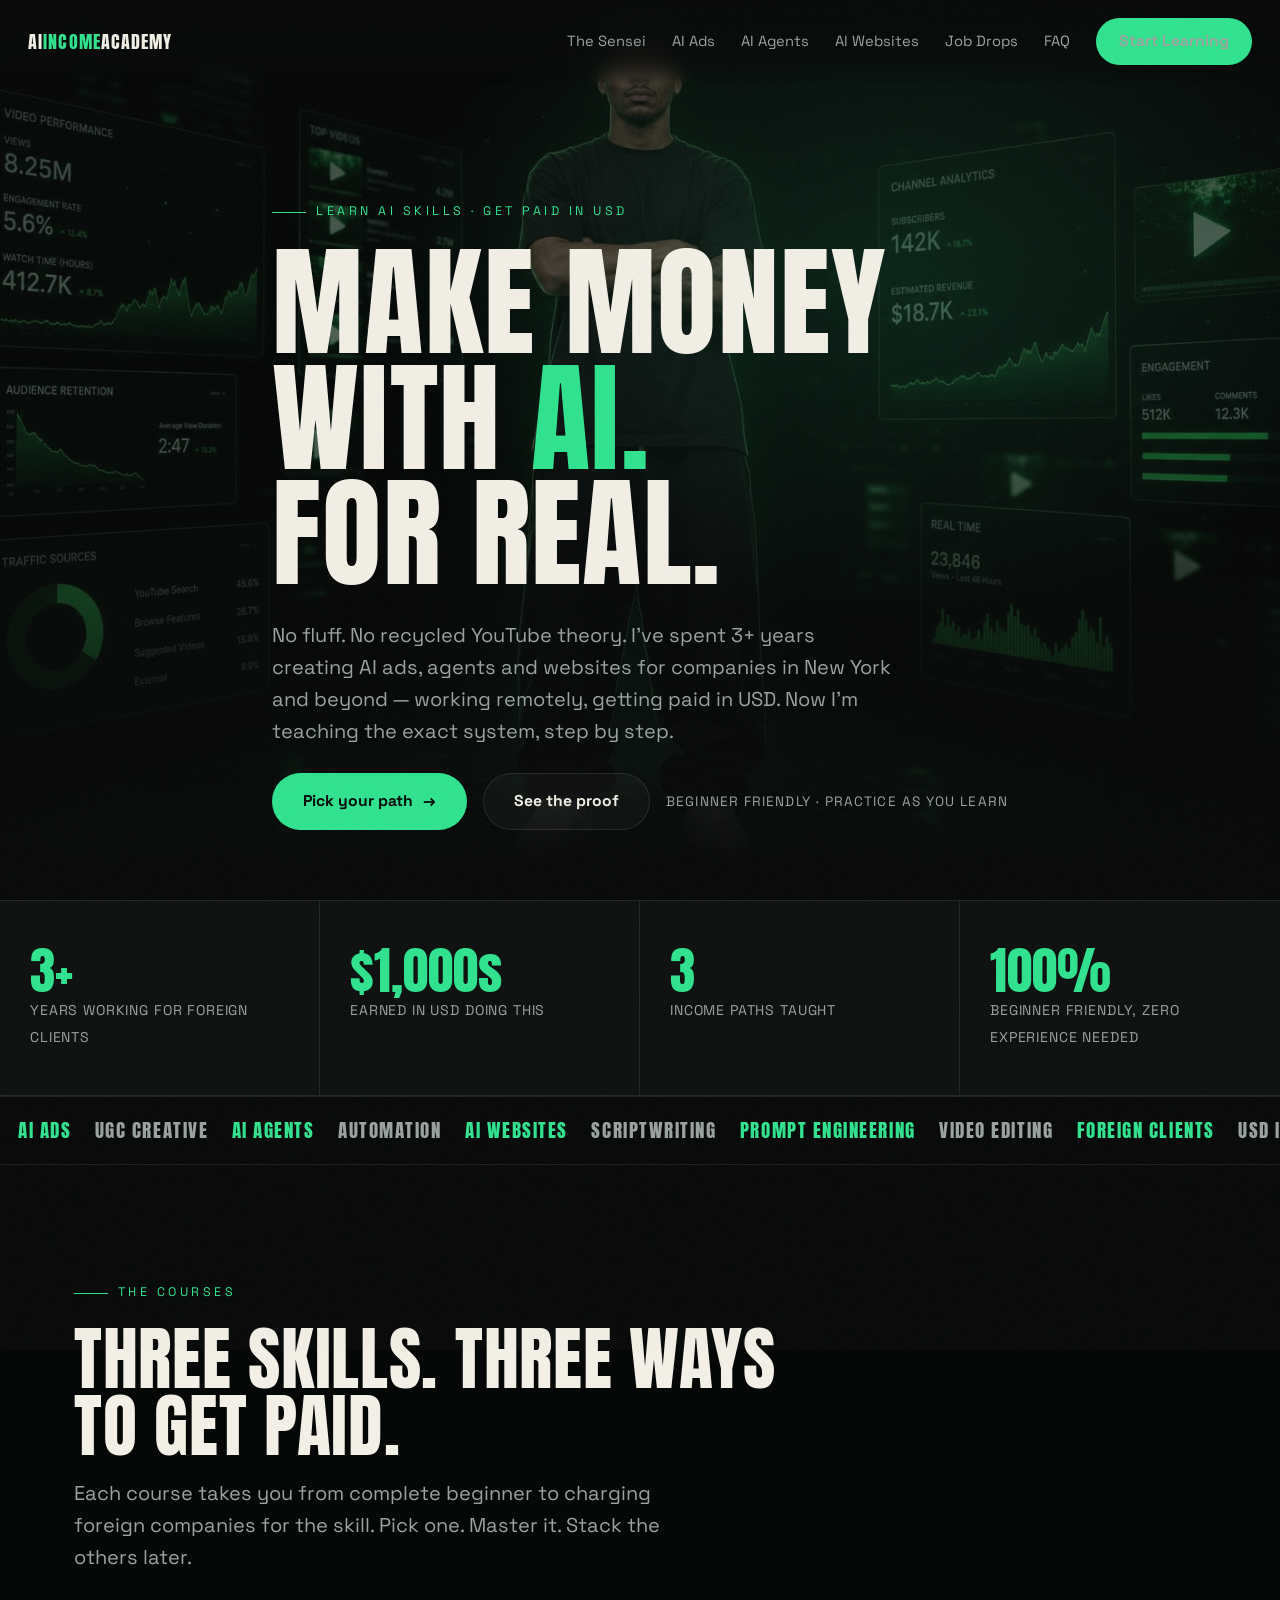
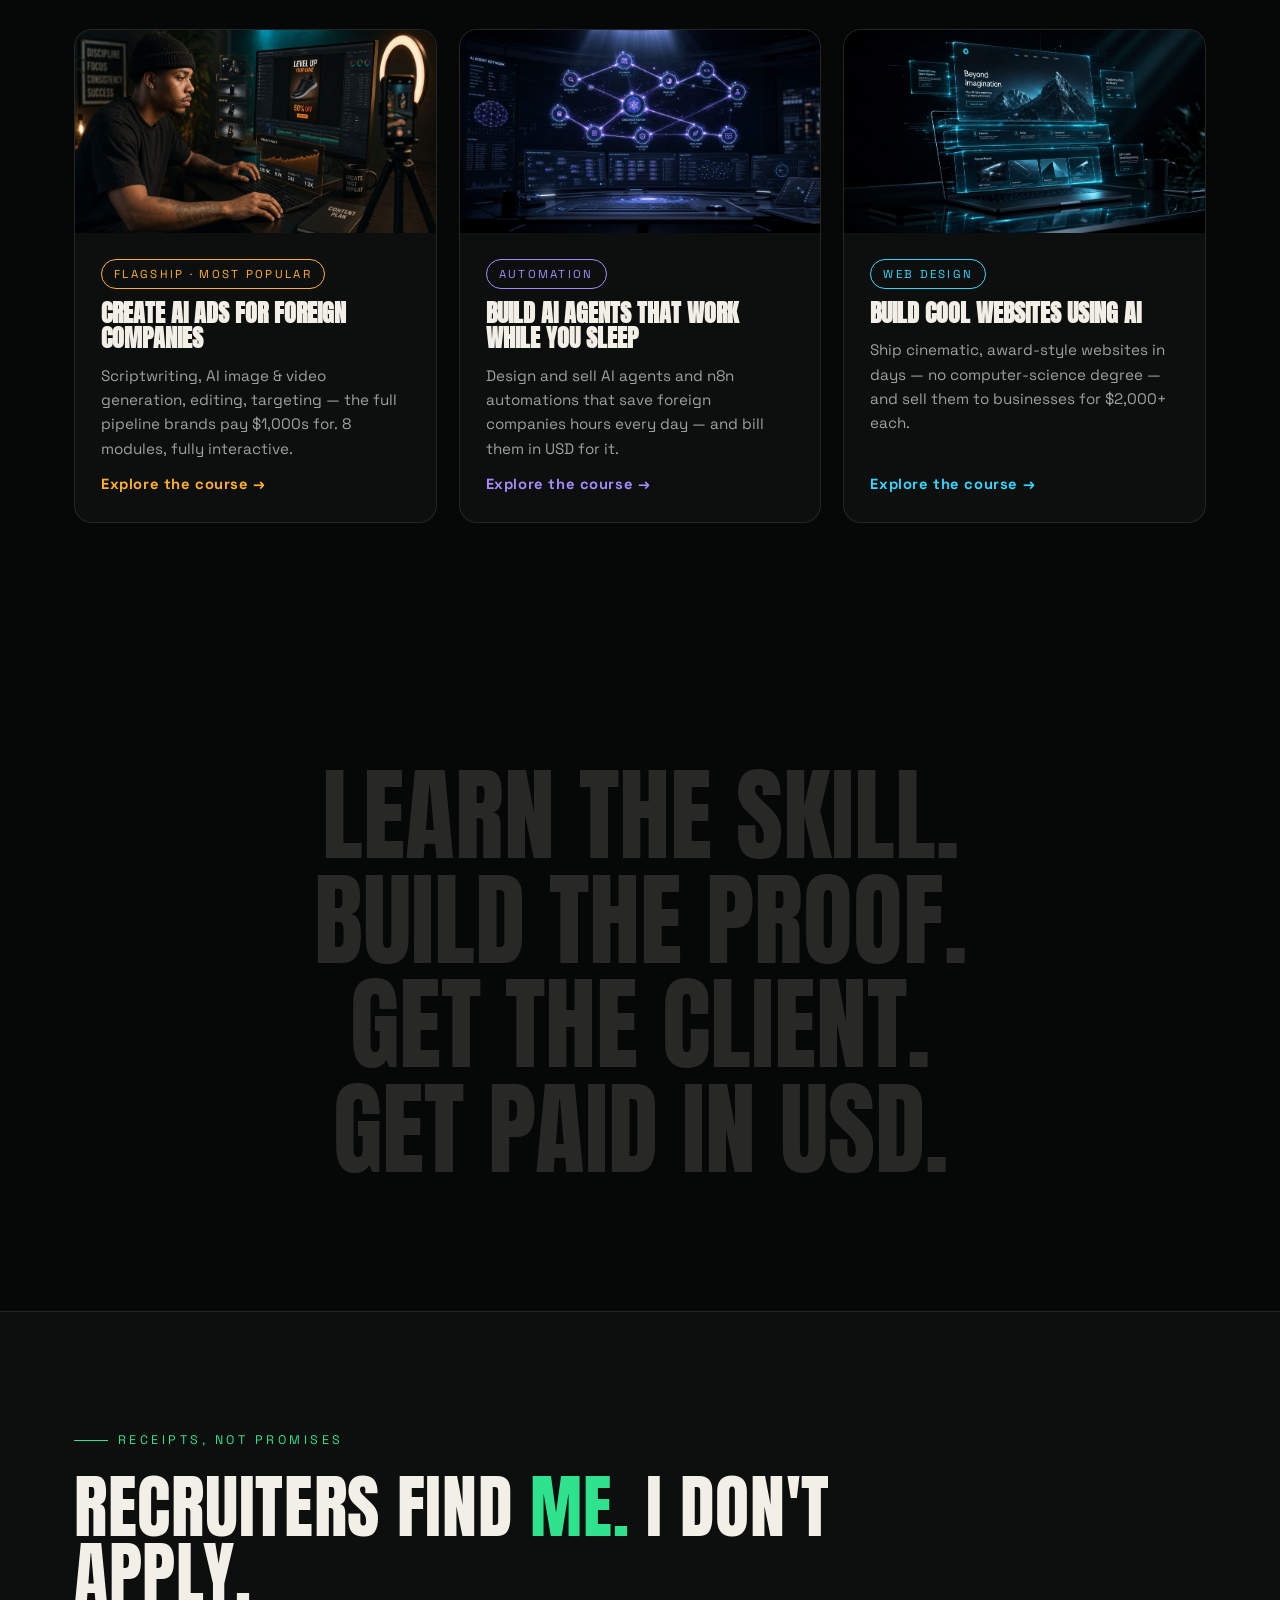
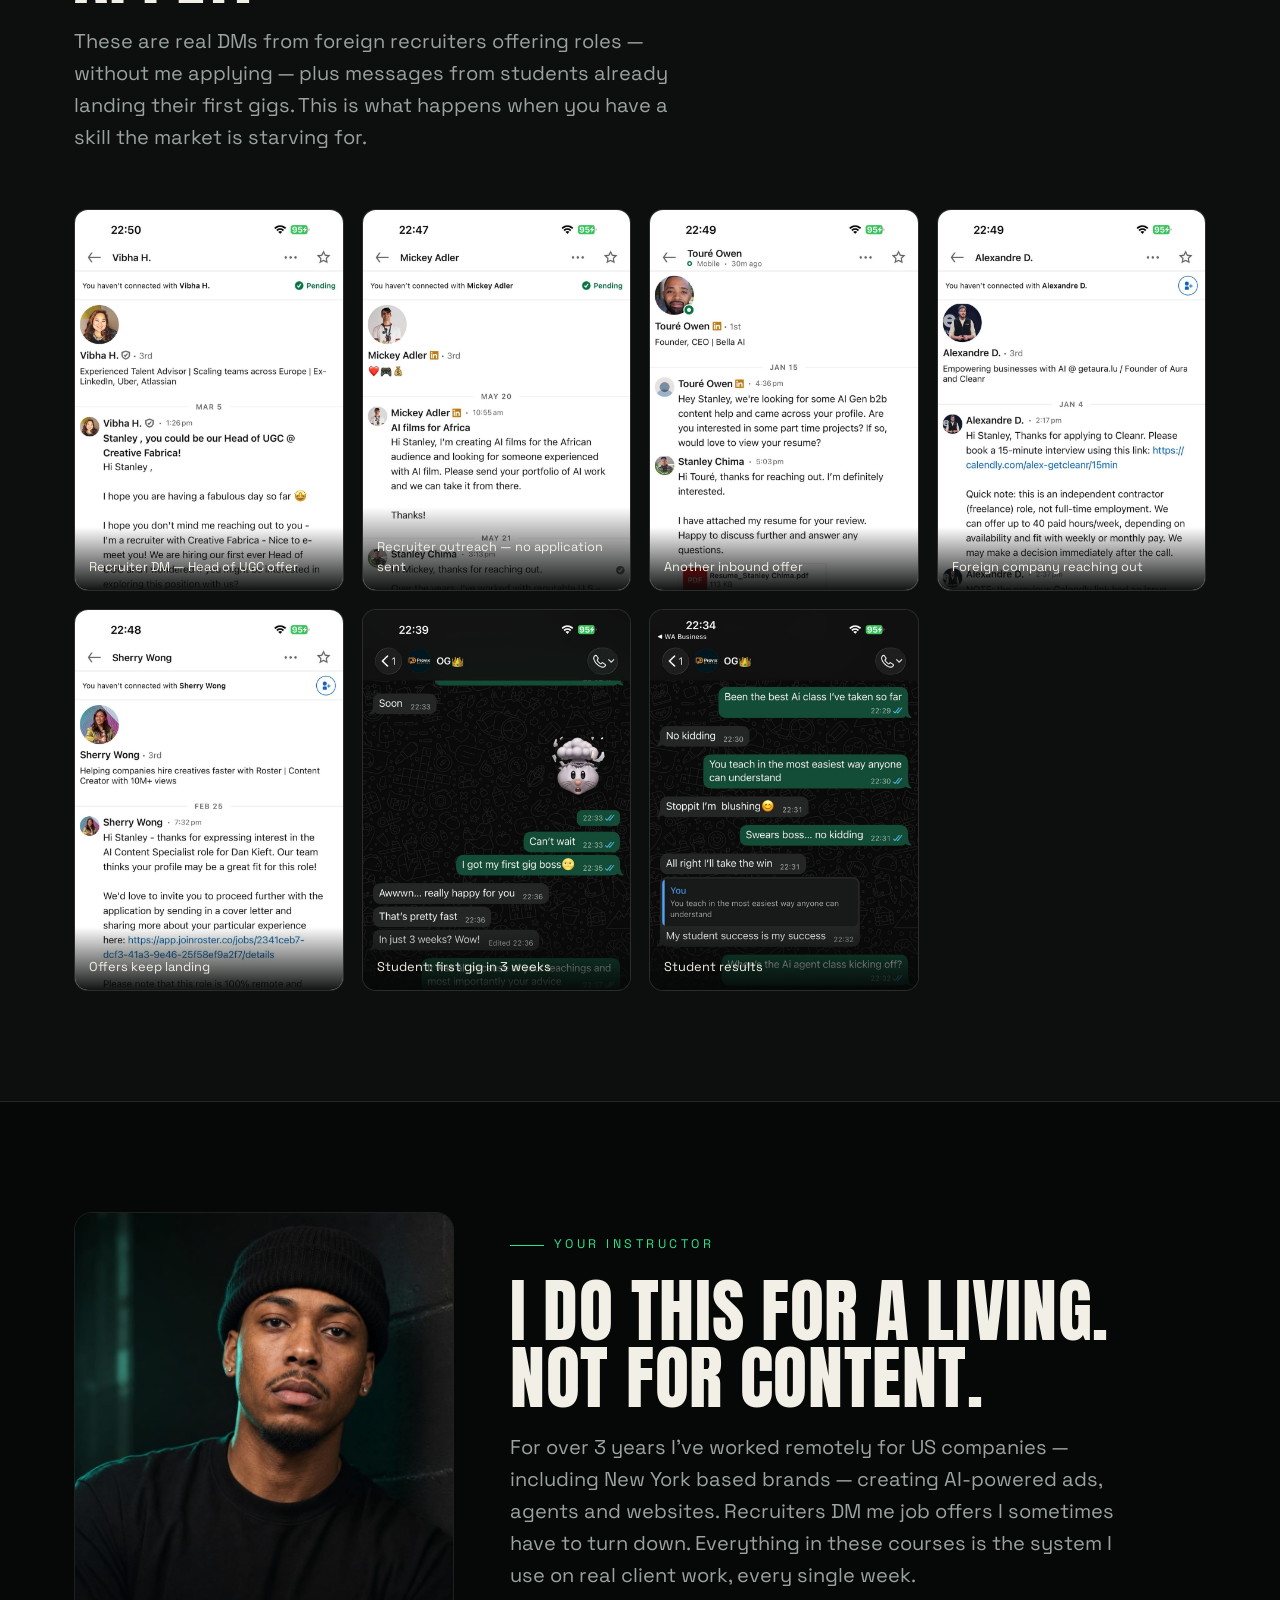
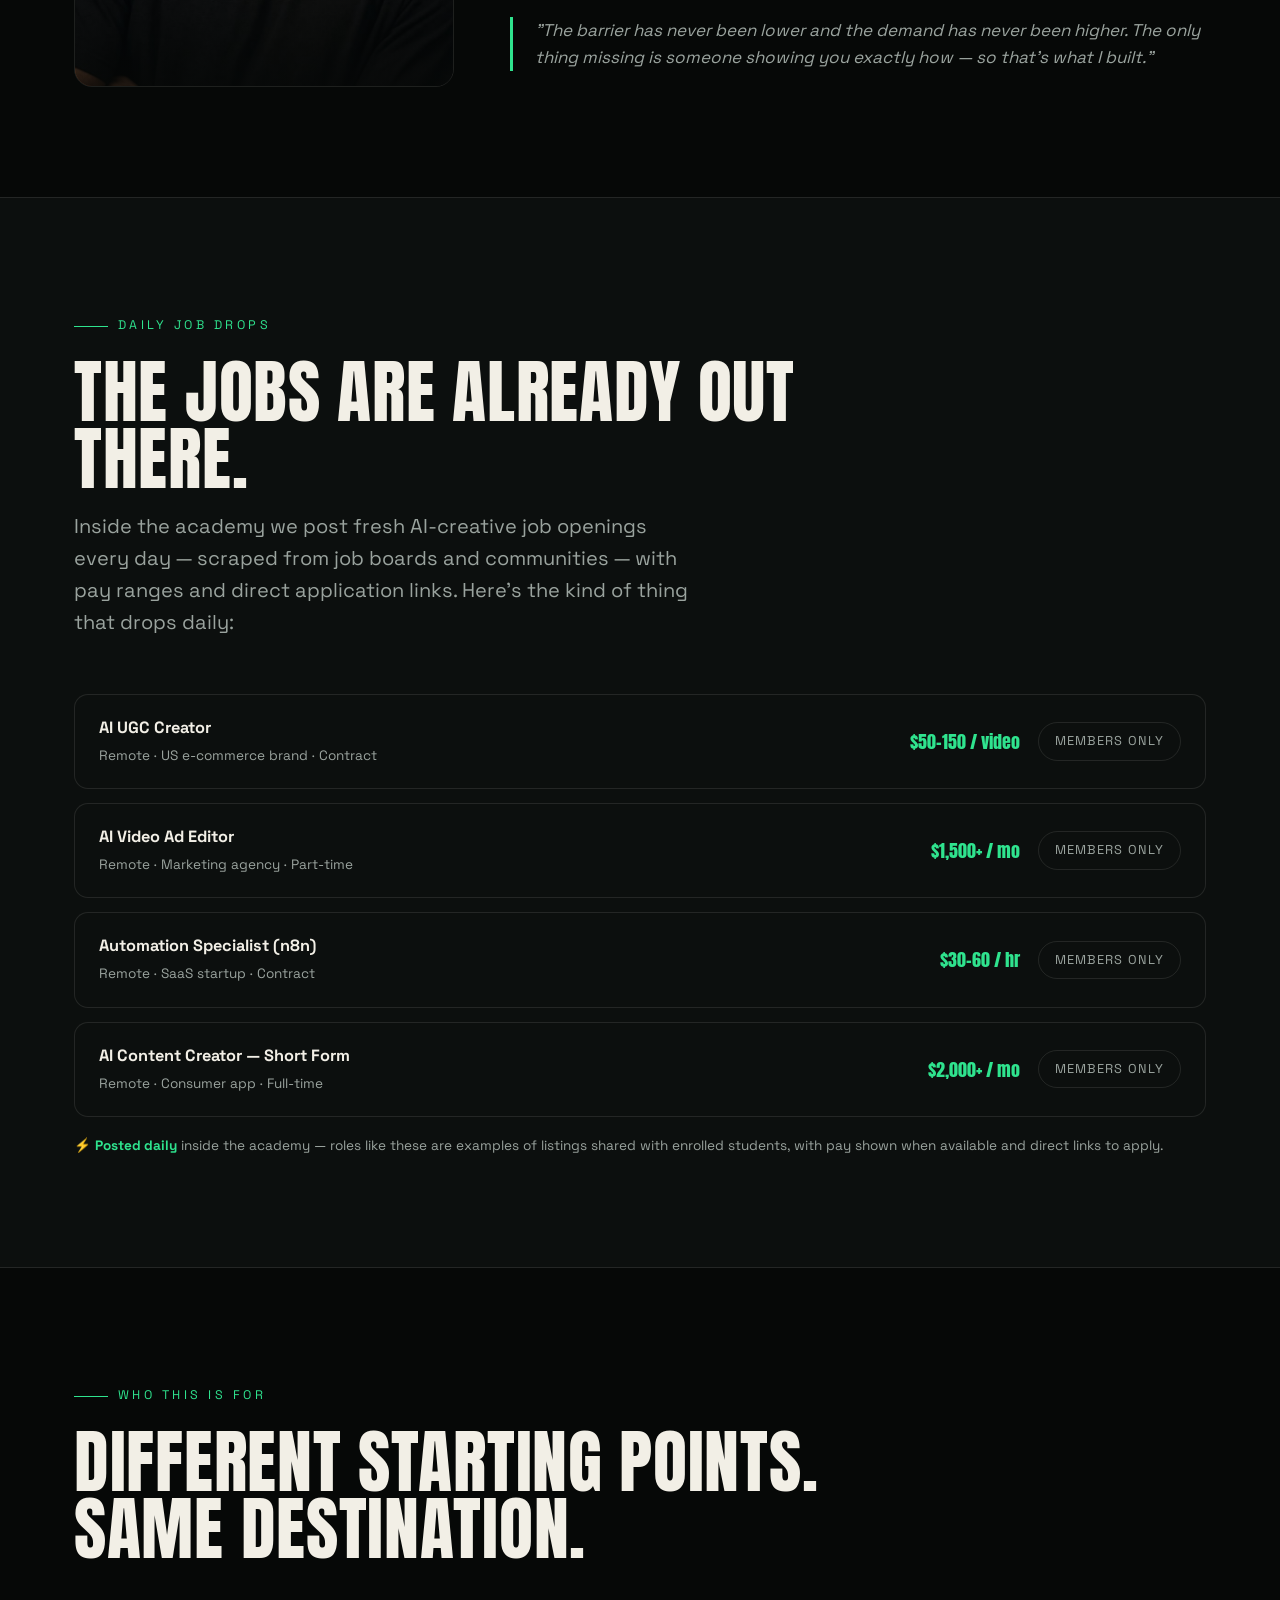
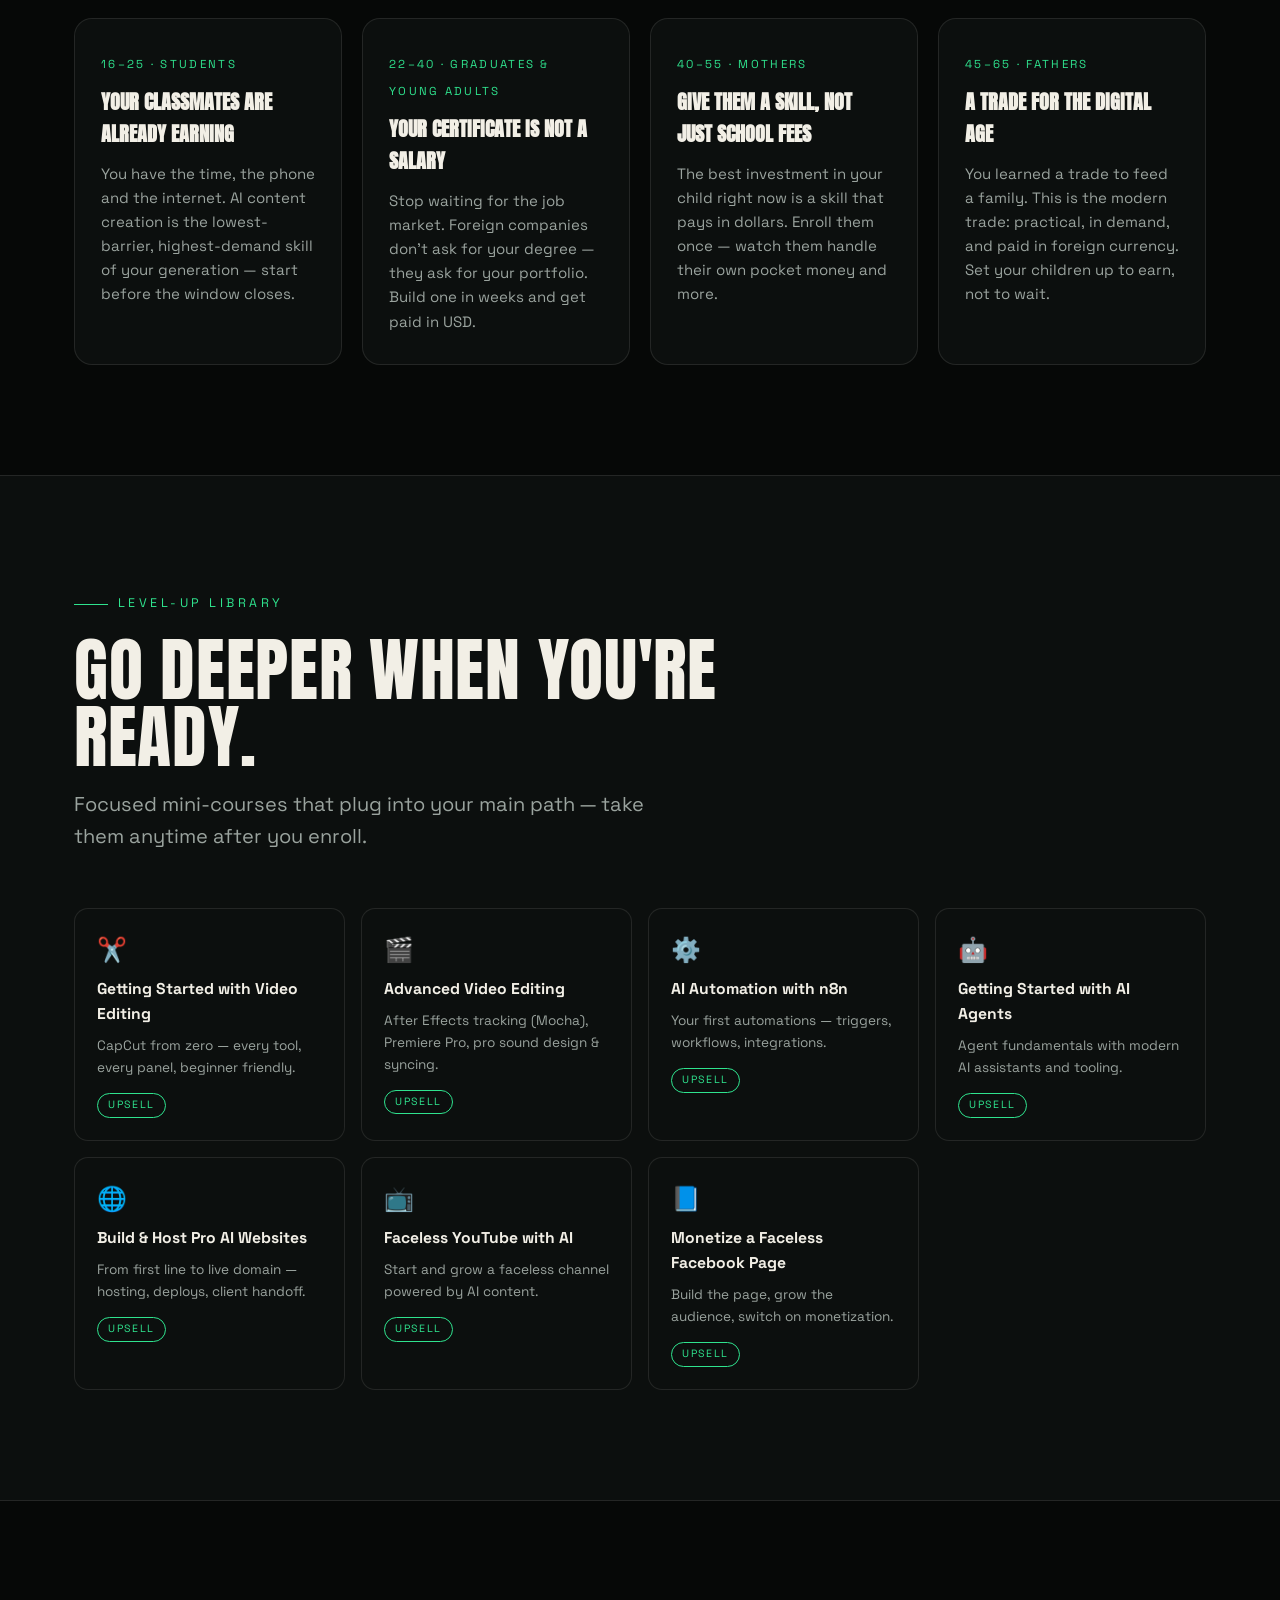
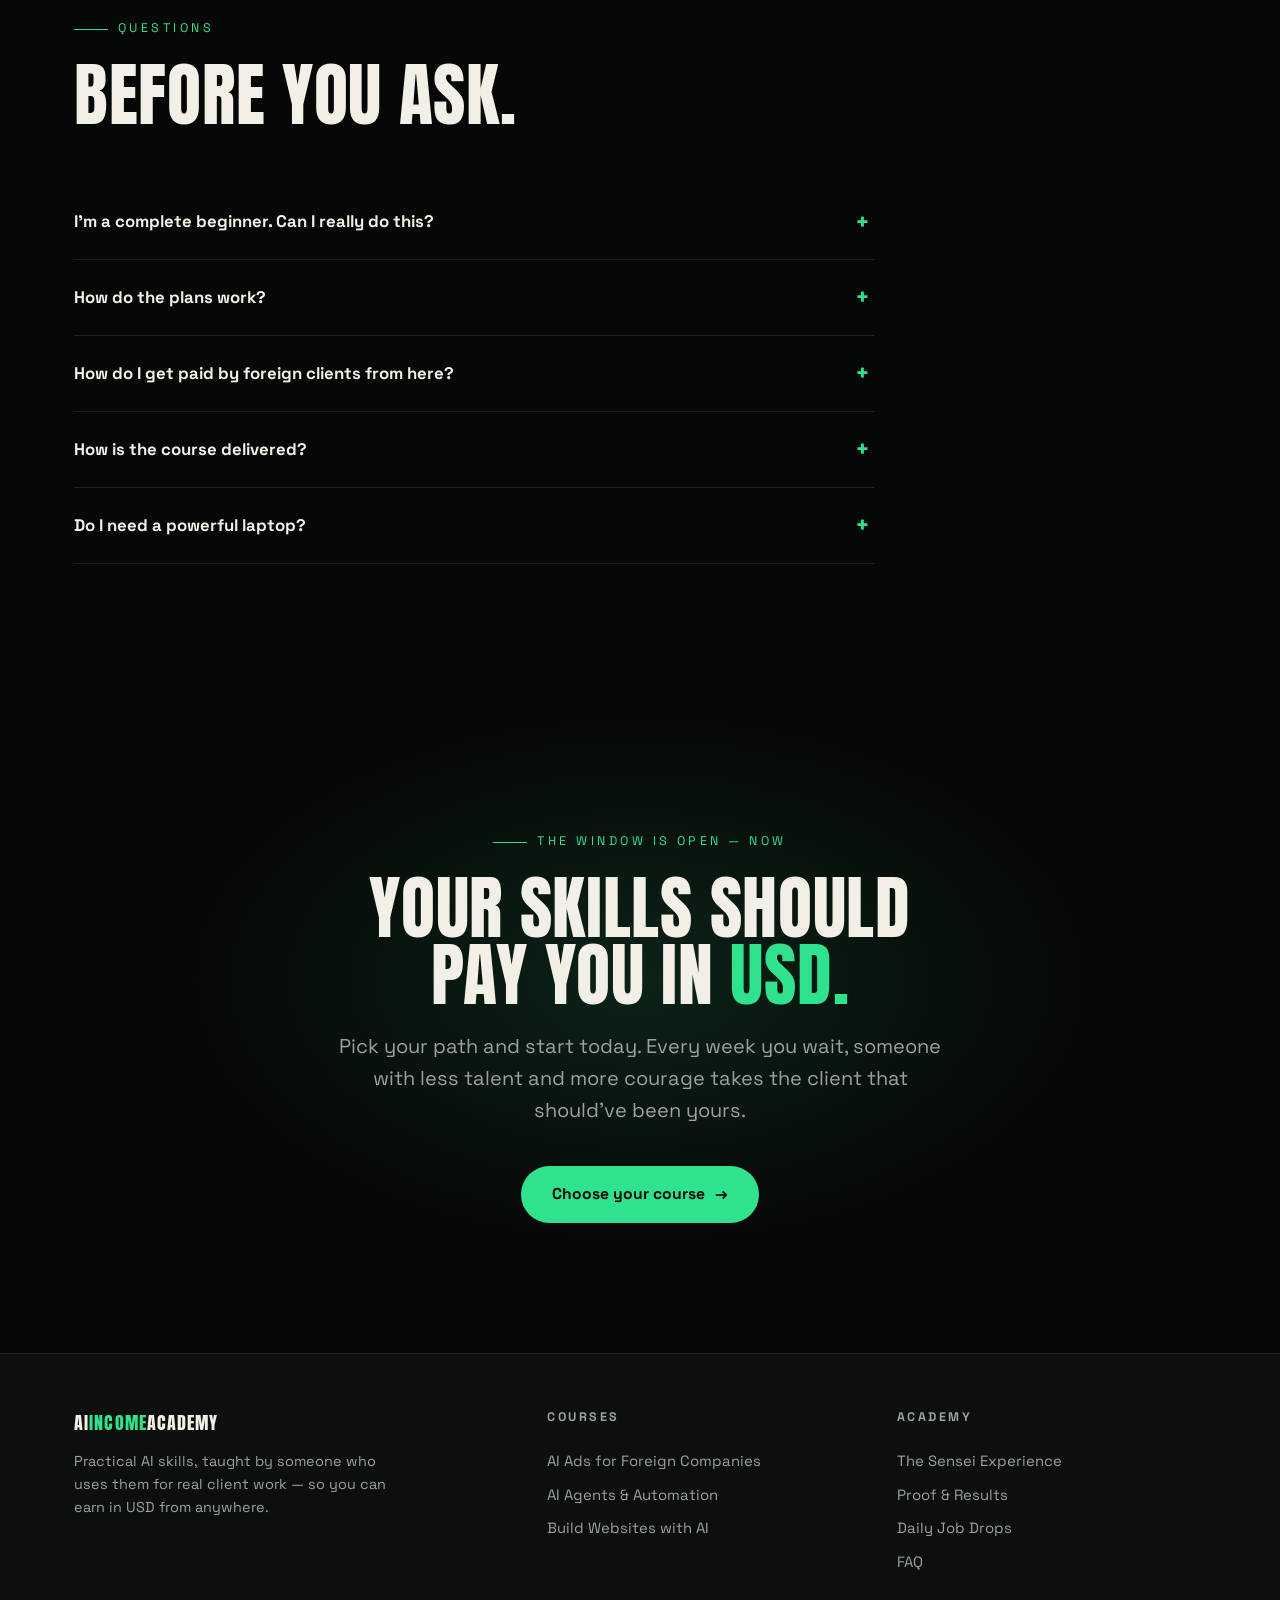
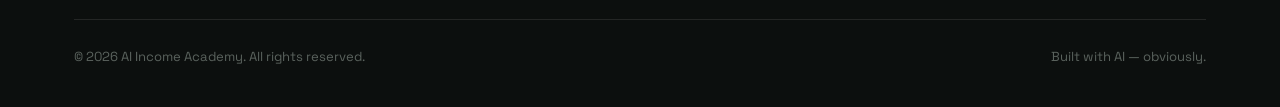
<file: index.html>
<!doctype html>
<html lang="en">
<head>
  <meta charset="utf-8" />
  <meta name="viewport" content="width=device-width, initial-scale=1" />
  <title>AI Income Academy — Learn AI Skills. Earn in USD.</title>
  <meta name="description" content="Learn the exact AI skills — AI ads, AI agents, AI websites — that foreign companies pay for in USD. Taught by a creator who's been doing it remotely for 3+ years." />
  <meta property="og:title" content="AI Income Academy — Learn AI Skills. Earn in USD." />
  <meta property="og:description" content="Three career paths. One goal: getting you paid in USD with AI skills." />
  <meta property="og:image" content="/assets/img/hero-hub.jpg" />
  <link rel="preconnect" href="https://fonts.googleapis.com" />
  <link rel="preconnect" href="https://fonts.gstatic.com" crossorigin />
  <link href="https://fonts.googleapis.com/css2?family=Anton&family=Space+Grotesk:wght@400;500;700&display=swap" rel="stylesheet" />
  <script>document.documentElement.classList.add("js")</script>
  <link rel="stylesheet" href="/css/styles.css" />
  <link rel="icon" href="data:image/svg+xml,<svg xmlns='http://www.w3.org/2000/svg' viewBox='0 0 100 100'><text y='.9em' font-size='90'>💸</text></svg>" />
</head>
<body>

  <nav class="nav">
    <a class="nav-logo" href="/">AI<b>INCOME</b>ACADEMY</a>
    <div class="nav-links">
      <a href="/sensei">The Sensei</a>
      <a href="/courses/ai-ads">AI Ads</a>
      <a href="/courses/ai-agents">AI Agents</a>
      <a href="/courses/ai-websites">AI Websites</a>
      <a href="#jobs">Job Drops</a>
      <a href="#faq">FAQ</a>
      <a class="btn btn-primary" href="#courses" style="padding:10px 22px">Start Learning</a>
    </div>
  </nav>

  <!-- HERO -->
  <header class="hero">
    <div class="hero-media"><img src="/assets/img/hero-hub.jpg" alt="Instructor standing in a dark studio surrounded by holographic ad screens" /></div>
    <div class="wrap">
      <span class="kicker">Learn AI skills · Get paid in USD</span>
      <h1 class="display h-hero">
        <span class="title-line"><span>Make money</span></span>
        <span class="title-line"><span>with <span class="accent">AI.</span></span></span>
        <span class="title-line"><span>For real.</span></span>
      </h1>
      <p class="lead" style="margin-top:28px">
        No fluff. No recycled YouTube theory. I've spent 3+ years creating AI ads, agents and websites
        for companies in New York and beyond — working remotely, getting paid in USD.
        Now I'm teaching the exact system, step by step.
      </p>
      <div class="hero-sub">
        <a class="btn btn-primary" href="#courses">Pick your path <span class="arr">→</span></a>
        <a class="btn btn-ghost" href="#proof">See the proof</a>
        <span class="hero-note">Beginner friendly · Practice as you learn</span>
      </div>
    </div>
  </header>

  <!-- STATS -->
  <section class="stats">
    <div class="stats-grid">
      <div class="stat"><b data-count="3" data-suffix="+">3+</b><span>Years working for foreign clients</span></div>
      <div class="stat"><b>$1,000s</b><span>Earned in USD doing this</span></div>
      <div class="stat"><b data-count="3">3</b><span>Income paths taught</span></div>
      <div class="stat"><b data-count="100" data-suffix="%">100%</b><span>Beginner friendly, zero experience needed</span></div>
    </div>
  </section>

  <div class="marquee" aria-hidden="true">
    <div class="marquee-track">
      <em>AI ADS</em> UGC CREATIVE <em>AI AGENTS</em> AUTOMATION <em>AI WEBSITES</em> SCRIPTWRITING <em>PROMPT ENGINEERING</em> VIDEO EDITING <em>FOREIGN CLIENTS</em> USD INCOME
      <em>AI ADS</em> UGC CREATIVE <em>AI AGENTS</em> AUTOMATION <em>AI WEBSITES</em> SCRIPTWRITING <em>PROMPT ENGINEERING</em> VIDEO EDITING <em>FOREIGN CLIENTS</em> USD INCOME
    </div>
  </div>

  <!-- COURSES -->
  <section class="section" id="courses">
    <div class="wrap">
      <div class="section-head reveal">
        <span class="kicker">The Courses</span>
        <h2 class="display h-1">Three skills. Three ways to get paid.</h2>
        <p class="lead" style="margin-top:18px">Each course takes you from complete beginner to charging foreign companies for the skill. Pick one. Master it. Stack the others later.</p>
      </div>
      <div class="cards">
        <a class="card reveal" href="/courses/ai-ads" style="--card-accent:#ffb02e">
          <div class="card-media"><img src="/assets/img/hero-ads.jpg" alt="Creator editing an AI video ad surrounded by holographic storyboards" loading="lazy" /></div>
          <div class="card-body">
            <span class="card-tag">Flagship · Most popular</span>
            <h3 class="card-title">Create AI Ads for Foreign Companies</h3>
            <p class="card-text">Scriptwriting, AI image &amp; video generation, editing, targeting — the full pipeline brands pay $1,000s for. 8 modules, fully interactive.</p>
            <span class="card-cta">Explore the course →</span>
          </div>
        </a>
        <a class="card reveal" href="/courses/ai-agents" style="--card-accent:#a78bfa">
          <div class="card-media"><img src="/assets/img/hero-agents.jpg" alt="Glowing network of AI agent nodes above a desk of automation dashboards" loading="lazy" /></div>
          <div class="card-body">
            <span class="card-tag">Automation</span>
            <h3 class="card-title">Build AI Agents that Work While You Sleep</h3>
            <p class="card-text">Design and sell AI agents and n8n automations that save foreign companies hours every day — and bill them in USD for it.</p>
            <span class="card-cta">Explore the course →</span>
          </div>
        </a>
        <a class="card reveal" href="/courses/ai-websites" style="--card-accent:#36d6ff">
          <div class="card-media"><img src="/assets/img/hero-web.jpg" alt="Holographic cinematic website floating above a laptop" loading="lazy" /></div>
          <div class="card-body">
            <span class="card-tag">Web Design</span>
            <h3 class="card-title">Build Cool Websites Using AI</h3>
            <p class="card-text">Ship cinematic, award-style websites in days — no computer-science degree — and sell them to businesses for $2,000+ each.</p>
            <span class="card-cta">Explore the course →</span>
          </div>
        </a>
      </div>
    </div>
  </section>

  <!-- KINETIC MANIFESTO -->
  <section class="kinetic" aria-label="Manifesto">
    <span class="word">Learn the skill.</span>
    <span class="word">Build the proof.</span>
    <span class="word">Get the client.</span>
    <span class="word">Get paid in USD.</span>
  </section>

  <!-- PROOF -->
  <section class="section proof-band" id="proof">
    <div class="wrap">
      <div class="section-head reveal">
        <span class="kicker">Receipts, not promises</span>
        <h2 class="display h-1">Recruiters find <span class="accent">me.</span> I don't apply.</h2>
        <p class="lead" style="margin-top:18px">
          These are real DMs from foreign recruiters offering roles — without me applying — plus messages from
          students already landing their first gigs. This is what happens when you have a skill the market is starving for.
        </p>
      </div>
      <div class="proof-grid reveal">
        <figure class="proof-item"><img src="/assets/proof/job-offer-1.jpg" alt="Recruiter DM offering a Head of UGC role" loading="lazy" /><figcaption>Recruiter DM — Head of UGC offer</figcaption></figure>
        <figure class="proof-item"><img src="/assets/proof/job-offer-2.jpg" alt="Recruiter job offer message" loading="lazy" /><figcaption>Recruiter outreach — no application sent</figcaption></figure>
        <figure class="proof-item"><img src="/assets/proof/job-offer-3.jpg" alt="Recruiter job offer message" loading="lazy" /><figcaption>Another inbound offer</figcaption></figure>
        <figure class="proof-item"><img src="/assets/proof/job-offer-4.jpg" alt="Recruiter job offer message" loading="lazy" /><figcaption>Foreign company reaching out</figcaption></figure>
        <figure class="proof-item"><img src="/assets/proof/job-offer-5.jpg" alt="Recruiter job offer message" loading="lazy" /><figcaption>Offers keep landing</figcaption></figure>
        <figure class="proof-item"><img src="/assets/proof/review-1.jpg" alt="Student message about landing their first gig in 3 weeks" loading="lazy" /><figcaption>Student: first gig in 3 weeks</figcaption></figure>
        <figure class="proof-item"><img src="/assets/proof/review-2.jpg" alt="Student review message" loading="lazy" /><figcaption>Student results</figcaption></figure>
      </div>
    </div>
  </section>

  <!-- TUTOR -->
  <section class="section">
    <div class="wrap tutor">
      <div class="tutor-photo reveal"><img src="/assets/img/tutor-portrait.jpg" alt="Your instructor — AI-generated portrait" /></div>
      <div class="reveal">
        <span class="kicker">Your instructor</span>
        <h2 class="display h-1">I do this for a living. Not for content.</h2>
        <p class="lead" style="margin-top:20px">
          For over 3 years I've worked remotely for US companies — including New York based brands — creating
          AI-powered ads, agents and websites. Recruiters DM me job offers I sometimes have to turn down.
          Everything in these courses is the system I use on real client work, every single week.
        </p>
        <p class="tutor-quote">
          "The barrier has never been lower and the demand has never been higher.
          The only thing missing is someone showing you exactly how — so that's what I built."
        </p>
      </div>
    </div>
  </section>

  <!-- JOB DROPS -->
  <section class="section proof-band" id="jobs">
    <div class="wrap">
      <div class="section-head reveal">
        <span class="kicker">Daily job drops</span>
        <h2 class="display h-1">The jobs are already out there.</h2>
        <p class="lead" style="margin-top:18px">
          Inside the academy we post fresh AI-creative job openings every day — scraped from job boards and
          communities — with pay ranges and direct application links. Here's the kind of thing that drops daily:
        </p>
      </div>
      <div class="jobs reveal">
        <div class="job">
          <div class="job-role"><b>AI UGC Creator</b><span>Remote · US e-commerce brand · Contract</span></div>
          <div class="job-pay">$50–150 / video</div>
          <span class="job-apply">Members only</span>
        </div>
        <div class="job">
          <div class="job-role"><b>AI Video Ad Editor</b><span>Remote · Marketing agency · Part-time</span></div>
          <div class="job-pay">$1,500+ / mo</div>
          <span class="job-apply">Members only</span>
        </div>
        <div class="job">
          <div class="job-role"><b>Automation Specialist (n8n)</b><span>Remote · SaaS startup · Contract</span></div>
          <div class="job-pay">$30–60 / hr</div>
          <span class="job-apply">Members only</span>
        </div>
        <div class="job">
          <div class="job-role"><b>AI Content Creator — Short Form</b><span>Remote · Consumer app · Full-time</span></div>
          <div class="job-pay">$2,000+ / mo</div>
          <span class="job-apply">Members only</span>
        </div>
      </div>
      <p class="jobs-note reveal">⚡ <b>Posted daily</b> inside the academy — roles like these are examples of listings shared with enrolled students, with pay shown when available and direct links to apply.</p>
    </div>
  </section>

  <!-- WHO IT'S FOR -->
  <section class="section">
    <div class="wrap">
      <div class="section-head reveal">
        <span class="kicker">Who this is for</span>
        <h2 class="display h-1">Different starting points. Same destination.</h2>
      </div>
      <div class="hooks">
        <div class="hook reveal">
          <span class="hook-age">16–25 · Students</span>
          <h3>Your classmates are already earning</h3>
          <p>You have the time, the phone and the internet. AI content creation is the lowest-barrier, highest-demand skill of your generation — start before the window closes.</p>
        </div>
        <div class="hook reveal">
          <span class="hook-age">22–40 · Graduates &amp; young adults</span>
          <h3>Your certificate is not a salary</h3>
          <p>Stop waiting for the job market. Foreign companies don't ask for your degree — they ask for your portfolio. Build one in weeks and get paid in USD.</p>
        </div>
        <div class="hook reveal">
          <span class="hook-age">40–55 · Mothers</span>
          <h3>Give them a skill, not just school fees</h3>
          <p>The best investment in your child right now is a skill that pays in dollars. Enroll them once — watch them handle their own pocket money and more.</p>
        </div>
        <div class="hook reveal">
          <span class="hook-age">45–65 · Fathers</span>
          <h3>A trade for the digital age</h3>
          <p>You learned a trade to feed a family. This is the modern trade: practical, in demand, and paid in foreign currency. Set your children up to earn, not to wait.</p>
        </div>
      </div>
    </div>
  </section>

  <!-- UPSELLS -->
  <section class="section proof-band">
    <div class="wrap">
      <div class="section-head reveal">
        <span class="kicker">Level-up library</span>
        <h2 class="display h-1">Go deeper when you're ready.</h2>
        <p class="lead" style="margin-top:18px">Focused mini-courses that plug into your main path — take them anytime after you enroll.</p>
      </div>
      <div class="upsells reveal">
        <div class="upsell"><span class="u-icon">✂️</span><b>Getting Started with Video Editing</b><span>CapCut from zero — every tool, every panel, beginner friendly.</span><span class="u-soon">Upsell</span></div>
        <div class="upsell"><span class="u-icon">🎬</span><b>Advanced Video Editing</b><span>After Effects tracking (Mocha), Premiere Pro, pro sound design &amp; syncing.</span><span class="u-soon">Upsell</span></div>
        <div class="upsell"><span class="u-icon">⚙️</span><b>AI Automation with n8n</b><span>Your first automations — triggers, workflows, integrations.</span><span class="u-soon">Upsell</span></div>
        <div class="upsell"><span class="u-icon">🤖</span><b>Getting Started with AI Agents</b><span>Agent fundamentals with modern AI assistants and tooling.</span><span class="u-soon">Upsell</span></div>
        <div class="upsell"><span class="u-icon">🌐</span><b>Build &amp; Host Pro AI Websites</b><span>From first line to live domain — hosting, deploys, client handoff.</span><span class="u-soon">Upsell</span></div>
        <div class="upsell"><span class="u-icon">📺</span><b>Faceless YouTube with AI</b><span>Start and grow a faceless channel powered by AI content.</span><span class="u-soon">Upsell</span></div>
        <div class="upsell"><span class="u-icon">📘</span><b>Monetize a Faceless Facebook Page</b><span>Build the page, grow the audience, switch on monetization.</span><span class="u-soon">Upsell</span></div>
      </div>
    </div>
  </section>

  <!-- FAQ -->
  <section class="section" id="faq">
    <div class="wrap">
      <div class="section-head reveal">
        <span class="kicker">Questions</span>
        <h2 class="display h-1">Before you ask.</h2>
      </div>
      <div class="faq reveal">
        <details>
          <summary>I'm a complete beginner. Can I really do this?</summary>
          <p>Yes — every course starts from absolute zero and is packed with exercises and tasks so you practice as you learn. If you can use a smartphone and a browser, you have everything you need to start.</p>
        </details>
        <details>
          <summary>How do the plans work?</summary>
          <p>Each course is a one-time payment (no subscriptions) with two tiers: STANDARD unlocks the core modules, PREMIUM unlocks everything — including the advanced sections, monetization playbooks and daily job drops.</p>
        </details>
        <details>
          <summary>How do I get paid by foreign clients from here?</summary>
          <p>The final module of the flagship course covers exactly this: finding foreign clients, the platforms that work, setting up your profile so recruiters come to you, negotiating in USD, and receiving payments with a US bank account.</p>
        </details>
        <details>
          <summary>How is the course delivered?</summary>
          <p>Video lessons hosted on a dedicated course site — watch directly on the page, module by module. After payment you get your private access link and sign-up instructions immediately.</p>
        </details>
        <details>
          <summary>Do I need a powerful laptop?</summary>
          <p>No. The AI tools we use run in the cloud — the heavy lifting happens on their servers, not your machine. A basic laptop or even a good phone gets you through most of the coursework.</p>
        </details>
      </div>
    </div>
  </section>

  <!-- FINALE -->
  <section class="finale">
    <span class="kicker" style="justify-content:center">The window is open — now</span>
    <h2 class="display h-1">Your skills should<br />pay you in <span class="accent">USD.</span></h2>
    <p class="lead">Pick your path and start today. Every week you wait, someone with less talent and more courage takes the client that should've been yours.</p>
    <a class="btn btn-primary" href="#courses">Choose your course <span class="arr">→</span></a>
  </section>

  <!-- FOOTER -->
  <footer class="footer">
    <div class="wrap">
      <div class="footer-grid">
        <div class="footer-brand">
          <span class="nav-logo">AI<b>INCOME</b>ACADEMY</span>
          <p>Practical AI skills, taught by someone who uses them for real client work — so you can earn in USD from anywhere.</p>
        </div>
        <div>
          <h4>Courses</h4>
          <a href="/courses/ai-ads">AI Ads for Foreign Companies</a>
          <a href="/courses/ai-agents">AI Agents &amp; Automation</a>
          <a href="/courses/ai-websites">Build Websites with AI</a>
        </div>
        <div>
          <h4>Academy</h4>
          <a href="/sensei">The Sensei Experience</a>
          <a href="#proof">Proof &amp; Results</a>
          <a href="#jobs">Daily Job Drops</a>
          <a href="#faq">FAQ</a>
        </div>
      </div>
      <div class="footer-bottom">
        <span>© 2026 AI Income Academy. All rights reserved.</span>
        <span>Built with AI — obviously.</span>
      </div>
    </div>
  </footer>

  <script src="/js/app.js"></script>
</body>
</html>
</file>
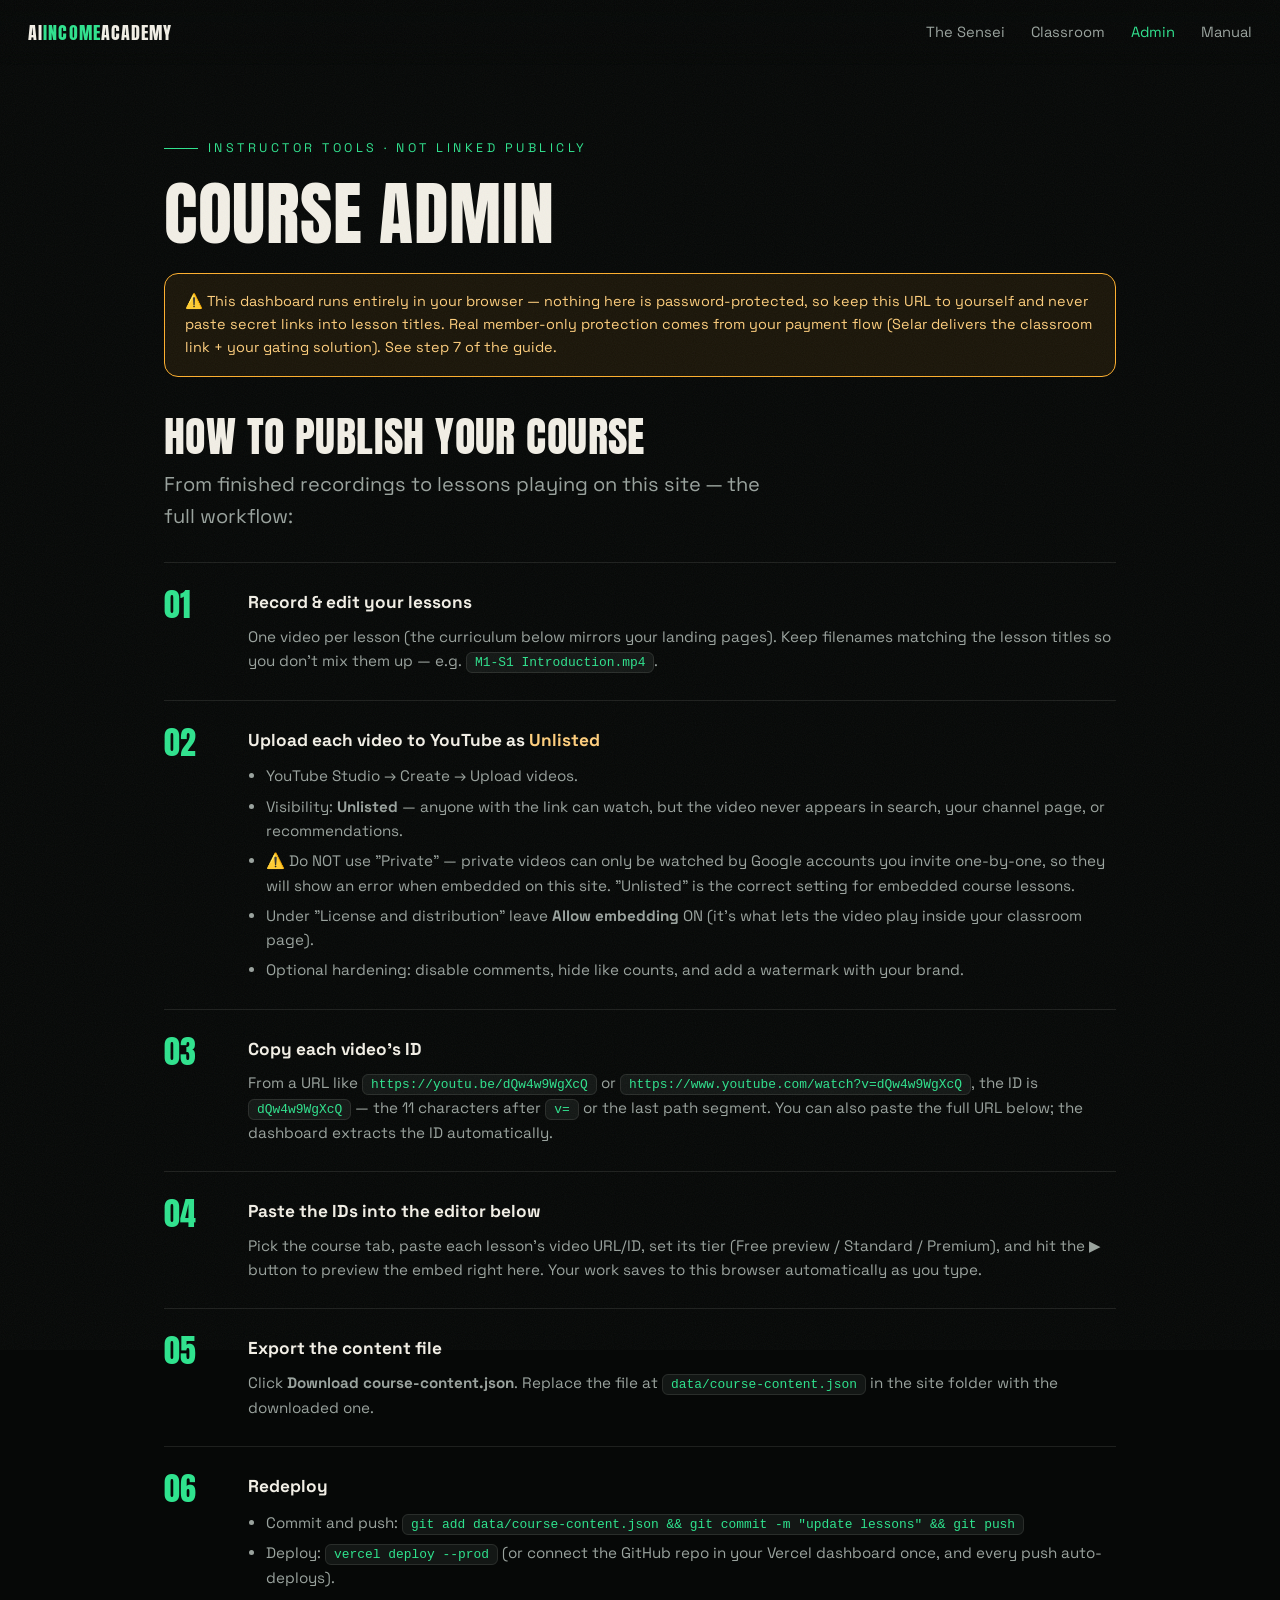
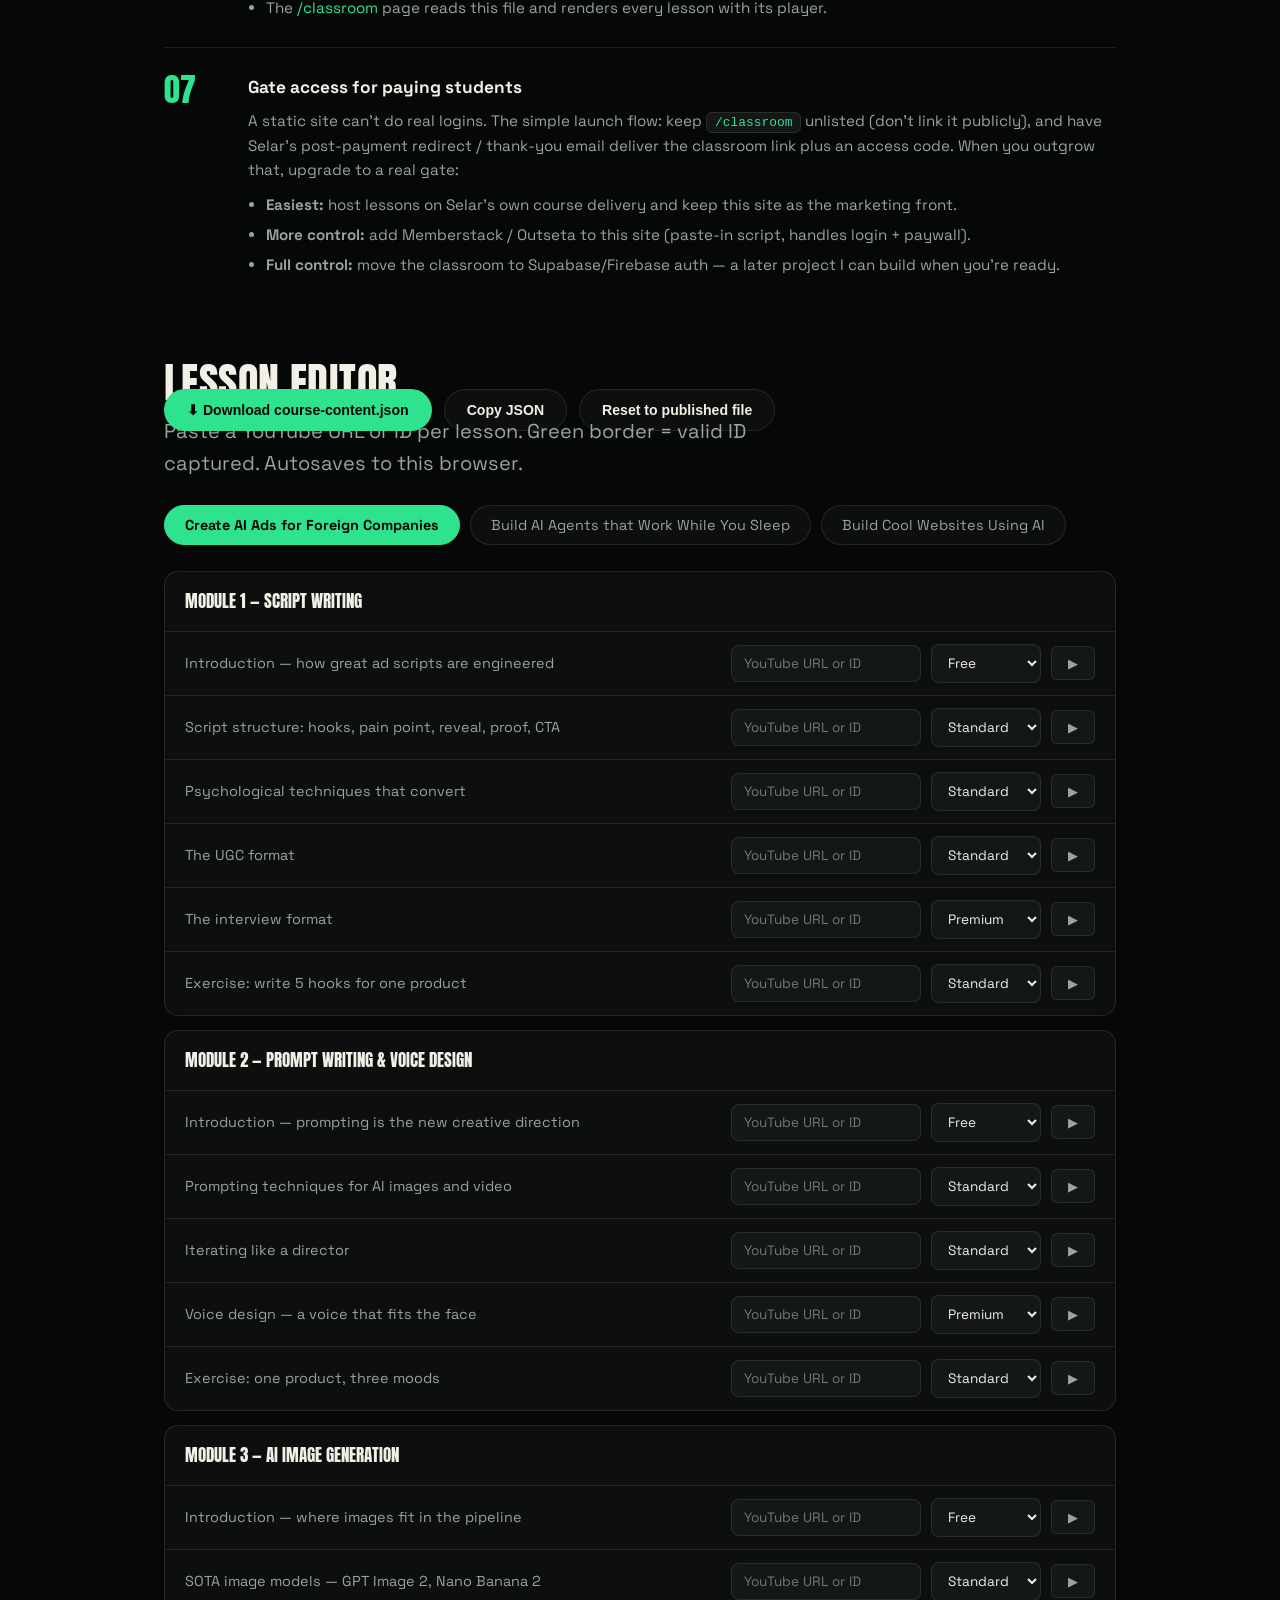
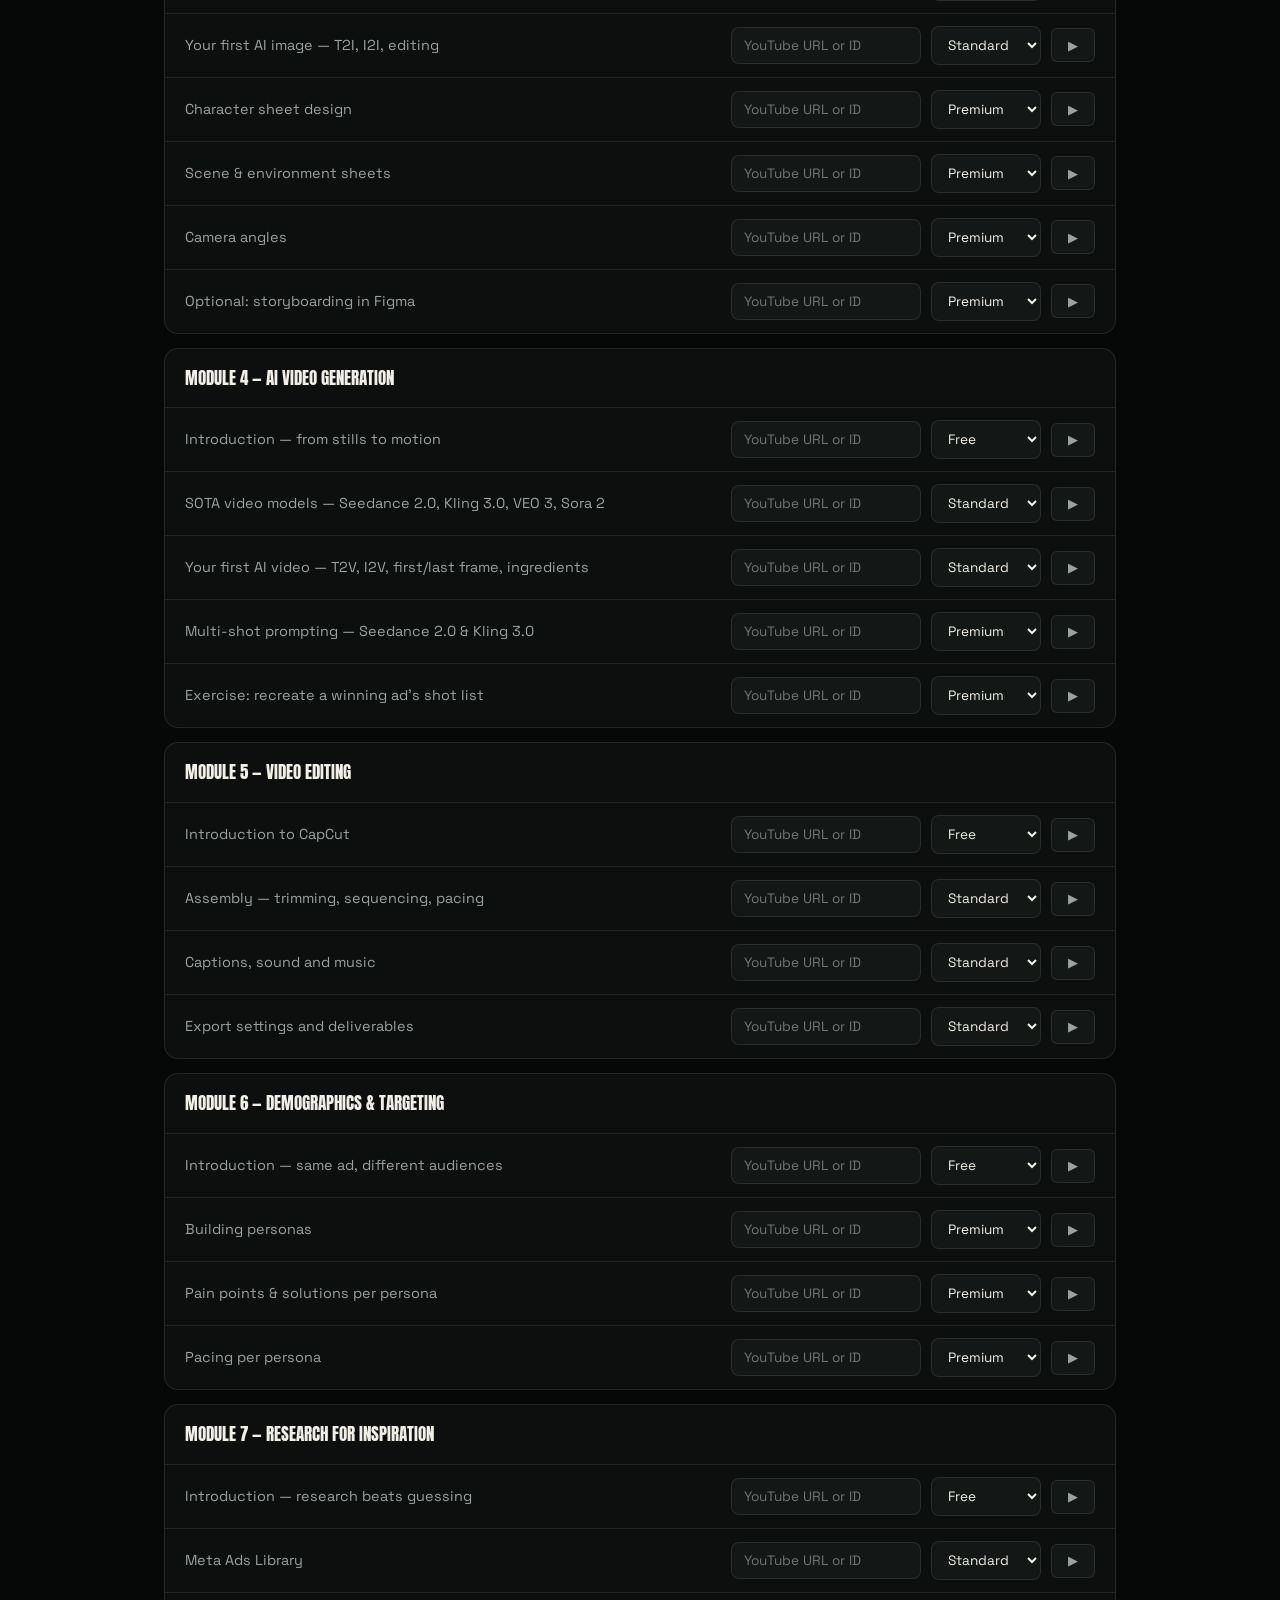
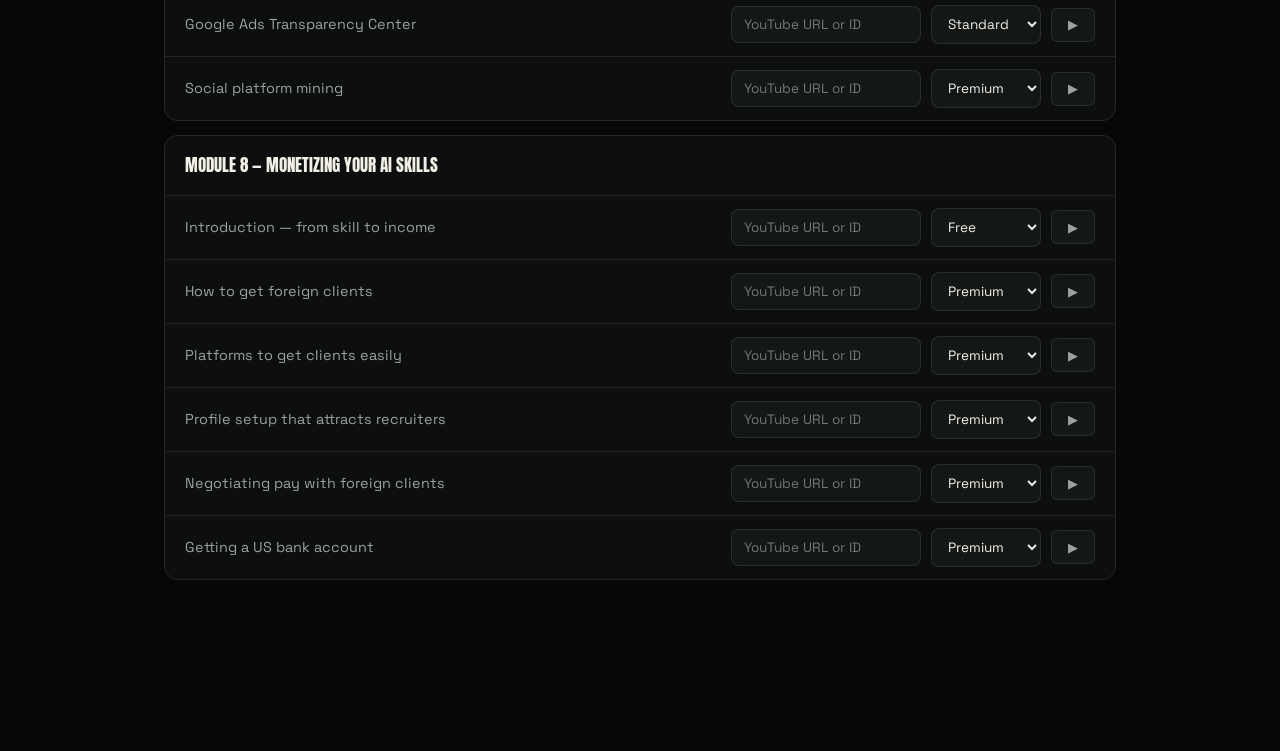
<file: admin.html>
<!doctype html>
<html lang="en">
<head>
  <meta charset="utf-8" />
  <meta name="viewport" content="width=device-width, initial-scale=1" />
  <title>Course Admin — AI Income Academy</title>
  <meta name="robots" content="noindex, nofollow" />
  <link rel="preconnect" href="https://fonts.googleapis.com" />
  <link rel="preconnect" href="https://fonts.gstatic.com" crossorigin />
  <link href="https://fonts.googleapis.com/css2?family=Anton&family=Space+Grotesk:wght@400;500;700&display=swap" rel="stylesheet" />
  <script>document.documentElement.classList.add("js")</script>
  <link rel="stylesheet" href="/css/styles.css" />
  <link rel="icon" href="data:image/svg+xml,<svg xmlns='http://www.w3.org/2000/svg' viewBox='0 0 100 100'><text y='.9em' font-size='90'>🛠️</text></svg>" />
  <style>
    .admin-wrap { max-width: 1000px; margin: 0 auto; padding: 130px 24px 80px; }
    .admin-banner {
      border: 1px solid #ffb02e; border-radius: 14px; padding: 16px 20px;
      background: rgba(255, 176, 46, 0.08); color: #ffcf7d; font-size: 0.9rem; margin-bottom: 40px;
    }
    .guide-steps { counter-reset: step; display: flex; flex-direction: column; gap: 0; margin-top: 30px; }
    .gstep { display: grid; grid-template-columns: 64px 1fr; gap: 20px; padding: 26px 0; border-top: 1px solid var(--line); }
    .gstep::before {
      counter-increment: step; content: "0" counter(step);
      font-family: var(--font-display); font-size: 2rem; color: var(--accent); line-height: 1;
    }
    .gstep h3 { font-size: 1.08rem; margin-bottom: 8px; }
    .gstep p, .gstep li { color: var(--muted); font-size: 0.95rem; }
    .gstep ul { margin: 10px 0 0 18px; display: flex; flex-direction: column; gap: 6px; }
    .gstep code {
      background: var(--ink-3); border: 1px solid var(--line); border-radius: 6px;
      padding: 2px 8px; font-size: 0.85em; color: var(--accent);
    }
    .warn { color: #ffcf7d; }

    .editor { margin-top: 60px; }
    .course-tabs { display: flex; gap: 10px; margin: 26px 0; flex-wrap: wrap; }
    .course-tabs button {
      background: var(--ink-2); border: 1px solid var(--line); color: var(--muted);
      border-radius: 999px; padding: 10px 20px; cursor: pointer; font-family: var(--font-body);
      font-size: 0.9rem; transition: all 0.2s;
    }
    .course-tabs button.on { background: var(--accent); color: var(--ink); border-color: var(--accent); font-weight: 700; }
    .ed-module { border: 1px solid var(--line); border-radius: 14px; background: var(--ink-2); margin-bottom: 14px; overflow: hidden; }
    .ed-module > h4 {
      padding: 16px 20px; font-family: var(--font-display); text-transform: uppercase;
      font-weight: 400; font-size: 1.05rem; border-bottom: 1px solid var(--line);
    }
    .ed-lesson {
      display: grid; grid-template-columns: 1fr 190px 110px 44px; gap: 10px; align-items: center;
      padding: 12px 20px; border-top: 1px solid var(--line); font-size: 0.9rem;
    }
    .ed-lesson:first-of-type { border-top: none; }
    .ed-lesson .lt { color: var(--muted); }
    .ed-lesson input, .ed-lesson select {
      background: var(--ink-3); border: 1px solid var(--line); color: var(--bone);
      border-radius: 8px; padding: 9px 12px; font-family: var(--font-body); font-size: 0.85rem; width: 100%;
    }
    .ed-lesson input:focus, .ed-lesson select:focus { outline: 1px solid var(--accent); border-color: var(--accent); }
    .ed-lesson input.ok { border-color: #2fe38e; }
    .ed-lesson .pv {
      width: 44px; height: 34px; border-radius: 6px; border: 1px solid var(--line);
      display: grid; place-items: center; color: var(--muted); cursor: pointer; background: var(--ink-3);
    }
    .ed-lesson .pv:hover { color: var(--accent); border-color: var(--accent); }
    .toolbar { display: flex; gap: 12px; flex-wrap: wrap; margin: 26px 0; position: sticky; bottom: 16px; z-index: 5; }
    .toolbar .btn { font-size: 0.88rem; padding: 12px 22px; }
    #statusMsg { color: var(--accent); font-size: 0.85rem; align-self: center; }
    #previewModal {
      position: fixed; inset: 0; background: rgba(6,8,7,0.9); z-index: 200;
      display: none; place-items: center; padding: 24px;
    }
    #previewModal.open { display: grid; }
    #previewModal .box { width: min(860px, 100%); aspect-ratio: 16/9; background: #000; border-radius: 14px; overflow: hidden; border: 1px solid var(--line); }
    #previewModal iframe { width: 100%; height: 100%; border: 0; }
    #previewModal .close { position: absolute; top: 22px; right: 28px; font-size: 2rem; color: var(--bone); cursor: pointer; background: none; border: none; }
    @media (max-width: 760px) { .ed-lesson { grid-template-columns: 1fr; } .gstep { grid-template-columns: 44px 1fr; } }
  </style>
</head>
<body>

  <nav class="nav">
    <a class="nav-logo" href="/">AI<b>INCOME</b>ACADEMY</a>
    <div class="nav-links">
      <a href="/sensei">The Sensei</a>
      <a href="/classroom">Classroom</a>
      <a href="/admin" class="active">Admin</a>
      <a href="/guide">Manual</a>
    </div>
  </nav>

  <div class="admin-wrap">
    <span class="kicker">Instructor tools · Not linked publicly</span>
    <h1 class="display h-1">Course Admin</h1>

    <div class="admin-banner" style="margin-top:26px">
      ⚠️ This dashboard runs entirely in your browser — nothing here is password-protected, so keep this URL to yourself
      and never paste secret links into lesson titles. Real member-only protection comes from your payment flow
      (Selar delivers the classroom link + your gating solution). See step 7 of the guide.
    </div>

    <!-- ================= GUIDE ================= -->
    <section>
      <h2 class="display h-2">How to publish your course</h2>
      <p class="lead" style="margin-top:12px">From finished recordings to lessons playing on this site — the full workflow:</p>

      <div class="guide-steps">
        <div class="gstep">
          <div>
            <h3>Record &amp; edit your lessons</h3>
            <p>One video per lesson (the curriculum below mirrors your landing pages). Keep filenames matching the lesson titles so you don't mix them up — e.g. <code>M1-S1 Introduction.mp4</code>.</p>
          </div>
        </div>
        <div class="gstep">
          <div>
            <h3>Upload each video to YouTube as <span class="warn">Unlisted</span></h3>
            <ul>
              <li>YouTube Studio → Create → Upload videos.</li>
              <li>Visibility: <b>Unlisted</b> — anyone with the link can watch, but the video never appears in search, your channel page, or recommendations.</li>
              <li class="warn">⚠️ Do NOT use "Private" — private videos can only be watched by Google accounts you invite one-by-one, so they will show an error when embedded on this site. "Unlisted" is the correct setting for embedded course lessons.</li>
              <li>Under "License and distribution" leave <b>Allow embedding</b> ON (it's what lets the video play inside your classroom page).</li>
              <li>Optional hardening: disable comments, hide like counts, and add a watermark with your brand.</li>
            </ul>
          </div>
        </div>
        <div class="gstep">
          <div>
            <h3>Copy each video's ID</h3>
            <p>From a URL like <code>https://youtu.be/dQw4w9WgXcQ</code> or <code>https://www.youtube.com/watch?v=dQw4w9WgXcQ</code>, the ID is <code>dQw4w9WgXcQ</code> — the 11 characters after <code>v=</code> or the last path segment. You can also paste the full URL below; the dashboard extracts the ID automatically.</p>
          </div>
        </div>
        <div class="gstep">
          <div>
            <h3>Paste the IDs into the editor below</h3>
            <p>Pick the course tab, paste each lesson's video URL/ID, set its tier (Free preview / Standard / Premium), and hit the ▶ button to preview the embed right here. Your work saves to this browser automatically as you type.</p>
          </div>
        </div>
        <div class="gstep">
          <div>
            <h3>Export the content file</h3>
            <p>Click <b>Download course-content.json</b>. Replace the file at <code>data/course-content.json</code> in the site folder with the downloaded one.</p>
          </div>
        </div>
        <div class="gstep">
          <div>
            <h3>Redeploy</h3>
            <ul>
              <li>Commit and push: <code>git add data/course-content.json && git commit -m "update lessons" && git push</code></li>
              <li>Deploy: <code>vercel deploy --prod</code> (or connect the GitHub repo in your Vercel dashboard once, and every push auto-deploys).</li>
              <li>The <a href="/classroom" style="color:var(--accent)">/classroom</a> page reads this file and renders every lesson with its player.</li>
            </ul>
          </div>
        </div>
        <div class="gstep">
          <div>
            <h3>Gate access for paying students</h3>
            <p>A static site can't do real logins. The simple launch flow: keep <code>/classroom</code> unlisted (don't link it publicly), and have Selar's post-payment redirect / thank-you email deliver the classroom link plus an access code. When you outgrow that, upgrade to a real gate:</p>
            <ul>
              <li><b>Easiest:</b> host lessons on Selar's own course delivery and keep this site as the marketing front.</li>
              <li><b>More control:</b> add Memberstack / Outseta to this site (paste-in script, handles login + paywall).</li>
              <li><b>Full control:</b> move the classroom to Supabase/Firebase auth — a later project I can build when you're ready.</li>
            </ul>
          </div>
        </div>
      </div>
    </section>

    <!-- ================= EDITOR ================= -->
    <section class="editor">
      <h2 class="display h-2">Lesson editor</h2>
      <p class="lead" style="margin-top:12px">Paste a YouTube URL or ID per lesson. Green border = valid ID captured. Autosaves to this browser.</p>

      <div class="course-tabs" id="courseTabs"></div>
      <div id="editorBody"></div>

      <div class="toolbar">
        <button class="btn btn-primary" id="btnDownload">⬇ Download course-content.json</button>
        <button class="btn btn-ghost" id="btnCopy">Copy JSON</button>
        <button class="btn btn-ghost" id="btnReset">Reset to published file</button>
        <span id="statusMsg"></span>
      </div>
    </section>
  </div>

  <div id="previewModal">
    <button class="close" aria-label="Close preview">×</button>
    <div class="box"><iframe id="previewFrame" title="Lesson preview" allow="autoplay; encrypted-media" allowfullscreen></iframe></div>
  </div>

  <script>
  (async function () {
    const LS_KEY = "aia-course-content-draft";
    let data;

    // load: draft from localStorage, else published file
    const published = await fetch("/data/course-content.json").then(r => r.json());
    try { data = JSON.parse(localStorage.getItem(LS_KEY)) || published; }
    catch { data = published; }

    const tabs = document.getElementById("courseTabs");
    const body = document.getElementById("editorBody");
    const statusMsg = document.getElementById("statusMsg");
    let activeCourse = Object.keys(data.courses)[0];

    function extractId(input) {
      input = input.trim();
      if (!input) return "";
      const m = input.match(/(?:youtu\.be\/|v=|\/embed\/|\/shorts\/)([\w-]{11})/) || input.match(/^([\w-]{11})$/);
      return m ? m[1] : "";
    }

    function save() {
      localStorage.setItem(LS_KEY, JSON.stringify(data));
      statusMsg.textContent = "Draft saved " + new Date().toLocaleTimeString();
    }

    function renderTabs() {
      tabs.innerHTML = "";
      Object.entries(data.courses).forEach(([key, c]) => {
        const b = document.createElement("button");
        b.textContent = c.title;
        b.classList.toggle("on", key === activeCourse);
        b.onclick = () => { activeCourse = key; renderTabs(); renderEditor(); };
        tabs.appendChild(b);
      });
    }

    function renderEditor() {
      body.innerHTML = "";
      data.courses[activeCourse].modules.forEach((mod, mi) => {
        const box = document.createElement("div");
        box.className = "ed-module";
        box.innerHTML = "<h4>Module " + (mi + 1) + " — " + mod.title + "</h4>";
        mod.lessons.forEach((les) => {
          const row = document.createElement("div");
          row.className = "ed-lesson";

          const title = document.createElement("span");
          title.className = "lt";
          title.textContent = les.title;

          const input = document.createElement("input");
          input.placeholder = "YouTube URL or ID";
          input.value = les.youtubeId || "";
          if (les.youtubeId) input.classList.add("ok");
          input.oninput = () => {
            const id = extractId(input.value);
            les.youtubeId = id;
            input.classList.toggle("ok", !!id);
            save();
          };

          const tier = document.createElement("select");
          ["free", "standard", "premium"].forEach((t) => {
            const o = document.createElement("option");
            o.value = t; o.textContent = t[0].toUpperCase() + t.slice(1);
            if (les.tier === t) o.selected = true;
            tier.appendChild(o);
          });
          tier.onchange = () => { les.tier = tier.value; save(); };

          const pv = document.createElement("button");
          pv.className = "pv"; pv.textContent = "▶"; pv.title = "Preview embed";
          pv.onclick = () => {
            if (!les.youtubeId) { alert("No video ID yet for this lesson."); return; }
            document.getElementById("previewFrame").src =
              "https://www.youtube-nocookie.com/embed/" + les.youtubeId + "?rel=0";
            document.getElementById("previewModal").classList.add("open");
          };

          row.append(title, input, tier, pv);
          box.appendChild(row);
        });
        body.appendChild(box);
      });
    }

    document.querySelector("#previewModal .close").onclick = () => {
      document.getElementById("previewModal").classList.remove("open");
      document.getElementById("previewFrame").src = "";
    };

    document.getElementById("btnDownload").onclick = () => {
      data.updated = new Date().toISOString().slice(0, 10);
      const blob = new Blob([JSON.stringify(data, null, 2)], { type: "application/json" });
      const a = document.createElement("a");
      a.href = URL.createObjectURL(blob);
      a.download = "course-content.json";
      a.click();
      statusMsg.textContent = "Downloaded — replace data/course-content.json and redeploy.";
    };

    document.getElementById("btnCopy").onclick = async () => {
      data.updated = new Date().toISOString().slice(0, 10);
      await navigator.clipboard.writeText(JSON.stringify(data, null, 2));
      statusMsg.textContent = "JSON copied to clipboard.";
    };

    document.getElementById("btnReset").onclick = () => {
      if (!confirm("Discard your local draft and reload the published file?")) return;
      localStorage.removeItem(LS_KEY);
      location.reload();
    };

    renderTabs();
    renderEditor();
  })();
  </script>
</body>
</html>
</file>
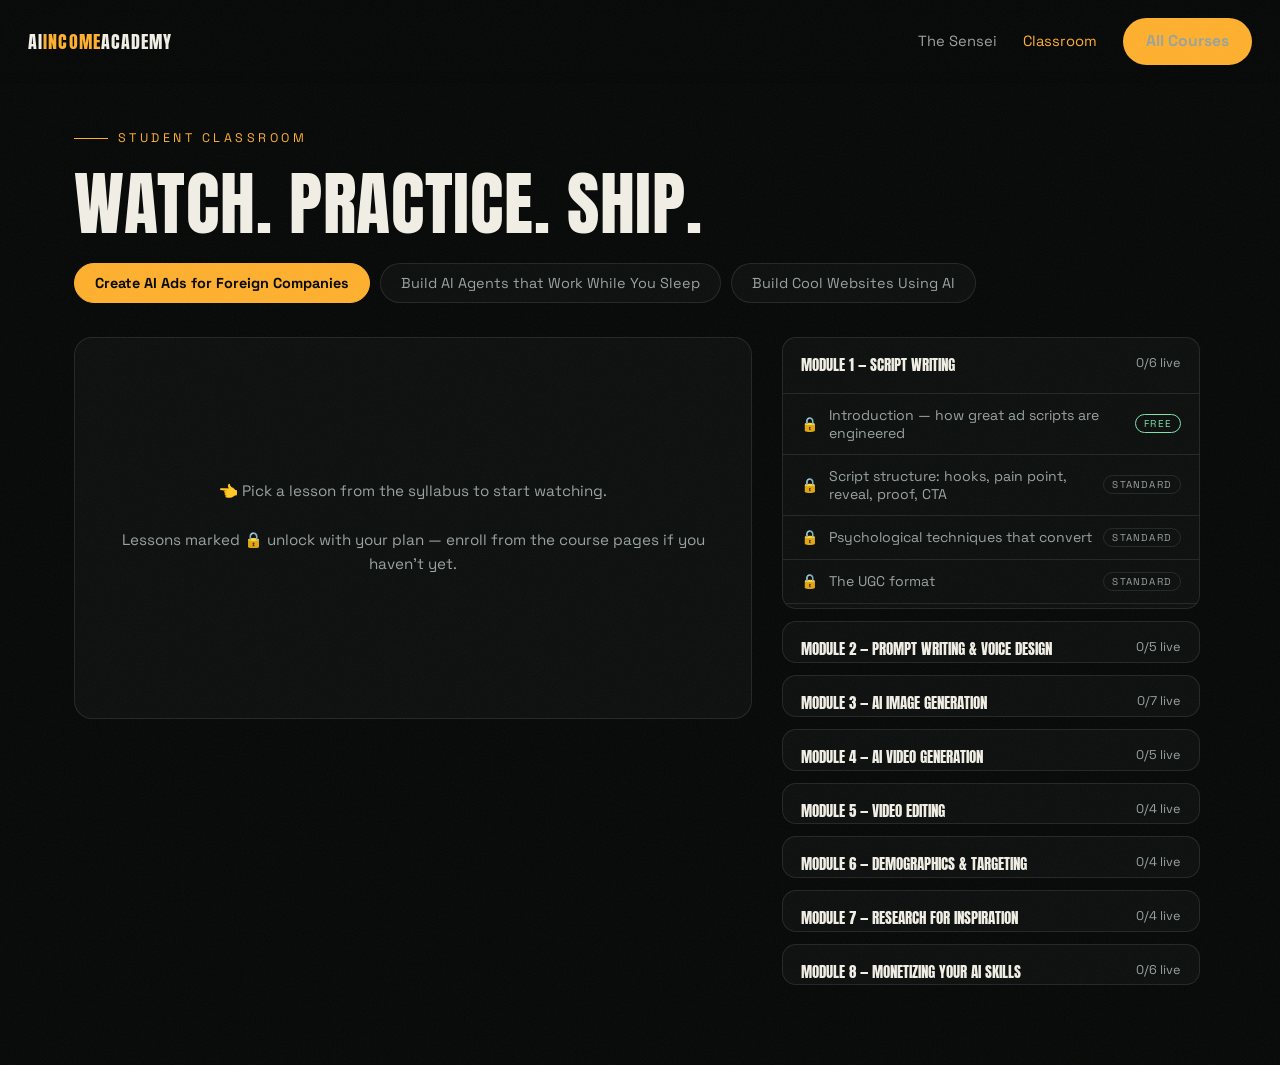
<file: classroom.html>
<!doctype html>
<html lang="en">
<head>
  <meta charset="utf-8" />
  <meta name="viewport" content="width=device-width, initial-scale=1" />
  <title>Classroom — AI Income Academy</title>
  <meta name="robots" content="noindex, nofollow" />
  <meta name="description" content="Watch your course lessons module by module." />
  <link rel="preconnect" href="https://fonts.googleapis.com" />
  <link rel="preconnect" href="https://fonts.gstatic.com" crossorigin />
  <link href="https://fonts.googleapis.com/css2?family=Anton&family=Space+Grotesk:wght@400;500;700&display=swap" rel="stylesheet" />
  <script>document.documentElement.classList.add("js")</script>
  <link rel="stylesheet" href="/css/styles.css" />
  <link rel="icon" href="data:image/svg+xml,<svg xmlns='http://www.w3.org/2000/svg' viewBox='0 0 100 100'><text y='.9em' font-size='90'>🎓</text></svg>" />
  <style>
    .class-wrap { max-width: 1180px; margin: 0 auto; padding: 120px 24px 80px; }
    .class-grid { display: grid; grid-template-columns: 1.6fr 1fr; gap: 30px; margin-top: 34px; align-items: start; }
    .player-box { position: sticky; top: 100px; }
    .player {
      aspect-ratio: 16/9; background: var(--ink-2); border: 1px solid var(--line);
      border-radius: var(--radius); overflow: hidden; display: grid; place-items: center;
      color: var(--muted); text-align: center; padding: 0;
    }
    .player iframe { width: 100%; height: 100%; border: 0; }
    .player .empty { padding: 40px; font-size: 0.95rem; }
    .now-playing { margin-top: 16px; }
    .now-playing b { display: block; font-size: 1.05rem; }
    .now-playing span { color: var(--muted); font-size: 0.85rem; }
    .course-tabs { display: flex; gap: 10px; margin-top: 26px; flex-wrap: wrap; }
    .course-tabs button {
      background: var(--ink-2); border: 1px solid var(--line); color: var(--muted);
      border-radius: 999px; padding: 10px 20px; cursor: pointer; font-family: var(--font-body);
      font-size: 0.9rem; transition: all 0.2s;
    }
    .course-tabs button.on { background: var(--accent); color: var(--ink); border-color: var(--accent); font-weight: 700; }
    .syllabus { display: flex; flex-direction: column; gap: 12px; max-height: 72vh; overflow-y: auto; padding-right: 6px; }
    .syl-module { border: 1px solid var(--line); border-radius: 14px; background: var(--ink-2); overflow: hidden; }
    .syl-module summary {
      list-style: none; cursor: pointer; padding: 15px 18px; font-family: var(--font-display);
      text-transform: uppercase; font-size: 0.95rem; display: flex; justify-content: space-between; gap: 10px;
    }
    .syl-module summary::-webkit-details-marker { display: none; }
    .syl-module summary small { color: var(--muted); font-family: var(--font-body); text-transform: none; }
    .syl-lesson {
      display: flex; align-items: center; gap: 10px; width: 100%; text-align: left;
      background: none; border: none; border-top: 1px solid var(--line); color: var(--muted);
      padding: 12px 18px; font-family: var(--font-body); font-size: 0.88rem; cursor: pointer;
      transition: color 0.2s, background 0.2s;
    }
    .syl-lesson:hover { color: var(--bone); background: var(--ink-3); }
    .syl-lesson.playing { color: var(--accent); }
    .syl-lesson .ic { flex-shrink: 0; }
    .syl-lesson .tt { flex: 1; }
    .syl-lesson .badge {
      font-size: 0.62rem; letter-spacing: 0.12em; text-transform: uppercase;
      border: 1px solid var(--line); border-radius: 999px; padding: 2px 8px; white-space: nowrap;
    }
    .syl-lesson .badge.free { color: #7fe3a8; border-color: #7fe3a8; }
    .syl-lesson .badge.premium { color: var(--accent); border-color: var(--accent); }
    @media (max-width: 900px) {
      .class-grid { grid-template-columns: 1fr; }
      .player-box { position: static; }
      .syllabus { max-height: none; }
    }
  </style>
</head>
<body>

  <nav class="nav">
    <a class="nav-logo" href="/">AI<b>INCOME</b>ACADEMY</a>
    <div class="nav-links">
      <a href="/sensei">The Sensei</a>
      <a href="/classroom" class="active">Classroom</a>
      <a class="btn btn-primary" href="/#courses" style="padding:10px 22px">All Courses</a>
    </div>
  </nav>

  <div class="class-wrap">
    <span class="kicker">Student classroom</span>
    <h1 class="display h-1">Watch. Practice. Ship.</h1>
    <div class="course-tabs" id="courseTabs"></div>

    <div class="class-grid">
      <div class="player-box">
        <div class="player" id="player">
          <div class="empty">👈 Pick a lesson from the syllabus to start watching.<br /><br />
            Lessons marked 🔒 unlock with your plan — enroll from the course pages if you haven't yet.</div>
        </div>
        <div class="now-playing" id="nowPlaying"></div>
      </div>

      <div class="syllabus" id="syllabus"></div>
    </div>
  </div>

  <script>
  (async function () {
    const data = await fetch("/data/course-content.json").then(r => r.json());
    const tabs = document.getElementById("courseTabs");
    const syllabus = document.getElementById("syllabus");
    const player = document.getElementById("player");
    const nowPlaying = document.getElementById("nowPlaying");
    let activeCourse = Object.keys(data.courses)[0];
    let playingBtn = null;

    function renderTabs() {
      tabs.innerHTML = "";
      Object.entries(data.courses).forEach(([key, c]) => {
        const b = document.createElement("button");
        b.textContent = c.title;
        b.classList.toggle("on", key === activeCourse);
        b.onclick = () => { activeCourse = key; renderTabs(); renderSyllabus(); };
        tabs.appendChild(b);
      });
      document.documentElement.style.setProperty("--accent", data.courses[activeCourse].accent || "#2fe38e");
    }

    function play(les, btn, mi, li) {
      if (!les.youtubeId) {
        player.innerHTML = '<div class="empty">🎬 This lesson\'s video hasn\'t been published yet — check back soon.</div>';
        nowPlaying.innerHTML = "<b>" + les.title + "</b><span>Coming soon</span>";
        return;
      }
      player.innerHTML = '<iframe src="https://www.youtube-nocookie.com/embed/' + les.youtubeId +
        '?rel=0&modestbranding=1" title="' + les.title.replace(/"/g, "&quot;") +
        '" allow="autoplay; encrypted-media; picture-in-picture" allowfullscreen></iframe>';
      nowPlaying.innerHTML = "<b>" + les.title + "</b><span>Module " + (mi + 1) + " · Lesson " + (li + 1) + "</span>";
      if (playingBtn) playingBtn.classList.remove("playing");
      btn.classList.add("playing");
      playingBtn = btn;
    }

    function renderSyllabus() {
      syllabus.innerHTML = "";
      data.courses[activeCourse].modules.forEach((mod, mi) => {
        const d = document.createElement("details");
        d.className = "syl-module";
        if (mi === 0) d.open = true;
        const withVideo = mod.lessons.filter(l => l.youtubeId).length;
        d.innerHTML = "<summary>Module " + (mi + 1) + " — " + mod.title +
          "<small>" + withVideo + "/" + mod.lessons.length + " live</small></summary>";
        mod.lessons.forEach((les, li) => {
          const b = document.createElement("button");
          b.className = "syl-lesson";
          const icon = les.youtubeId ? "▶" : "🔒";
          b.innerHTML = '<span class="ic">' + icon + '</span><span class="tt">' + les.title +
            '</span><span class="badge ' + les.tier + '">' + les.tier + "</span>";
          b.onclick = () => play(les, b, mi, li);
          d.appendChild(b);
        });
        syllabus.appendChild(d);
      });
    }

    renderTabs();
    renderSyllabus();
  })();
  </script>
</body>
</html>
</file>
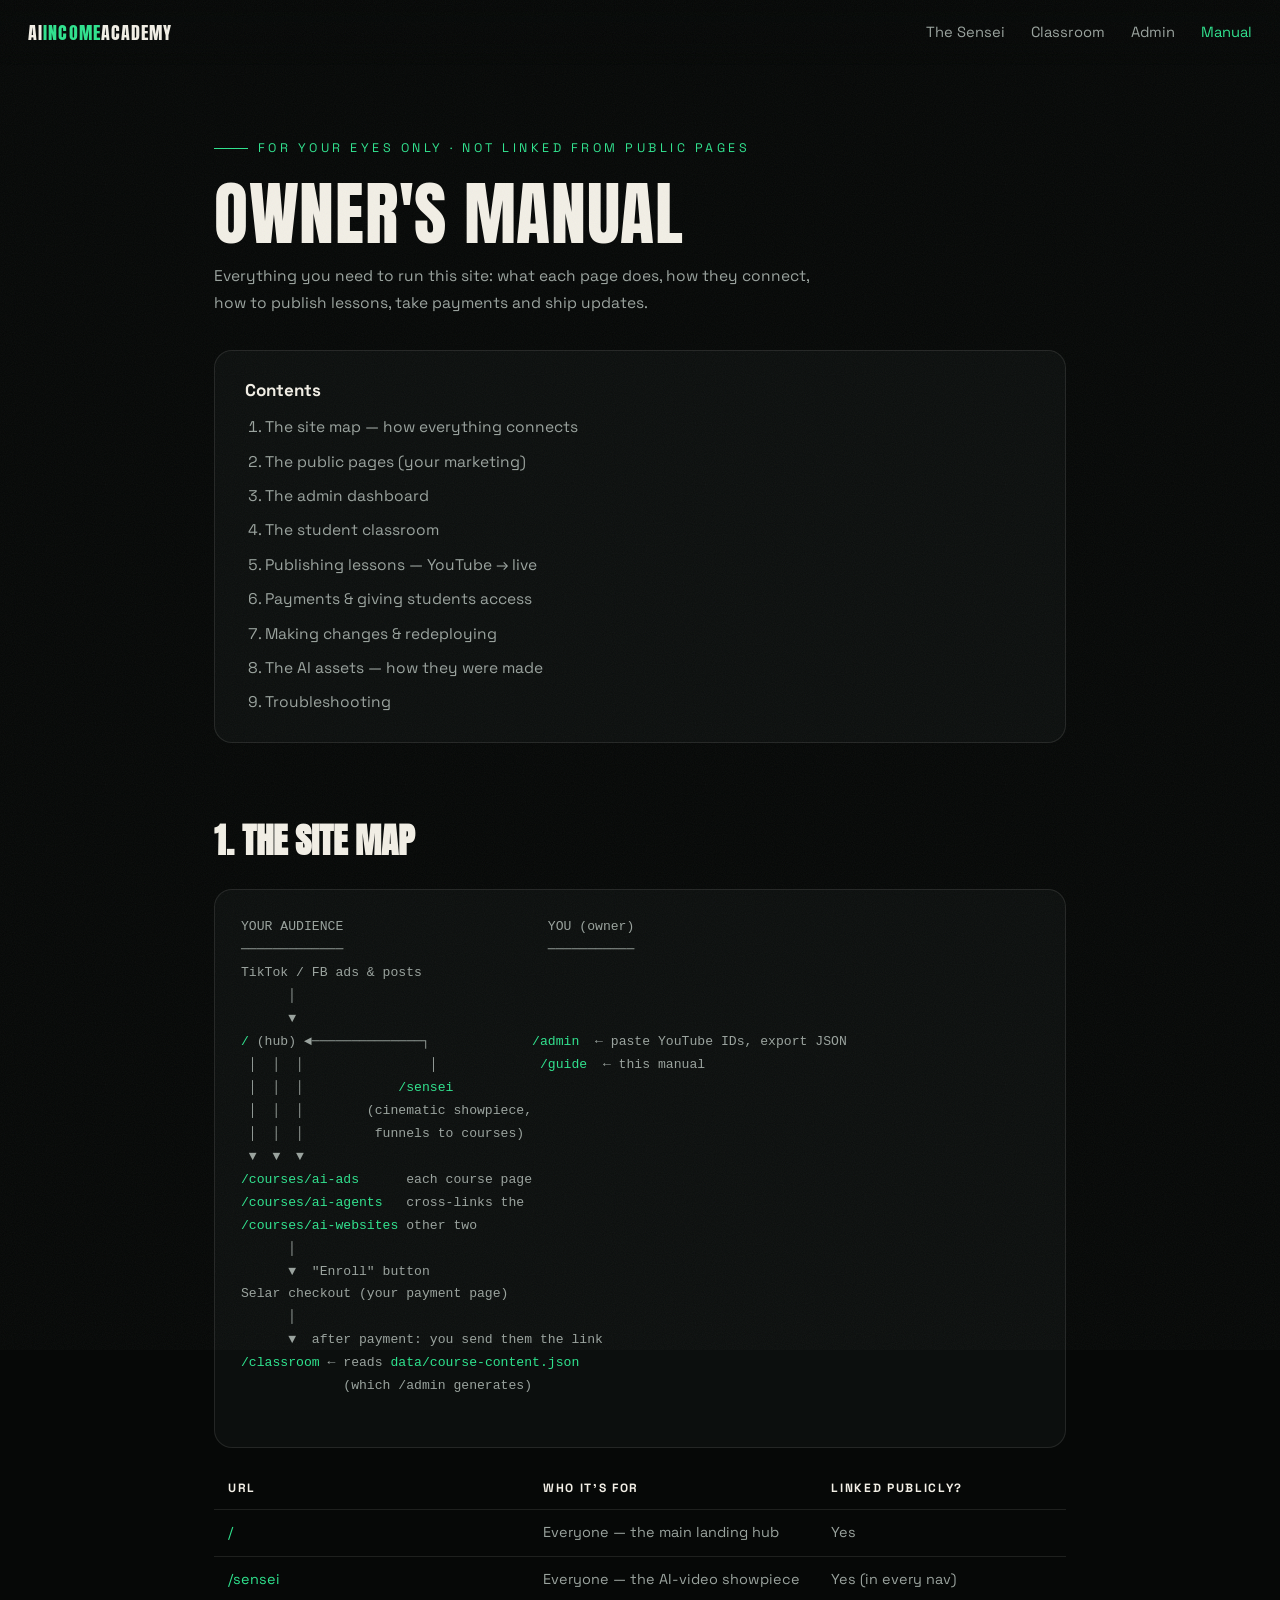
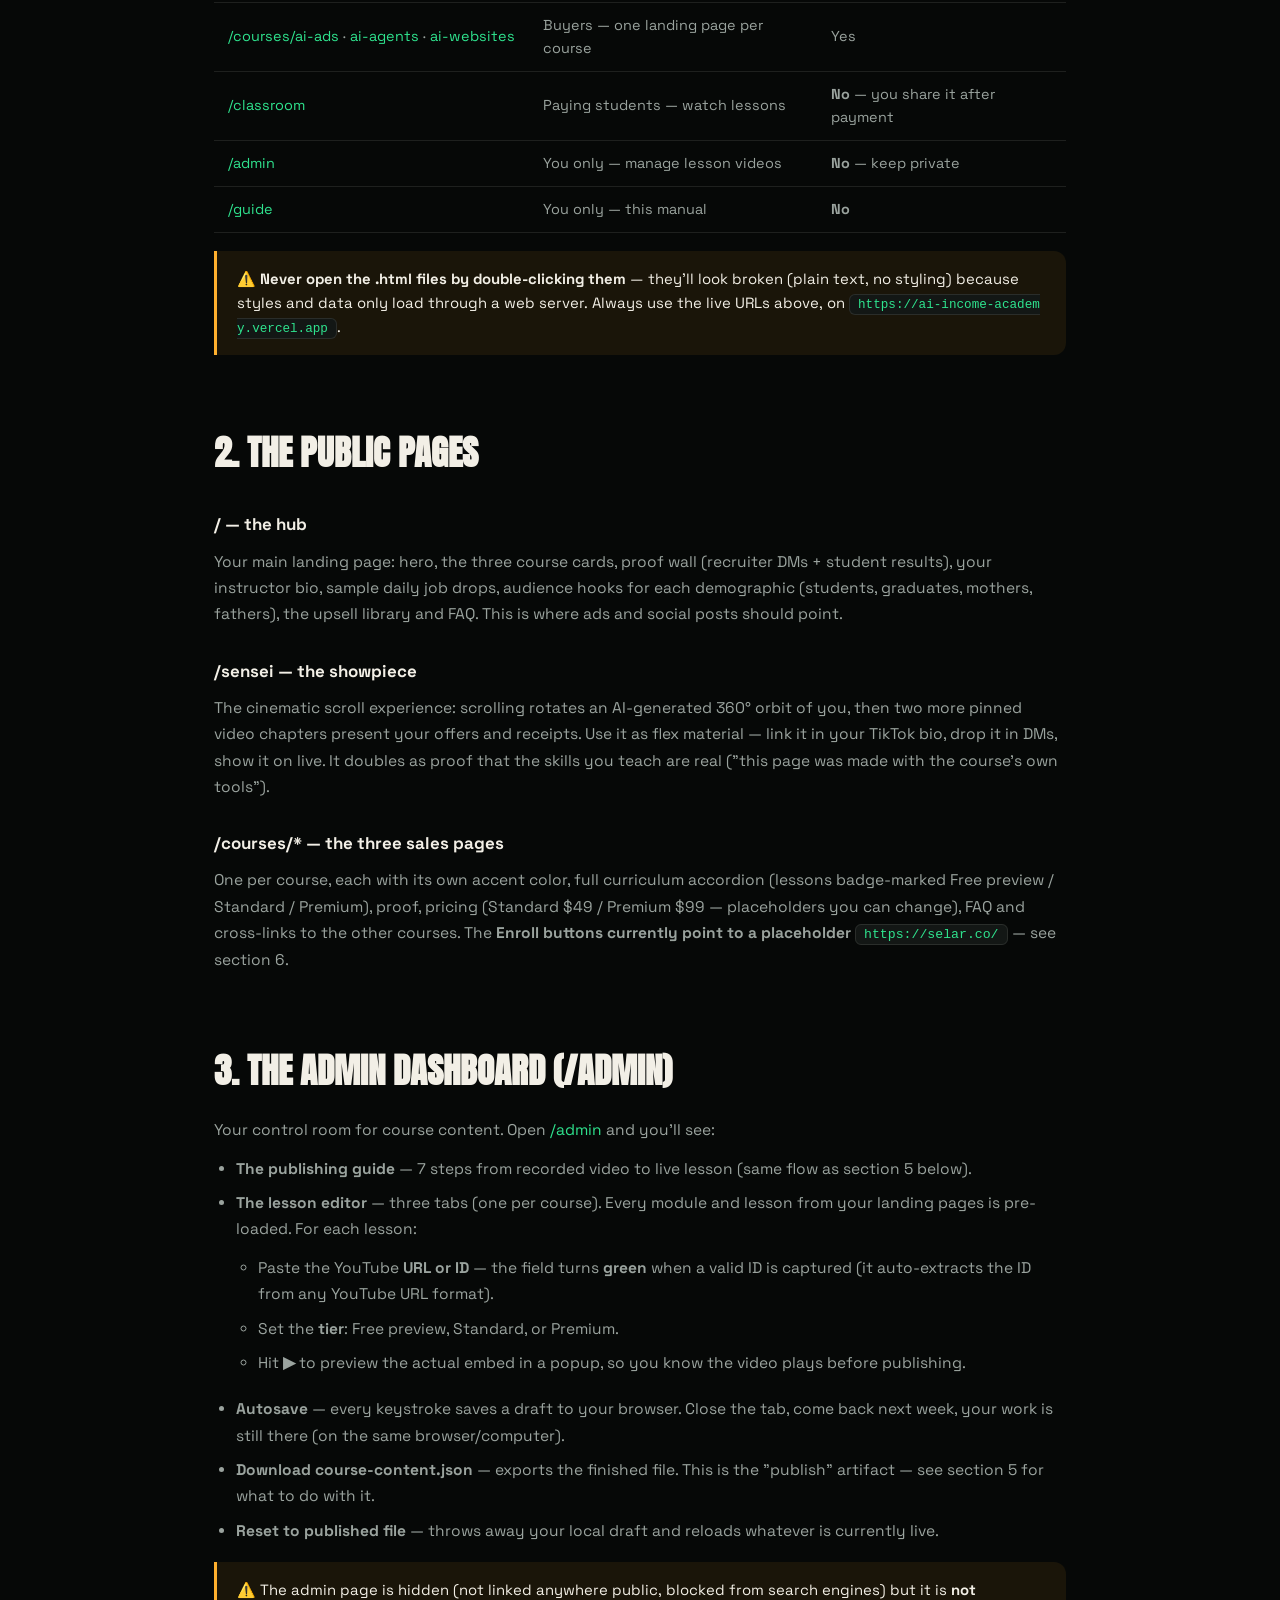
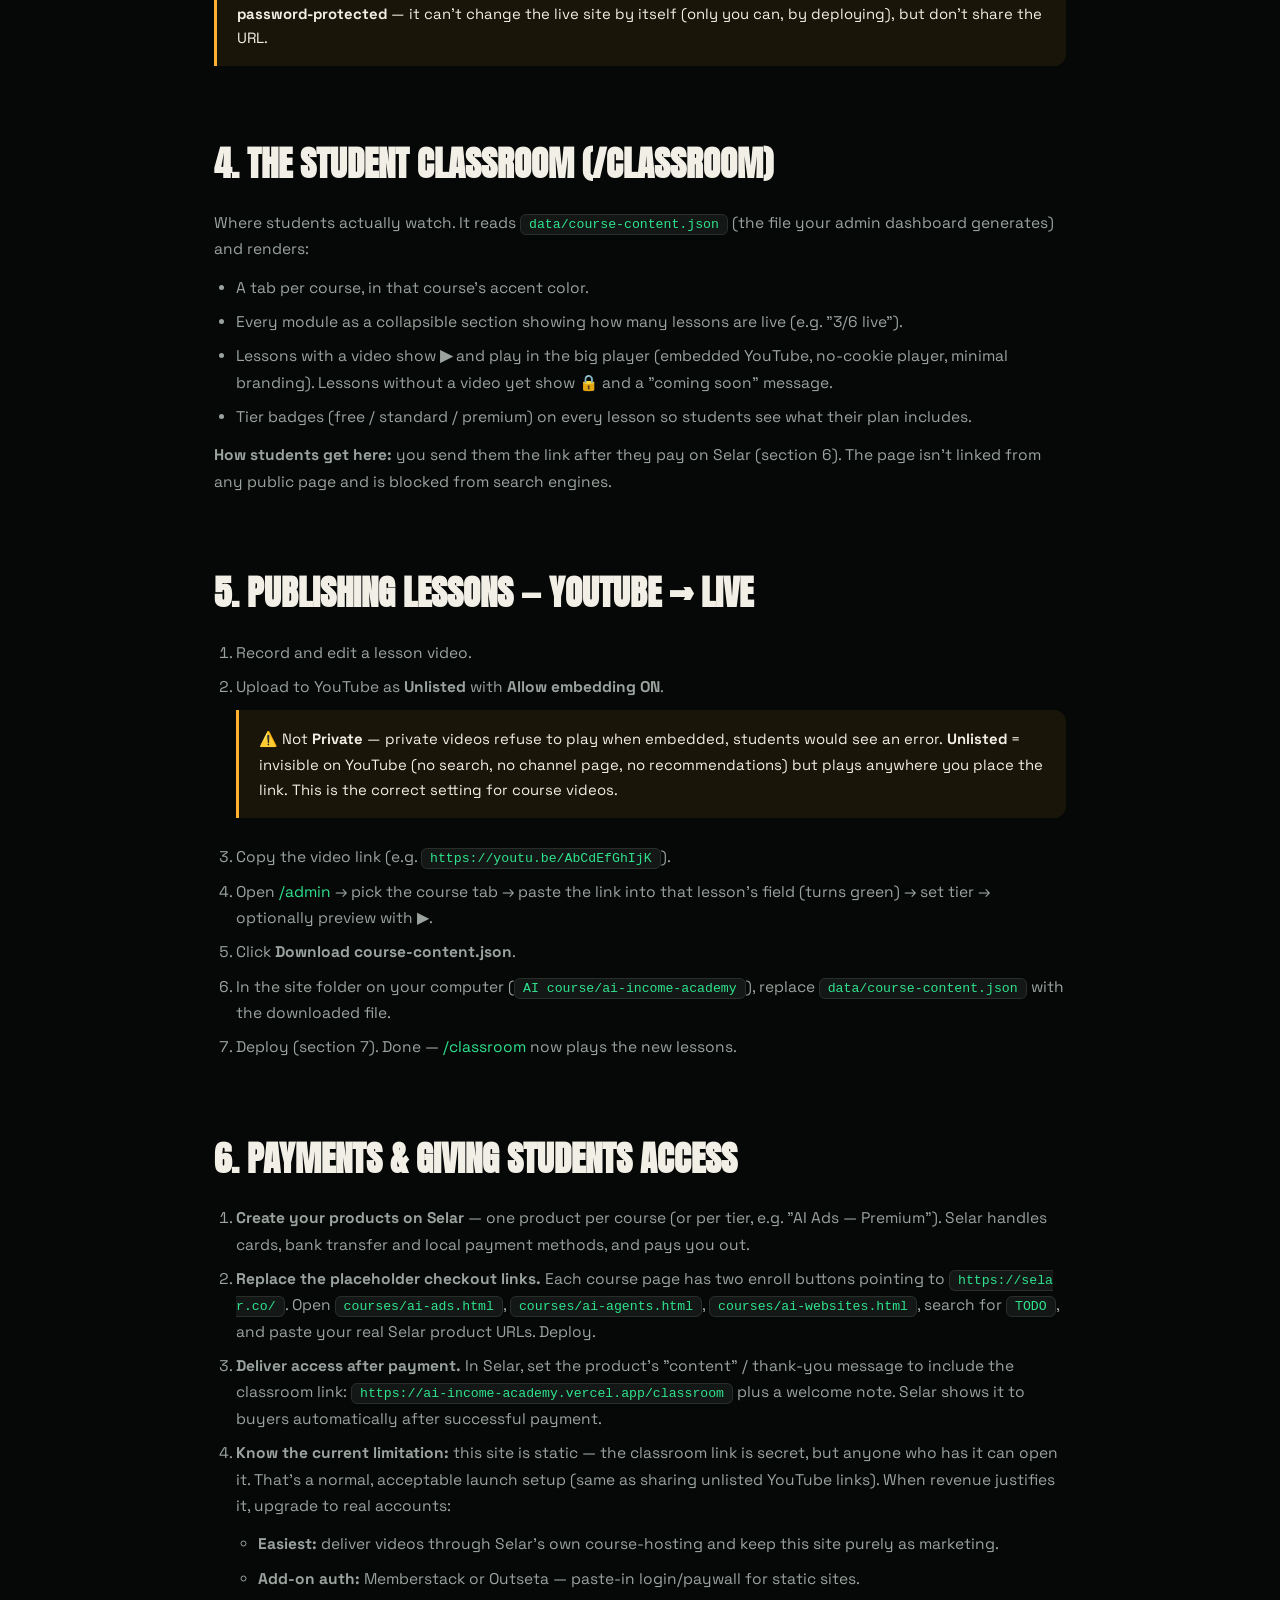
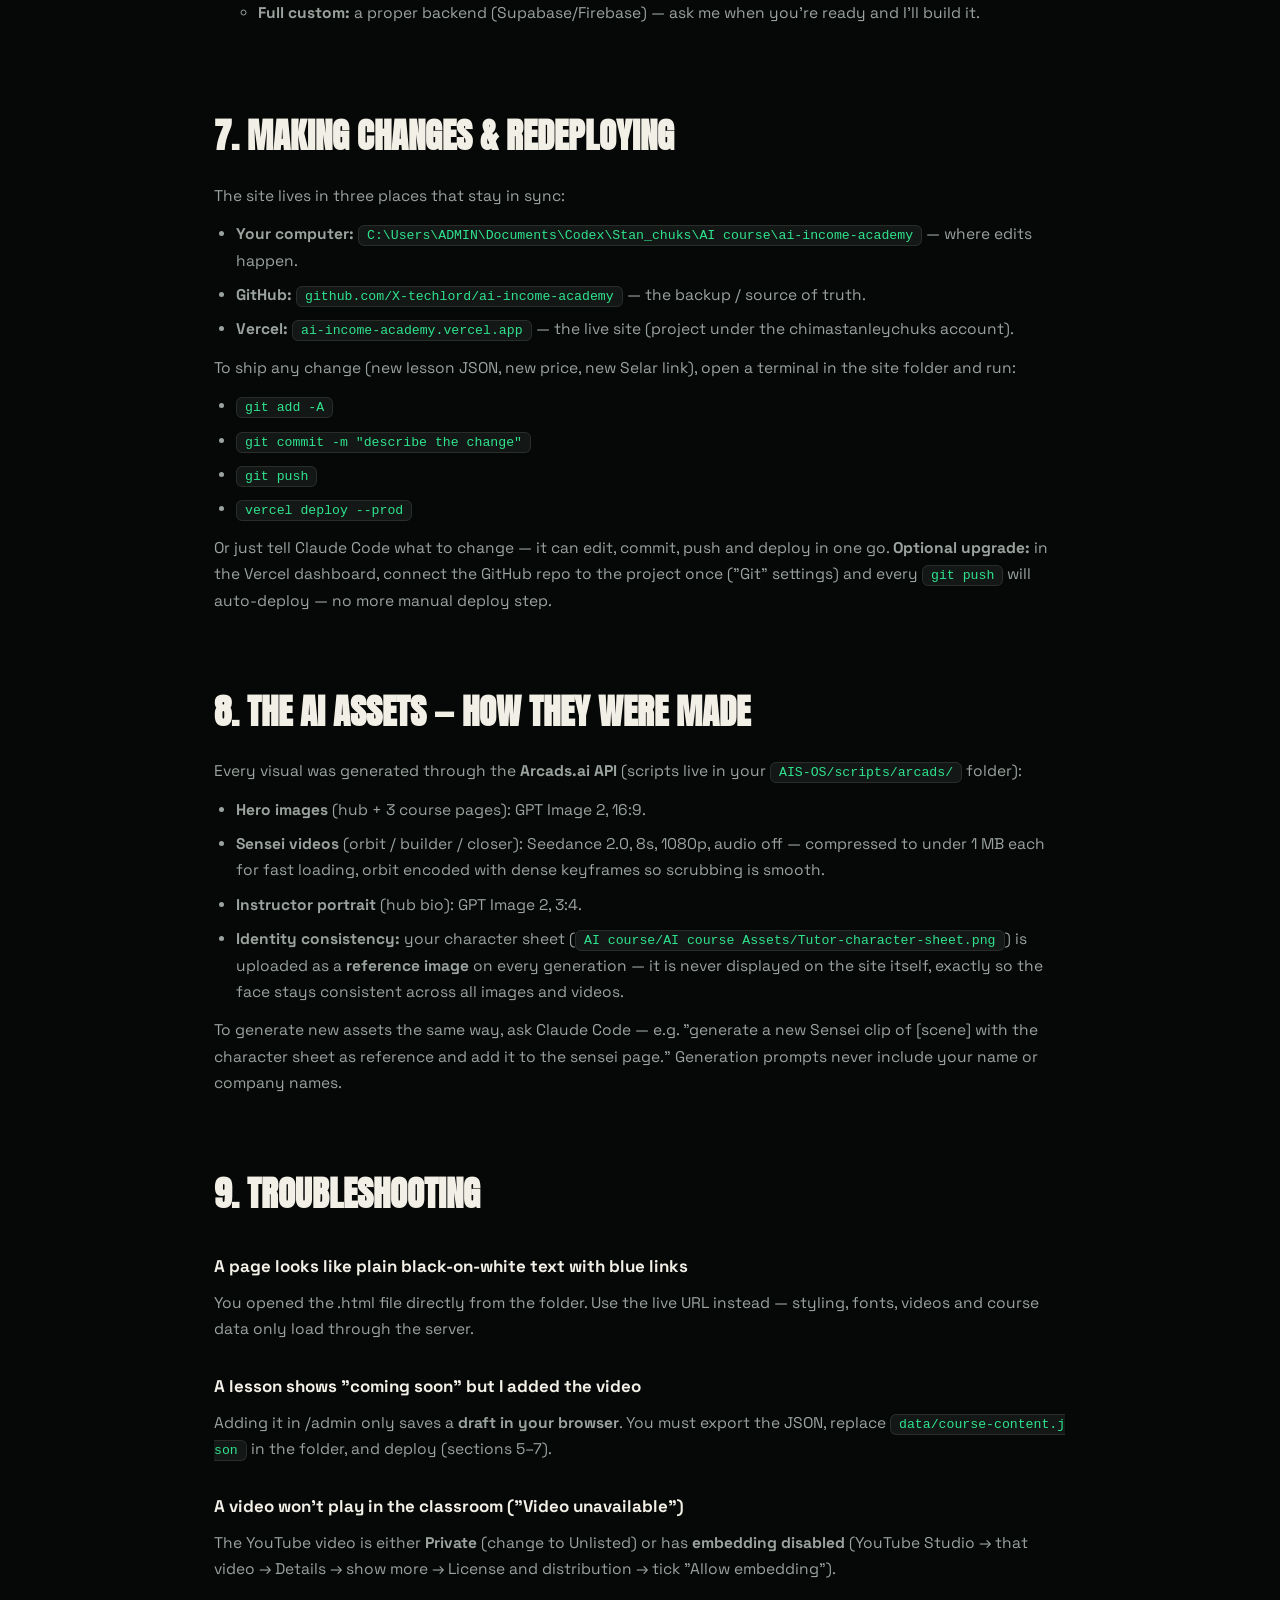
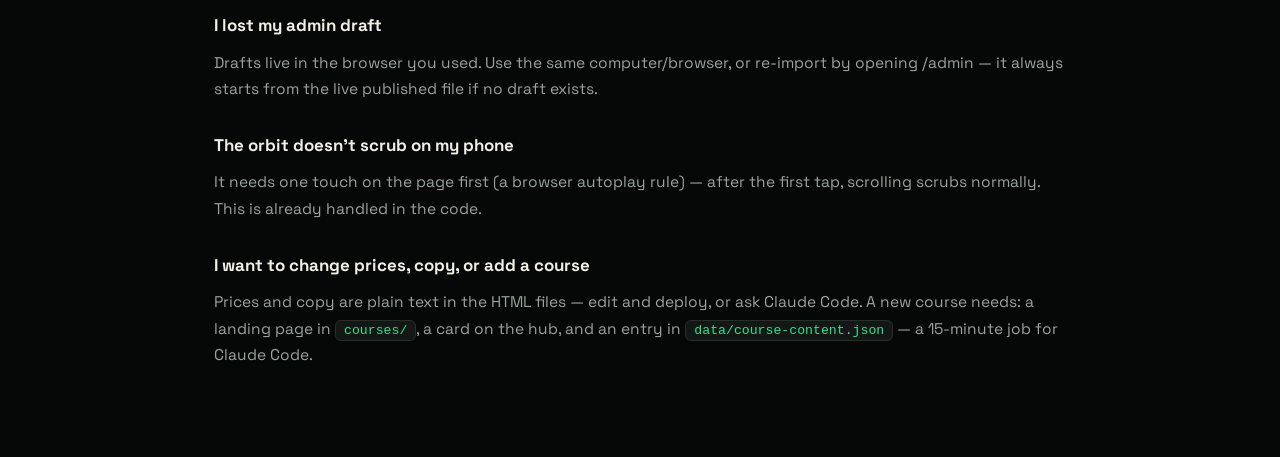
<file: guide.html>
<!doctype html>
<html lang="en">
<head>
  <meta charset="utf-8" />
  <meta name="viewport" content="width=device-width, initial-scale=1" />
  <title>Owner's Manual — AI Income Academy</title>
  <meta name="robots" content="noindex, nofollow" />
  <link rel="preconnect" href="https://fonts.googleapis.com" />
  <link rel="preconnect" href="https://fonts.gstatic.com" crossorigin />
  <link href="https://fonts.googleapis.com/css2?family=Anton&family=Space+Grotesk:wght@400;500;700&display=swap" rel="stylesheet" />
  <script>document.documentElement.classList.add("js")</script>
  <link rel="stylesheet" href="/css/styles.css" />
  <link rel="icon" href="data:image/svg+xml,<svg xmlns='http://www.w3.org/2000/svg' viewBox='0 0 100 100'><text y='.9em' font-size='90'>📖</text></svg>" />
  <style>
    .manual { max-width: 900px; margin: 0 auto; padding: 130px 24px 90px; }
    .manual h2 { font-family: var(--font-display); text-transform: uppercase; font-size: clamp(1.5rem, 3vw, 2.2rem); margin: 70px 0 18px; scroll-margin-top: 100px; }
    .manual h3 { font-size: 1.06rem; margin: 30px 0 10px; color: var(--bone); }
    .manual p, .manual li { color: var(--muted); font-size: 0.97rem; line-height: 1.7; }
    .manual ul, .manual ol { margin: 12px 0 12px 22px; display: flex; flex-direction: column; gap: 8px; }
    .manual code {
      background: var(--ink-3); border: 1px solid var(--line); border-radius: 6px;
      padding: 2px 8px; font-size: 0.85em; color: var(--accent); word-break: break-all;
    }
    .manual a { color: var(--accent); }
    .toc {
      border: 1px solid var(--line); border-radius: var(--radius); background: var(--ink-2);
      padding: 26px 30px; margin-top: 34px;
    }
    .toc ol { margin: 10px 0 0 20px; }
    .toc a { color: var(--muted); } .toc a:hover { color: var(--accent); }
    .sitemap {
      background: var(--ink-2); border: 1px solid var(--line); border-radius: var(--radius);
      padding: 26px; margin: 20px 0; overflow-x: auto;
    }
    .sitemap pre { font-family: ui-monospace, Consolas, monospace; font-size: 0.82rem; line-height: 1.75; color: var(--muted); }
    .sitemap pre b { color: var(--accent); font-weight: 400; }
    .callout {
      border-left: 3px solid var(--accent); background: var(--accent-soft);
      border-radius: 0 12px 12px 0; padding: 16px 20px; margin: 18px 0; font-size: 0.93rem; color: var(--bone);
    }
    .callout.warn { border-color: #ffb02e; background: rgba(255,176,46,0.08); }
    .table-scroll { overflow-x: auto; margin: 16px 0; }
    .url-table { width: 100%; min-width: 560px; border-collapse: collapse; font-size: 0.9rem; }
    .url-table th, .url-table td { text-align: left; padding: 11px 14px; border-bottom: 1px solid var(--line); color: var(--muted); }
    .url-table th { color: var(--bone); font-size: 0.75rem; letter-spacing: 0.14em; text-transform: uppercase; }
    .url-table td:first-child { white-space: nowrap; }
  </style>
</head>
<body>

  <nav class="nav">
    <a class="nav-logo" href="/">AI<b>INCOME</b>ACADEMY</a>
    <div class="nav-links">
      <a href="/sensei">The Sensei</a>
      <a href="/classroom">Classroom</a>
      <a href="/admin">Admin</a>
      <a href="/guide" class="active">Manual</a>
    </div>
  </nav>

  <div class="manual">
    <span class="kicker">For your eyes only · Not linked from public pages</span>
    <h1 class="display h-1">Owner's Manual</h1>
    <p class="lead" style="margin-top:16px">Everything you need to run this site: what each page does, how they connect, how to publish lessons, take payments and ship updates.</p>

    <div class="toc">
      <b>Contents</b>
      <ol>
        <li><a href="#map">The site map — how everything connects</a></li>
        <li><a href="#public">The public pages (your marketing)</a></li>
        <li><a href="#admin">The admin dashboard</a></li>
        <li><a href="#classroom">The student classroom</a></li>
        <li><a href="#publish">Publishing lessons — YouTube → live</a></li>
        <li><a href="#payments">Payments &amp; giving students access</a></li>
        <li><a href="#updates">Making changes &amp; redeploying</a></li>
        <li><a href="#assets">The AI assets — how they were made</a></li>
        <li><a href="#troubleshoot">Troubleshooting</a></li>
      </ol>
    </div>

    <!-- 1 ─────────────────────────────── -->
    <h2 id="map">1. The site map</h2>
    <div class="sitemap"><pre>
YOUR AUDIENCE                          YOU (owner)
─────────────                          ───────────
TikTok / FB ads & posts
      │
      ▼
<b>/</b> (hub) ◄──────────────┐             <b>/admin</b>  ← paste YouTube IDs, export JSON
 │  │  │                │             <b>/guide</b>  ← this manual
 │  │  │            <b>/sensei</b>
 │  │  │        (cinematic showpiece,
 │  │  │         funnels to courses)
 ▼  ▼  ▼
<b>/courses/ai-ads</b>      each course page
<b>/courses/ai-agents</b>   cross-links the
<b>/courses/ai-websites</b> other two
      │
      ▼  "Enroll" button
Selar checkout (your payment page)
      │
      ▼  after payment: you send them the link
<b>/classroom</b> ← reads <b>data/course-content.json</b>
             (which /admin generates)
    </pre></div>
    <div class="table-scroll"><table class="url-table">
      <tr><th>URL</th><th>Who it's for</th><th>Linked publicly?</th></tr>
      <tr><td><a href="/">/</a></td><td>Everyone — the main landing hub</td><td>Yes</td></tr>
      <tr><td><a href="/sensei">/sensei</a></td><td>Everyone — the AI-video showpiece</td><td>Yes (in every nav)</td></tr>
      <tr><td><a href="/courses/ai-ads">/courses/ai-ads</a> ·
              <a href="/courses/ai-agents">ai-agents</a> ·
              <a href="/courses/ai-websites">ai-websites</a></td><td>Buyers — one landing page per course</td><td>Yes</td></tr>
      <tr><td><a href="/classroom">/classroom</a></td><td>Paying students — watch lessons</td><td><b>No</b> — you share it after payment</td></tr>
      <tr><td><a href="/admin">/admin</a></td><td>You only — manage lesson videos</td><td><b>No</b> — keep private</td></tr>
      <tr><td><a href="/guide">/guide</a></td><td>You only — this manual</td><td><b>No</b></td></tr>
    </table></div>
    <div class="callout warn">⚠️ <b>Never open the .html files by double-clicking them</b> — they'll look broken (plain text, no styling) because styles and data only load through a web server. Always use the live URLs above, on <code>https://ai-income-academy.vercel.app</code>.</div>

    <!-- 2 ─────────────────────────────── -->
    <h2 id="public">2. The public pages</h2>
    <h3>/ — the hub</h3>
    <p>Your main landing page: hero, the three course cards, proof wall (recruiter DMs + student results), your instructor bio, sample daily job drops, audience hooks for each demographic (students, graduates, mothers, fathers), the upsell library and FAQ. This is where ads and social posts should point.</p>
    <h3>/sensei — the showpiece</h3>
    <p>The cinematic scroll experience: scrolling rotates an AI-generated 360° orbit of you, then two more pinned video chapters present your offers and receipts. Use it as flex material — link it in your TikTok bio, drop it in DMs, show it on live. It doubles as proof that the skills you teach are real ("this page was made with the course's own tools").</p>
    <h3>/courses/* — the three sales pages</h3>
    <p>One per course, each with its own accent color, full curriculum accordion (lessons badge-marked Free preview / Standard / Premium), proof, pricing (Standard $49 / Premium $99 — placeholders you can change), FAQ and cross-links to the other courses. The <b>Enroll buttons currently point to a placeholder</b> <code>https://selar.co/</code> — see section 6.</p>

    <!-- 3 ─────────────────────────────── -->
    <h2 id="admin">3. The admin dashboard (/admin)</h2>
    <p>Your control room for course content. Open <a href="/admin">/admin</a> and you'll see:</p>
    <ul>
      <li><b>The publishing guide</b> — 7 steps from recorded video to live lesson (same flow as section 5 below).</li>
      <li><b>The lesson editor</b> — three tabs (one per course). Every module and lesson from your landing pages is pre-loaded. For each lesson:
        <ul>
          <li>Paste the YouTube <b>URL or ID</b> — the field turns <b>green</b> when a valid ID is captured (it auto-extracts the ID from any YouTube URL format).</li>
          <li>Set the <b>tier</b>: Free preview, Standard, or Premium.</li>
          <li>Hit <b>▶</b> to preview the actual embed in a popup, so you know the video plays before publishing.</li>
        </ul>
      </li>
      <li><b>Autosave</b> — every keystroke saves a draft to your browser. Close the tab, come back next week, your work is still there (on the same browser/computer).</li>
      <li><b>Download course-content.json</b> — exports the finished file. This is the "publish" artifact — see section 5 for what to do with it.</li>
      <li><b>Reset to published file</b> — throws away your local draft and reloads whatever is currently live.</li>
    </ul>
    <div class="callout warn">⚠️ The admin page is hidden (not linked anywhere public, blocked from search engines) but it is <b>not password-protected</b> — it can't change the live site by itself (only you can, by deploying), but don't share the URL.</div>

    <!-- 4 ─────────────────────────────── -->
    <h2 id="classroom">4. The student classroom (/classroom)</h2>
    <p>Where students actually watch. It reads <code>data/course-content.json</code> (the file your admin dashboard generates) and renders:</p>
    <ul>
      <li>A tab per course, in that course's accent color.</li>
      <li>Every module as a collapsible section showing how many lessons are live (e.g. "3/6 live").</li>
      <li>Lessons with a video show <b>▶</b> and play in the big player (embedded YouTube, no-cookie player, minimal branding). Lessons without a video yet show 🔒 and a "coming soon" message.</li>
      <li>Tier badges (free / standard / premium) on every lesson so students see what their plan includes.</li>
    </ul>
    <p><b>How students get here:</b> you send them the link after they pay on Selar (section 6). The page isn't linked from any public page and is blocked from search engines.</p>

    <!-- 5 ─────────────────────────────── -->
    <h2 id="publish">5. Publishing lessons — YouTube → live</h2>
    <ol>
      <li>Record and edit a lesson video.</li>
      <li>Upload to YouTube as <b>Unlisted</b> with <b>Allow embedding ON</b>.
        <div class="callout warn" style="margin-top:10px">⚠️ Not <b>Private</b> — private videos refuse to play when embedded, students would see an error. <b>Unlisted</b> = invisible on YouTube (no search, no channel page, no recommendations) but plays anywhere you place the link. This is the correct setting for course videos.</div>
      </li>
      <li>Copy the video link (e.g. <code>https://youtu.be/AbCdEfGhIjK</code>).</li>
      <li>Open <a href="/admin">/admin</a> → pick the course tab → paste the link into that lesson's field (turns green) → set tier → optionally preview with ▶.</li>
      <li>Click <b>Download course-content.json</b>.</li>
      <li>In the site folder on your computer (<code>AI course/ai-income-academy</code>), replace <code>data/course-content.json</code> with the downloaded file.</li>
      <li>Deploy (section 7). Done — <a href="/classroom">/classroom</a> now plays the new lessons.</li>
    </ol>

    <!-- 6 ─────────────────────────────── -->
    <h2 id="payments">6. Payments &amp; giving students access</h2>
    <ol>
      <li><b>Create your products on Selar</b> — one product per course (or per tier, e.g. "AI Ads — Premium"). Selar handles cards, bank transfer and local payment methods, and pays you out.</li>
      <li><b>Replace the placeholder checkout links.</b> Each course page has two enroll buttons pointing to <code>https://selar.co/</code>. Open <code>courses/ai-ads.html</code>, <code>courses/ai-agents.html</code>, <code>courses/ai-websites.html</code>, search for <code>TODO</code>, and paste your real Selar product URLs. Deploy.</li>
      <li><b>Deliver access after payment.</b> In Selar, set the product's "content" / thank-you message to include the classroom link: <code>https://ai-income-academy.vercel.app/classroom</code> plus a welcome note. Selar shows it to buyers automatically after successful payment.</li>
      <li><b>Know the current limitation:</b> this site is static — the classroom link is secret, but anyone who has it can open it. That's a normal, acceptable launch setup (same as sharing unlisted YouTube links). When revenue justifies it, upgrade to real accounts:
        <ul>
          <li><b>Easiest:</b> deliver videos through Selar's own course-hosting and keep this site purely as marketing.</li>
          <li><b>Add-on auth:</b> Memberstack or Outseta — paste-in login/paywall for static sites.</li>
          <li><b>Full custom:</b> a proper backend (Supabase/Firebase) — ask me when you're ready and I'll build it.</li>
        </ul>
      </li>
    </ol>

    <!-- 7 ─────────────────────────────── -->
    <h2 id="updates">7. Making changes &amp; redeploying</h2>
    <p>The site lives in three places that stay in sync:</p>
    <ul>
      <li><b>Your computer:</b> <code>C:\Users\ADMIN\Documents\Codex\Stan_chuks\AI course\ai-income-academy</code> — where edits happen.</li>
      <li><b>GitHub:</b> <code>github.com/X-techlord/ai-income-academy</code> — the backup / source of truth.</li>
      <li><b>Vercel:</b> <code>ai-income-academy.vercel.app</code> — the live site (project under the chimastanleychuks account).</li>
    </ul>
    <p>To ship any change (new lesson JSON, new price, new Selar link), open a terminal in the site folder and run:</p>
    <ul>
      <li><code>git add -A</code></li>
      <li><code>git commit -m "describe the change"</code></li>
      <li><code>git push</code></li>
      <li><code>vercel deploy --prod</code></li>
    </ul>
    <p>Or just tell Claude Code what to change — it can edit, commit, push and deploy in one go. <b>Optional upgrade:</b> in the Vercel dashboard, connect the GitHub repo to the project once ("Git" settings) and every <code>git push</code> will auto-deploy — no more manual deploy step.</p>

    <!-- 8 ─────────────────────────────── -->
    <h2 id="assets">8. The AI assets — how they were made</h2>
    <p>Every visual was generated through the <b>Arcads.ai API</b> (scripts live in your <code>AIS-OS/scripts/arcads/</code> folder):</p>
    <ul>
      <li><b>Hero images</b> (hub + 3 course pages): GPT Image 2, 16:9.</li>
      <li><b>Sensei videos</b> (orbit / builder / closer): Seedance 2.0, 8s, 1080p, audio off — compressed to under 1 MB each for fast loading, orbit encoded with dense keyframes so scrubbing is smooth.</li>
      <li><b>Instructor portrait</b> (hub bio): GPT Image 2, 3:4.</li>
      <li><b>Identity consistency:</b> your character sheet (<code>AI course/AI course Assets/Tutor-character-sheet.png</code>) is uploaded as a <b>reference image</b> on every generation — it is never displayed on the site itself, exactly so the face stays consistent across all images and videos.</li>
    </ul>
    <p>To generate new assets the same way, ask Claude Code — e.g. "generate a new Sensei clip of [scene] with the character sheet as reference and add it to the sensei page." Generation prompts never include your name or company names.</p>

    <!-- 9 ─────────────────────────────── -->
    <h2 id="troubleshoot">9. Troubleshooting</h2>
    <h3>A page looks like plain black-on-white text with blue links</h3>
    <p>You opened the .html file directly from the folder. Use the live URL instead — styling, fonts, videos and course data only load through the server.</p>
    <h3>A lesson shows "coming soon" but I added the video</h3>
    <p>Adding it in /admin only saves a <b>draft in your browser</b>. You must export the JSON, replace <code>data/course-content.json</code> in the folder, and deploy (sections 5–7).</p>
    <h3>A video won't play in the classroom ("Video unavailable")</h3>
    <p>The YouTube video is either <b>Private</b> (change to Unlisted) or has <b>embedding disabled</b> (YouTube Studio → that video → Details → show more → License and distribution → tick "Allow embedding").</p>
    <h3>I lost my admin draft</h3>
    <p>Drafts live in the browser you used. Use the same computer/browser, or re-import by opening /admin — it always starts from the live published file if no draft exists.</p>
    <h3>The orbit doesn't scrub on my phone</h3>
    <p>It needs one touch on the page first (a browser autoplay rule) — after the first tap, scrolling scrubs normally. This is already handled in the code.</p>
    <h3>I want to change prices, copy, or add a course</h3>
    <p>Prices and copy are plain text in the HTML files — edit and deploy, or ask Claude Code. A new course needs: a landing page in <code>courses/</code>, a card on the hub, and an entry in <code>data/course-content.json</code> — a 15-minute job for Claude Code.</p>
  </div>

</body>
</html>
</file>
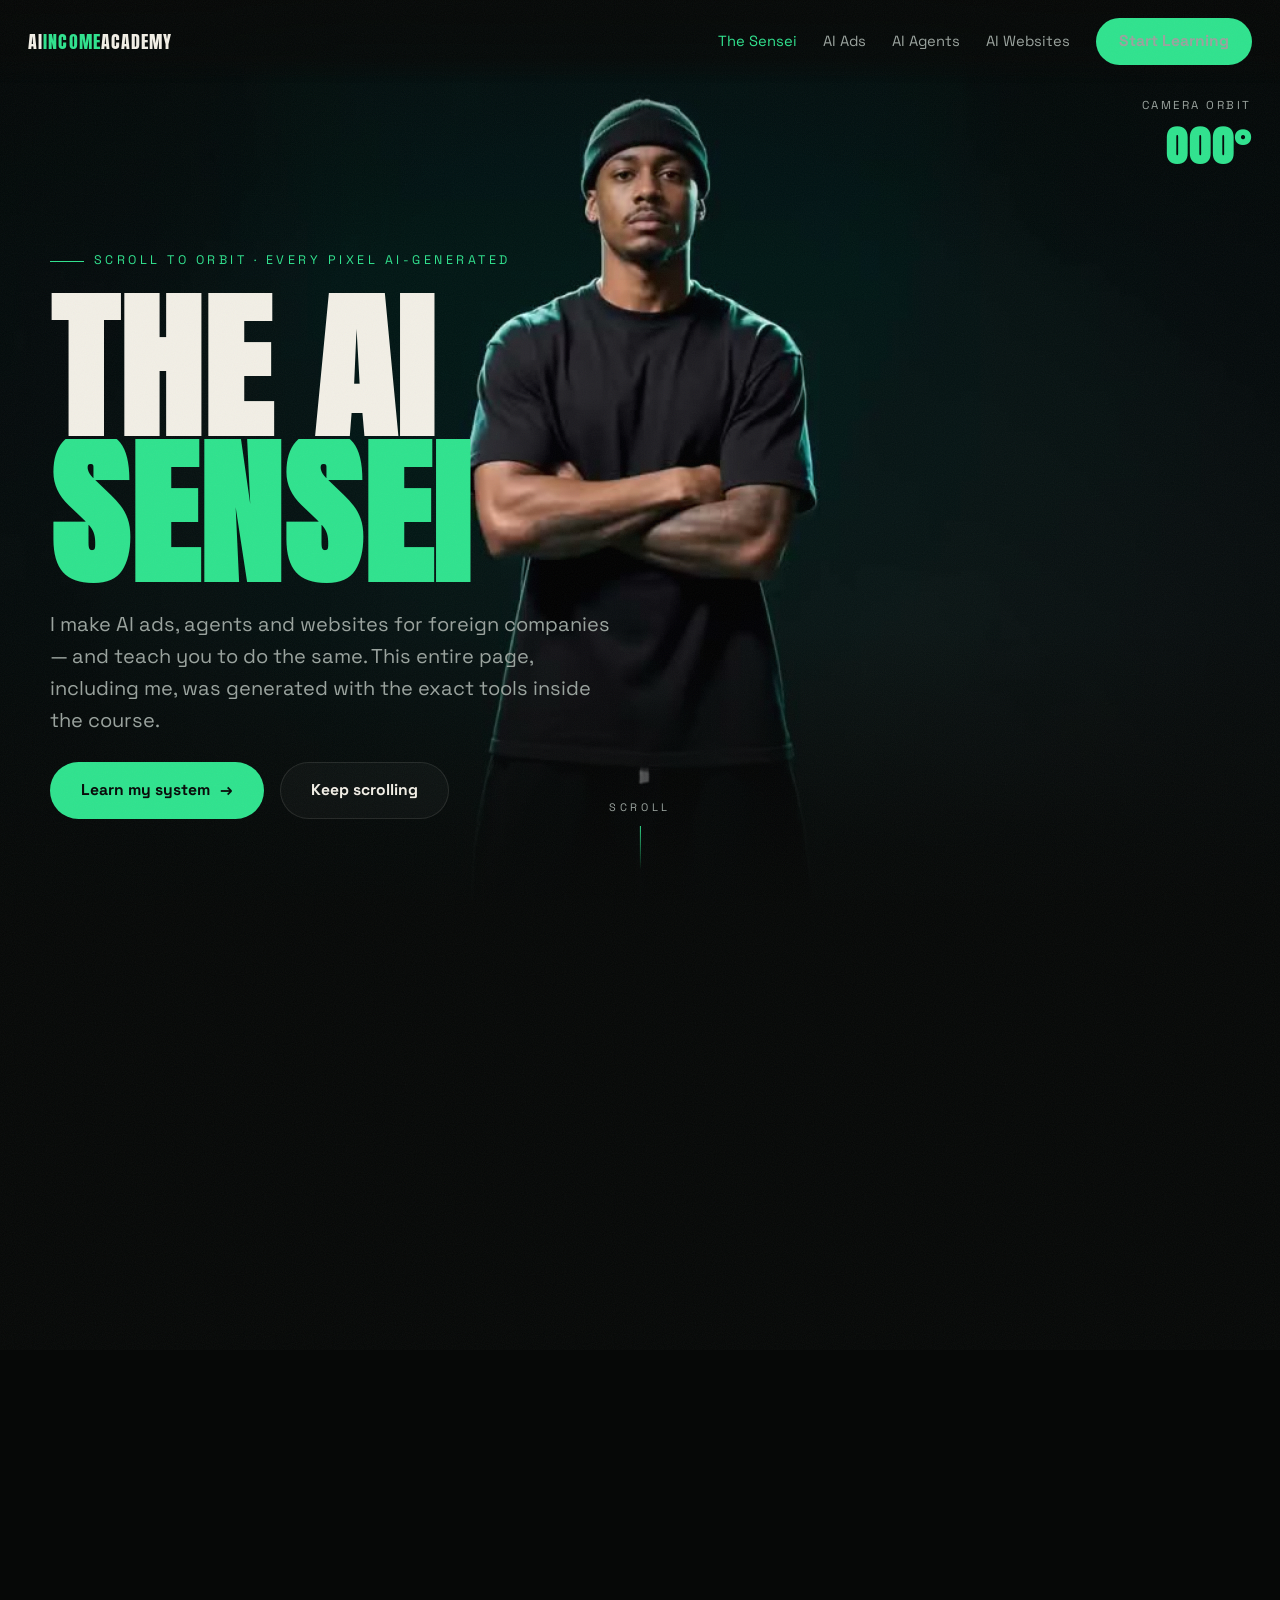
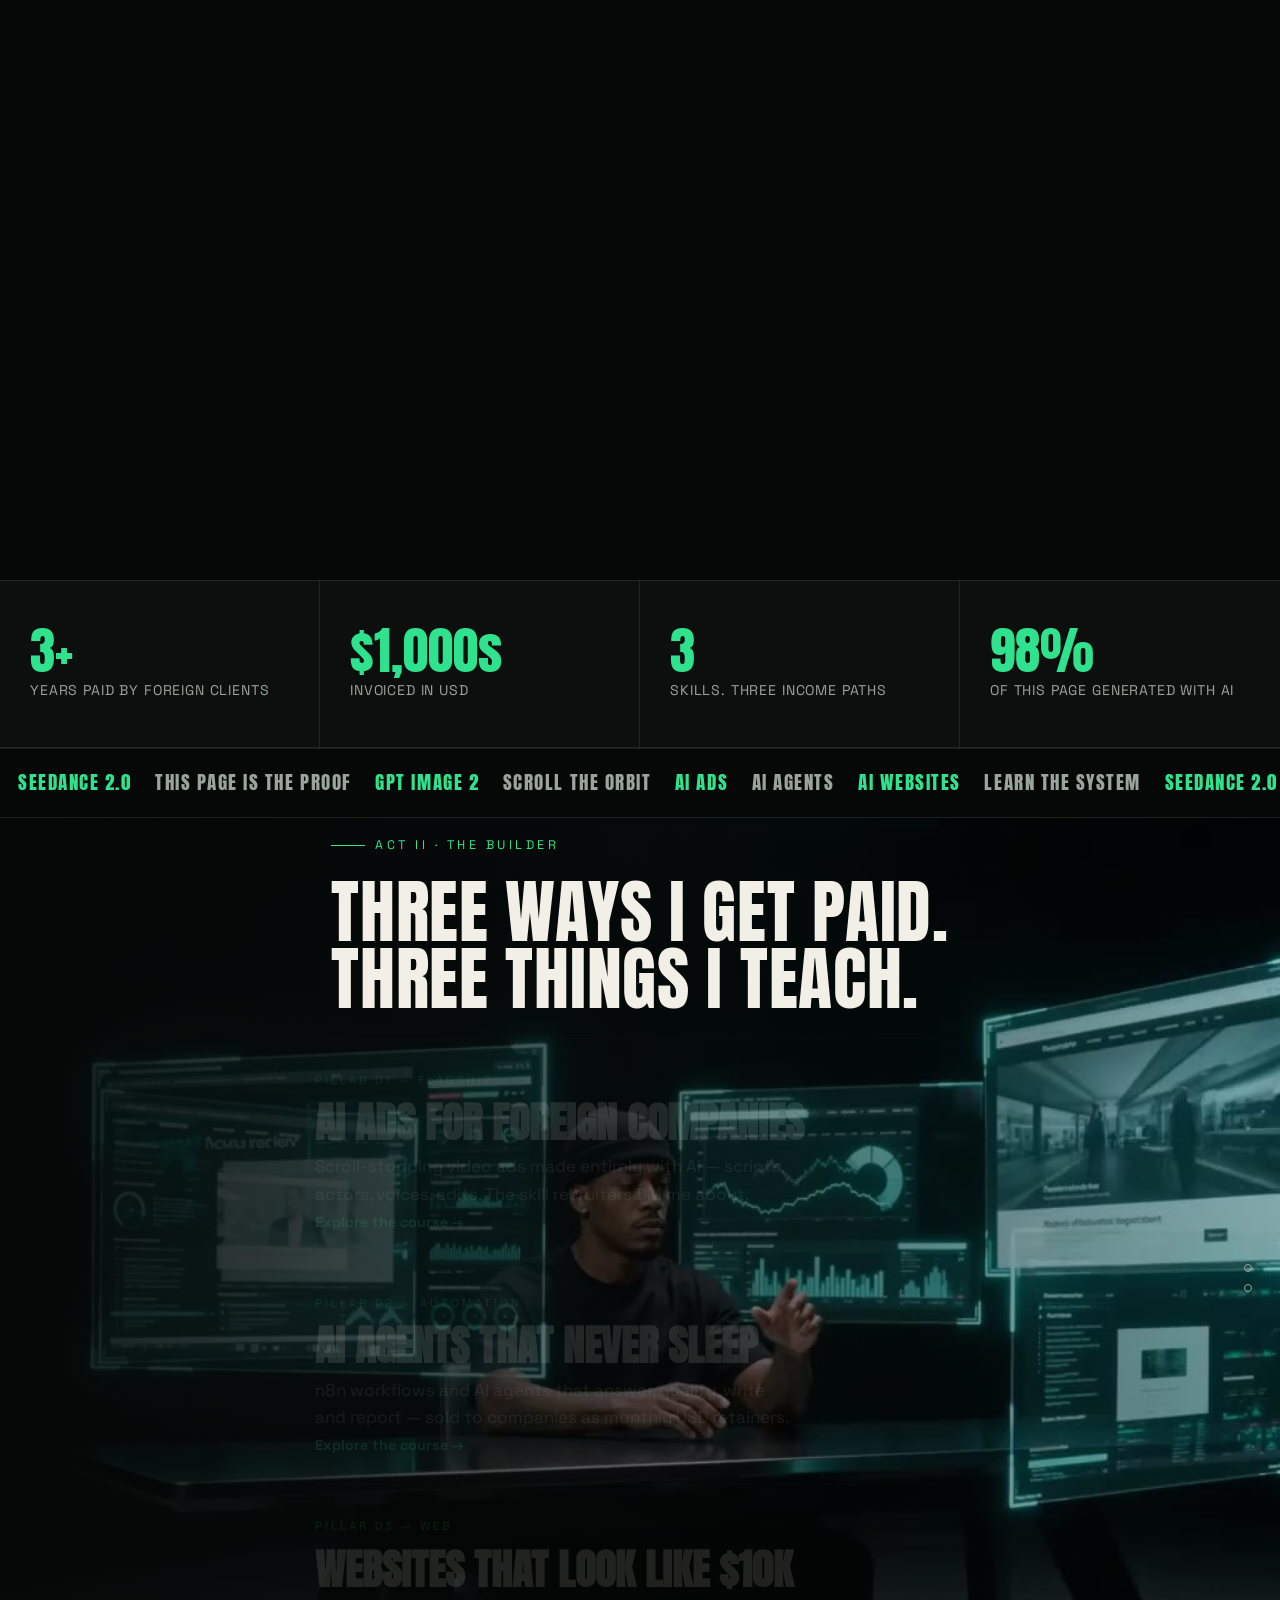
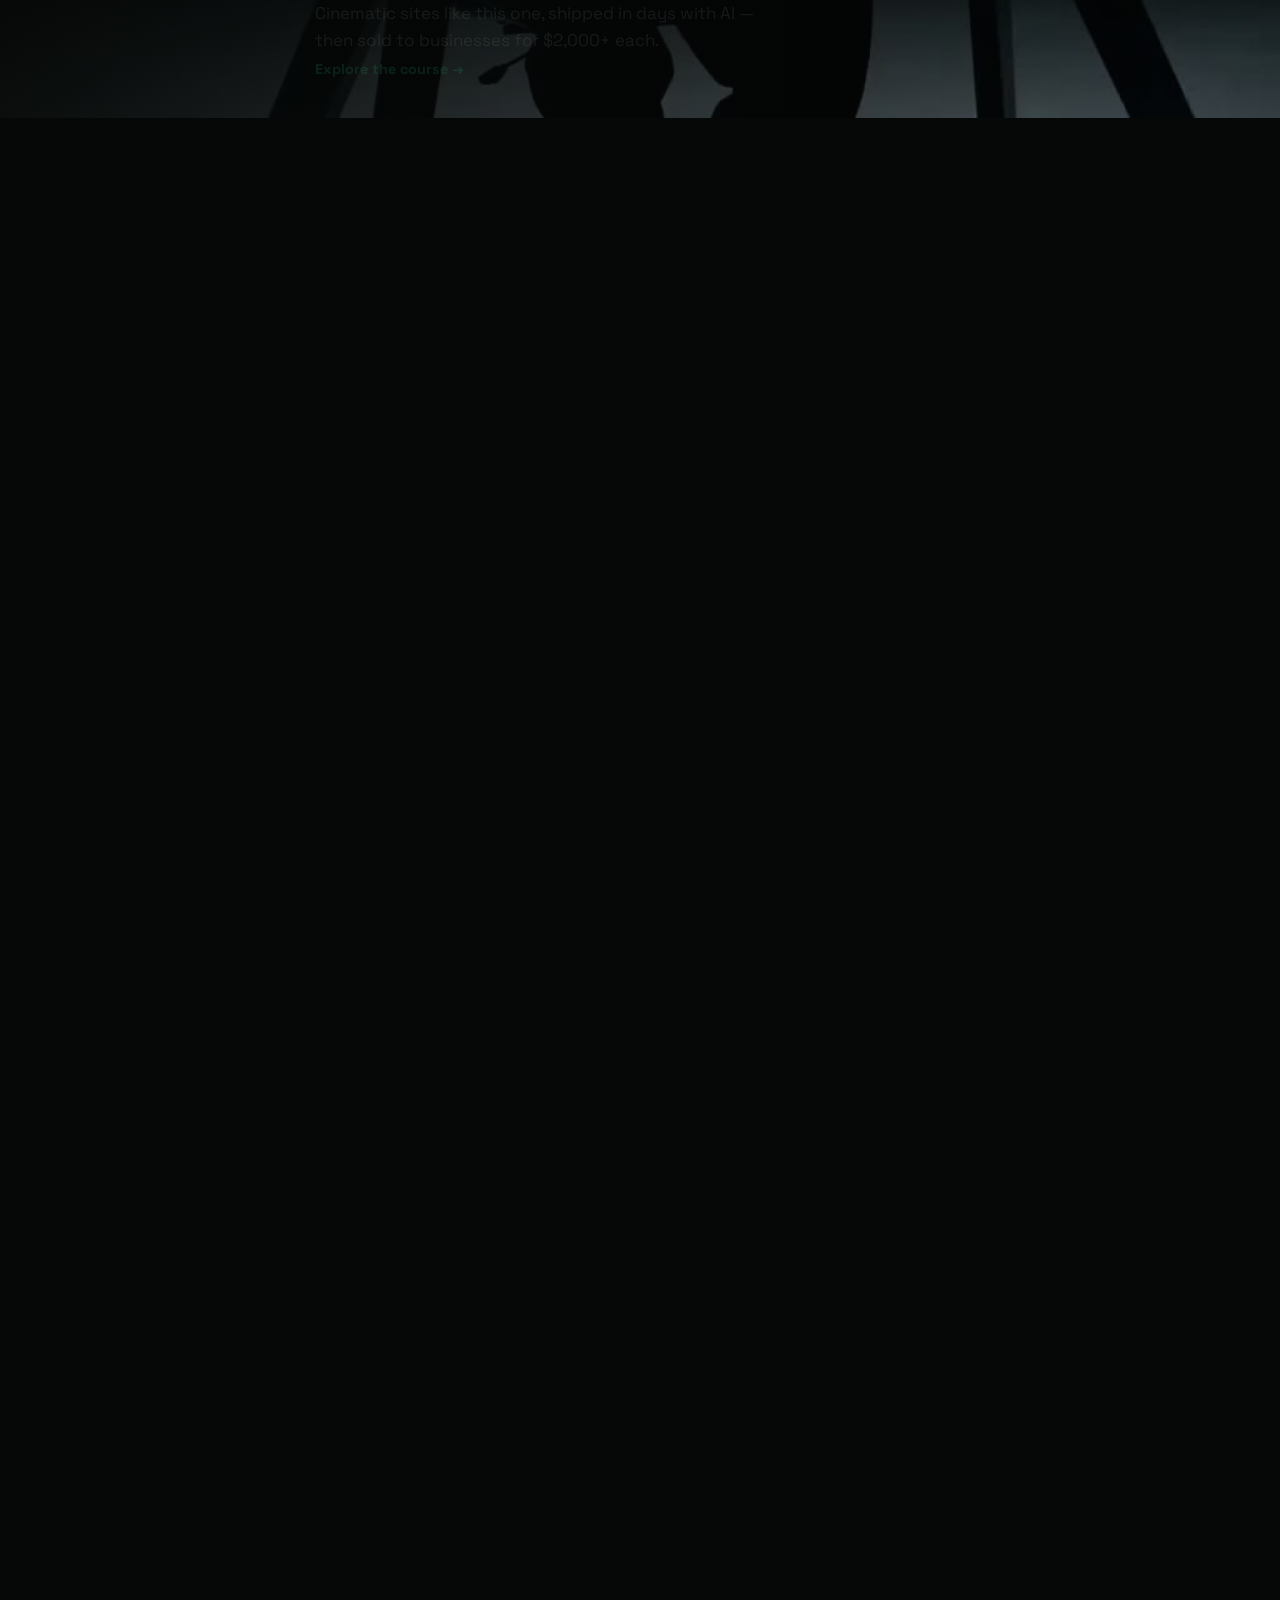
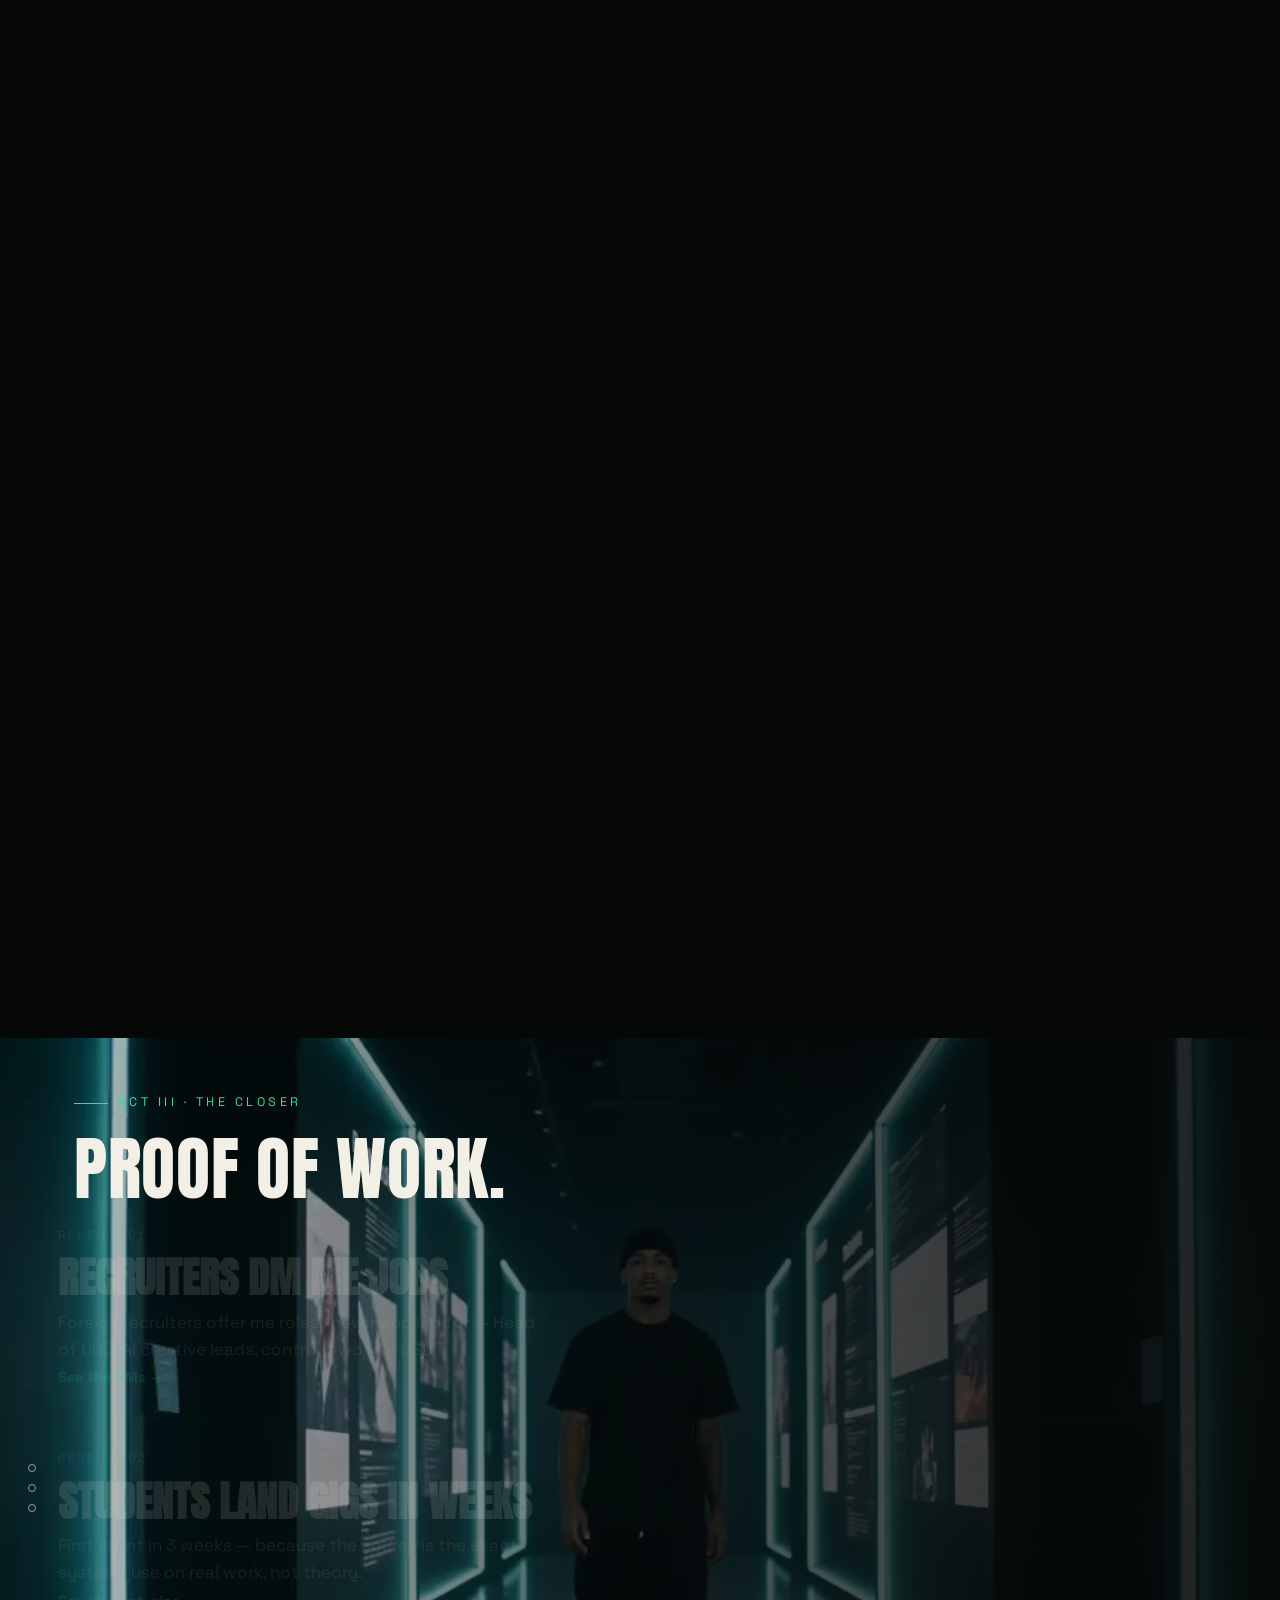
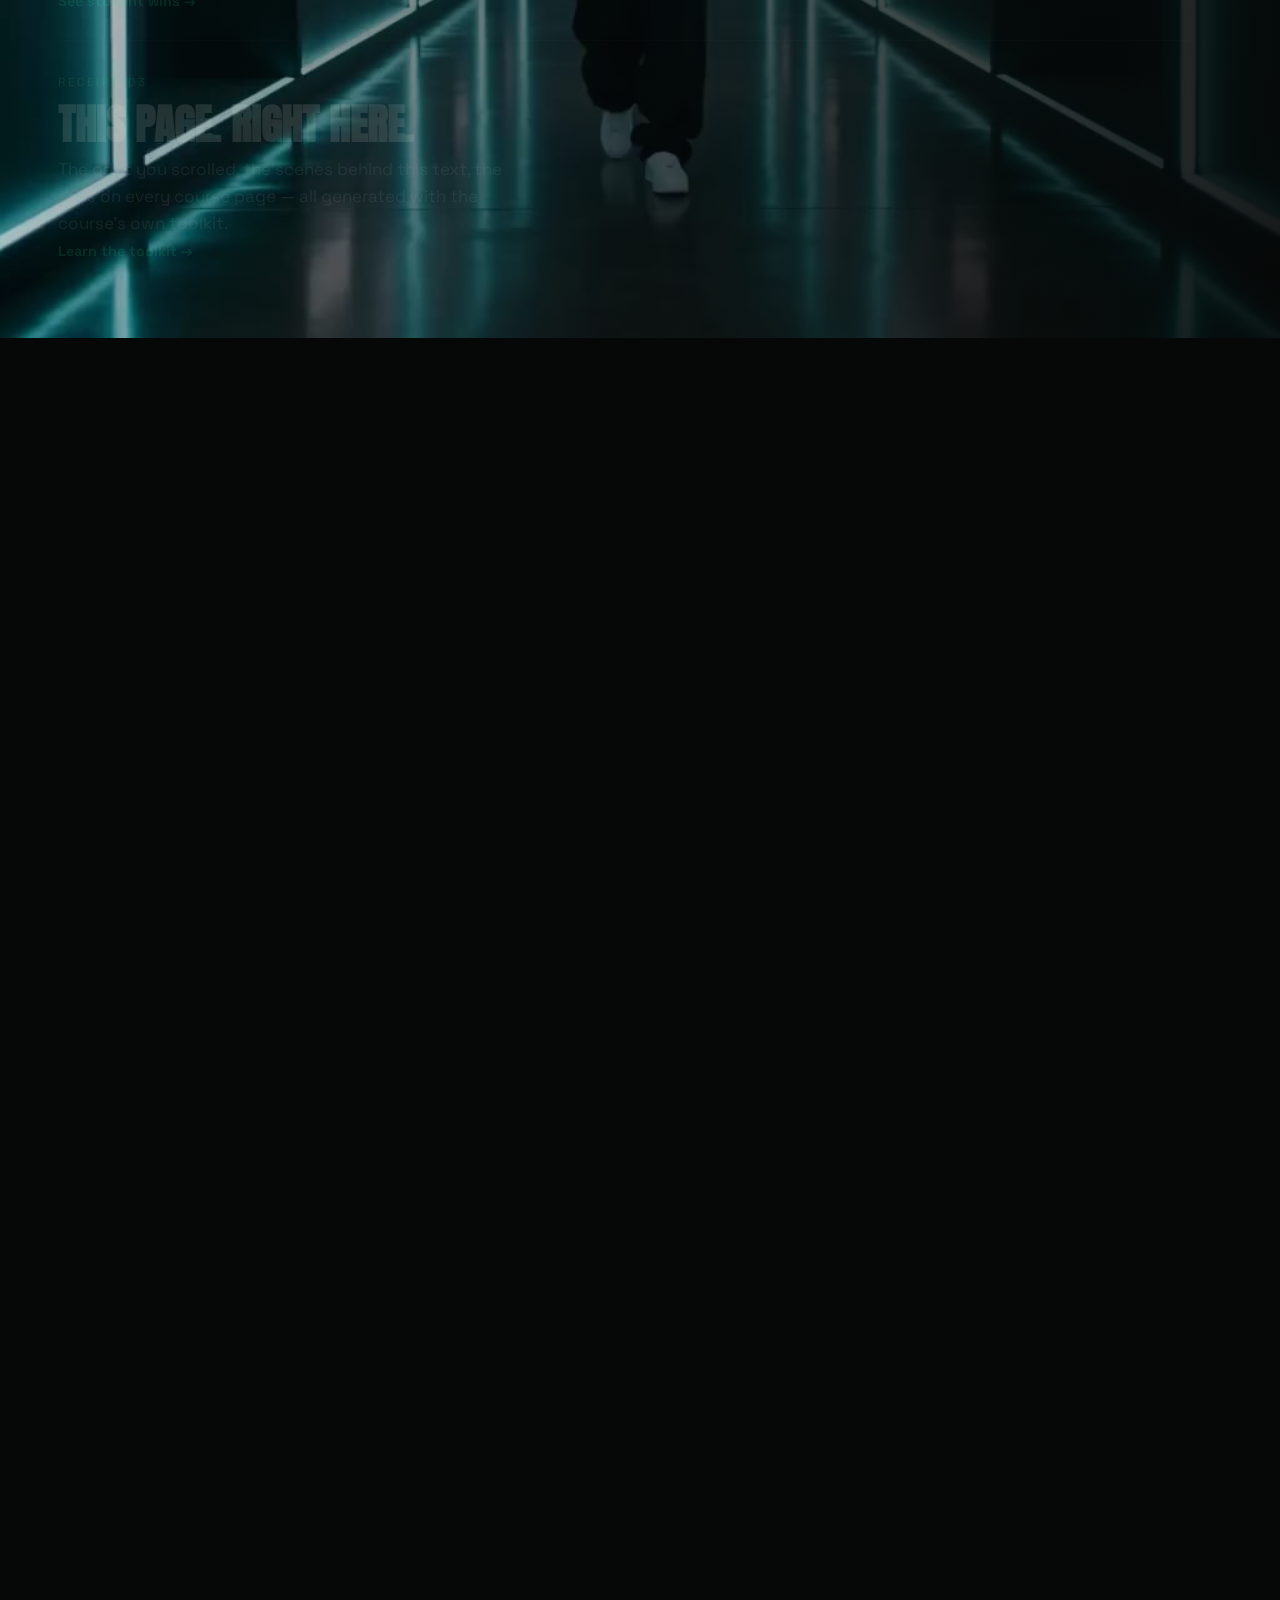
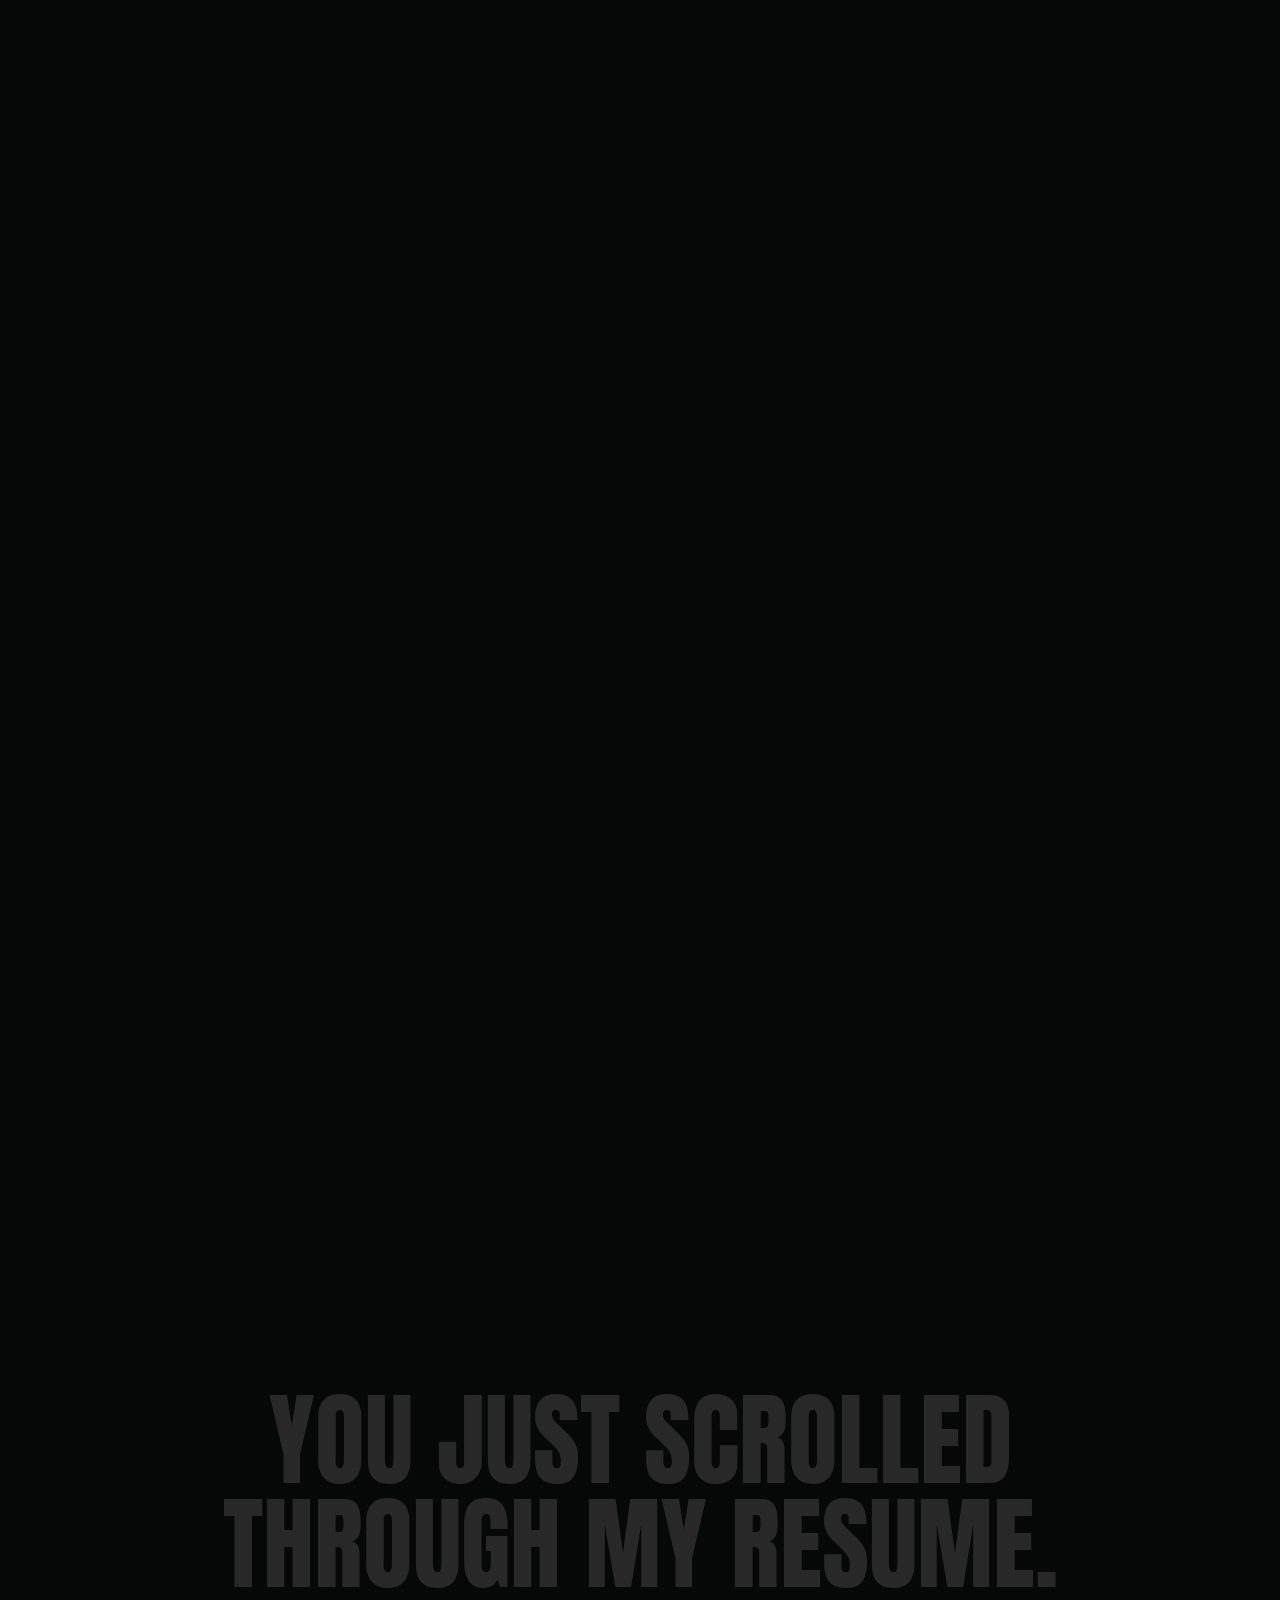
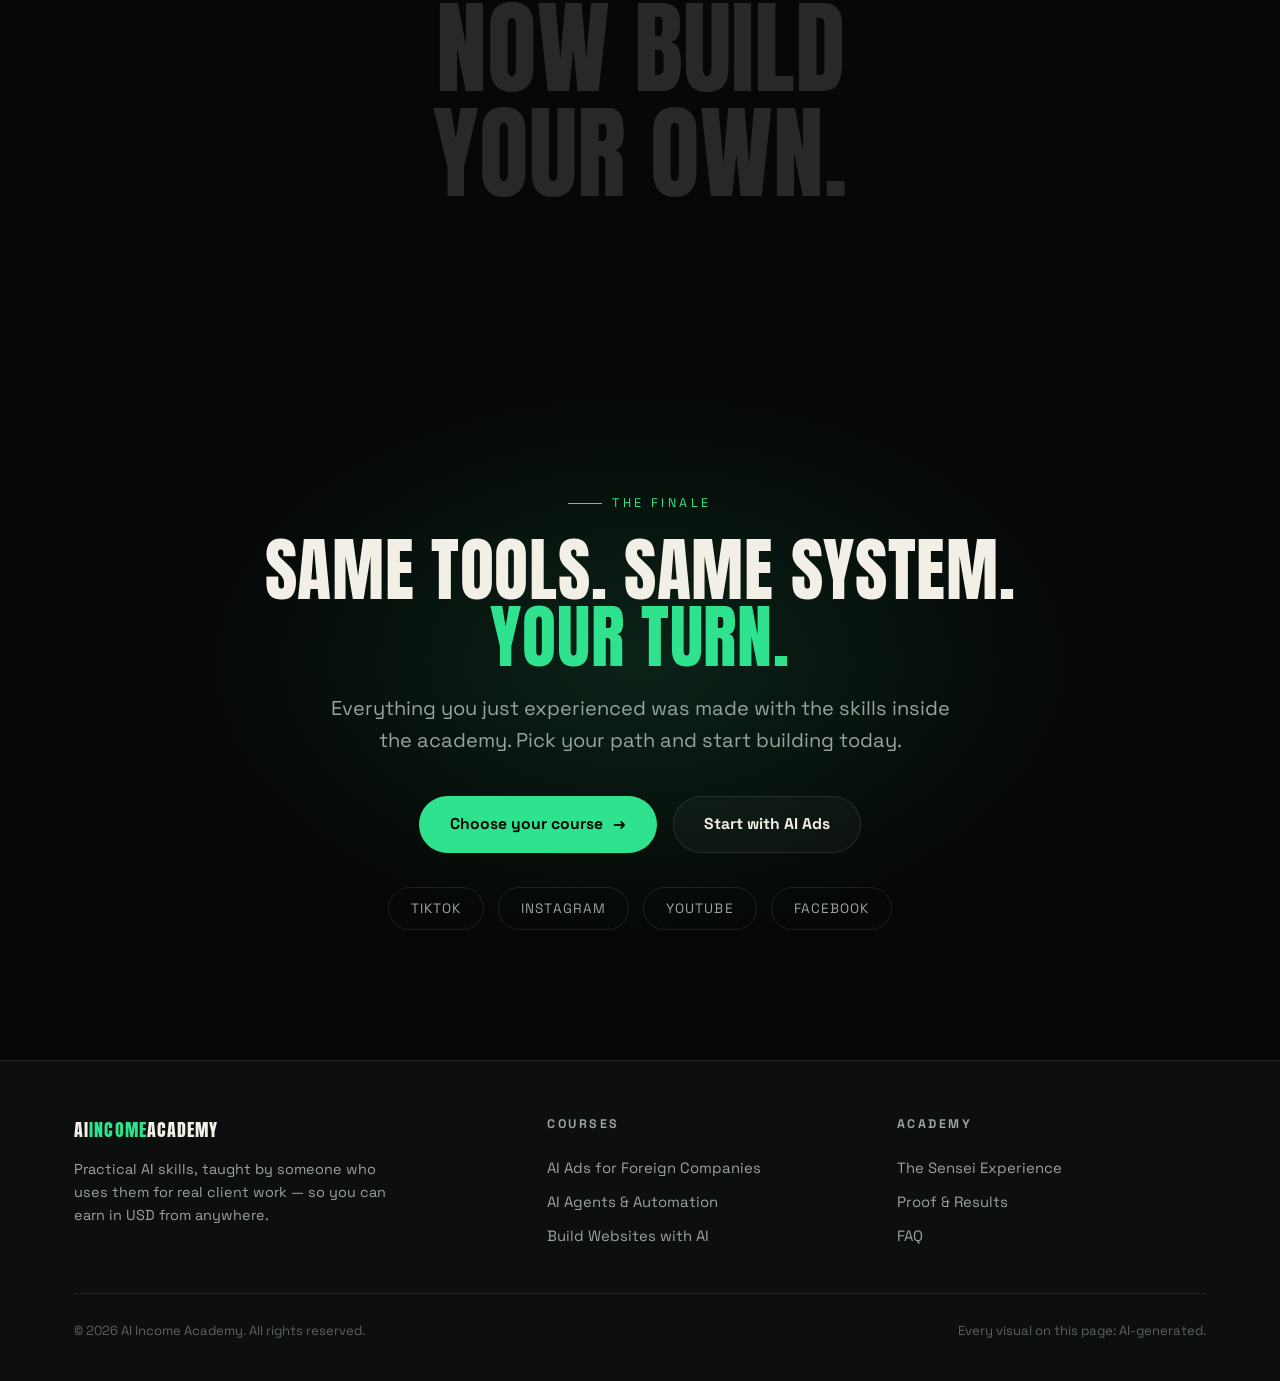
<file: sensei.html>
<!doctype html>
<html lang="en">
<head>
  <meta charset="utf-8" />
  <meta name="viewport" content="width=device-width, initial-scale=1" />
  <title>The AI Sensei — Scroll the Orbit | AI Income Academy</title>
  <meta name="description" content="A cinematic scroll-driven experience starring your instructor — AI-generated with Seedance 2.0. Scroll to orbit, meet the builder, and pick your path to USD income." />
  <meta property="og:title" content="The AI Sensei — Scroll the Orbit" />
  <meta property="og:description" content="Scroll to rotate the camera around your instructor. Every pixel AI-generated." />
  <meta property="og:image" content="/assets/img/poster-orbit.jpg" />
  <link rel="preconnect" href="https://fonts.googleapis.com" />
  <link rel="preconnect" href="https://fonts.gstatic.com" crossorigin />
  <link href="https://fonts.googleapis.com/css2?family=Anton&family=Space+Grotesk:wght@400;500;700&display=swap" rel="stylesheet" />
  <script>document.documentElement.classList.add("js")</script>
  <link rel="stylesheet" href="/css/styles.css" />
  <link rel="stylesheet" href="/css/portfolio.css" />
  <link rel="icon" href="data:image/svg+xml,<svg xmlns='http://www.w3.org/2000/svg' viewBox='0 0 100 100'><text y='.9em' font-size='90'>🥷</text></svg>" />
</head>
<body>

  <nav class="nav">
    <a class="nav-logo" href="/">AI<b>INCOME</b>ACADEMY</a>
    <div class="nav-links">
      <a href="/sensei" class="active">The Sensei</a>
      <a href="/courses/ai-ads">AI Ads</a>
      <a href="/courses/ai-agents">AI Agents</a>
      <a href="/courses/ai-websites">AI Websites</a>
      <a class="btn btn-primary" href="/#courses" style="padding:10px 22px">Start Learning</a>
    </div>
  </nav>

  <!-- ============ ACT I — THE ORBIT (scroll-scrubbed) ============ -->
  <section class="scrub-track" id="heroTrack" aria-label="Scroll-driven hero orbit">
    <div class="scrub-stage">
      <video id="orbitVideo" muted playsinline preload="auto"
             poster="/assets/img/poster-orbit.jpg"
             data-fallback="/assets/img/poster-orbit.jpg"
             src="/assets/video/orbit.mp4"></video>

      <div class="hud" aria-hidden="true">
        Camera orbit
        <b id="hudDeg">000°</b>
        <span class="hud-bar"><i id="hudBar"></i></span>
      </div>

      <div class="wrap stage-content">
        <span class="kicker">Scroll to orbit · Every pixel AI-generated</span>
        <h1 class="mega-name" aria-label="The AI Sensei">
          <span class="ln">
            <span class="ch" style="--i:0">T</span><span class="ch" style="--i:1">H</span><span class="ch" style="--i:2">E</span><span class="ch" style="--i:3">&nbsp;</span><span class="ch" style="--i:4">A</span><span class="ch" style="--i:5">I</span>
          </span>
          <span class="ln">
            <span class="ch accent" style="--i:6">S</span><span class="ch accent" style="--i:7">E</span><span class="ch accent" style="--i:8">N</span><span class="ch accent" style="--i:9">S</span><span class="ch accent" style="--i:10">E</span><span class="ch accent" style="--i:11">I</span>
          </span>
        </h1>
        <div class="stage-sub">
          <p class="lead">I make AI ads, agents and websites for foreign companies — and teach you to do the same. This entire page, including me, was generated with the exact tools inside the course.</p>
        </div>
        <div class="hero-sub">
          <a class="btn btn-primary" href="/#courses">Learn my system <span class="arr">→</span></a>
          <a class="btn btn-ghost" href="#pillars">Keep scrolling</a>
        </div>
      </div>

      <div class="scroll-cue">Scroll</div>
    </div>
  </section>

  <!-- STATS -->
  <section class="stats">
    <div class="stats-grid">
      <div class="stat"><b data-count="3" data-suffix="+">3+</b><span>Years paid by foreign clients</span></div>
      <div class="stat"><b>$1,000s</b><span>Invoiced in USD</span></div>
      <div class="stat"><b data-count="3">3</b><span>Skills. Three income paths</span></div>
      <div class="stat"><b data-count="100" data-suffix="%">100%</b><span>Of this page generated with AI</span></div>
    </div>
  </section>

  <div class="marquee" aria-hidden="true">
    <div class="marquee-track">
      <em>SEEDANCE 2.0</em> THIS PAGE IS THE PROOF <em>GPT IMAGE 2</em> SCROLL THE ORBIT <em>AI ADS</em> AI AGENTS <em>AI WEBSITES</em> LEARN THE SYSTEM
      <em>SEEDANCE 2.0</em> THIS PAGE IS THE PROOF <em>GPT IMAGE 2</em> SCROLL THE ORBIT <em>AI ADS</em> AI AGENTS <em>AI WEBSITES</em> LEARN THE SYSTEM
    </div>
  </div>

  <!-- ============ ACT II — THE BUILDER (three pillars) ============ -->
  <section class="chapter-track" id="pillars" data-chapter>
    <div class="chapter-stage">
      <video muted playsinline loop preload="metadata" data-bg
             poster="/assets/img/poster-builder.jpg"
             data-fallback="/assets/img/poster-builder.jpg"
             src="/assets/video/builder.mp4"></video>

      <div class="wrap">
        <div class="pillars-box">
          <span class="kicker">Act II · The Builder</span>
          <h2 class="display h-1" style="margin-bottom:26px">Three ways I get paid.<br />Three things I teach.</h2>

          <div class="pillar">
            <span class="p-num">Pillar 01 — Flagship</span>
            <h3>AI Ads for foreign companies</h3>
            <p>Scroll-stopping video ads made entirely with AI — scripts, actors, voices, edits. The skill recruiters DM me about.</p>
            <a href="/courses/ai-ads">Explore the course →</a>
          </div>
          <div class="pillar">
            <span class="p-num">Pillar 02 — Automation</span>
            <h3>AI agents that never sleep</h3>
            <p>n8n workflows and AI agents that answer, qualify, write and report — sold to companies as monthly USD retainers.</p>
            <a href="/courses/ai-agents">Explore the course →</a>
          </div>
          <div class="pillar">
            <span class="p-num">Pillar 03 — Web</span>
            <h3>Websites that look like $10k</h3>
            <p>Cinematic sites like this one, shipped in days with AI — then sold to businesses for $2,000+ each.</p>
            <a href="/courses/ai-websites">Explore the course →</a>
          </div>
        </div>
      </div>

      <div class="chapter-dots" aria-hidden="true"><i></i><i></i><i></i></div>
    </div>
  </section>

  <!-- ============ ACT III — THE CLOSER (work) ============ -->
  <section class="chapter-track" data-chapter>
    <div class="chapter-stage right">
      <video muted playsinline loop preload="metadata" data-bg
             poster="/assets/img/poster-closer.jpg"
             data-fallback="/assets/img/poster-closer.jpg"
             src="/assets/video/closer.mp4"></video>

      <div class="wrap work-box">
        <span class="kicker">Act III · The Closer</span>
        <h2 class="display h-1">Proof of work.</h2>

        <div class="pillar" style="border-top:none;padding-top:18px">
          <span class="p-num">Receipt 01</span>
          <h3>Recruiters DM me jobs</h3>
          <p>Foreign recruiters offer me roles I never applied for — Head of UGC, AI creative leads, contract work in USD.</p>
          <a href="/#proof">See the DMs →</a>
        </div>
        <div class="pillar">
          <span class="p-num">Receipt 02</span>
          <h3>Students land gigs in weeks</h3>
          <p>First client in 3 weeks — because the course is the exact system I use on real work, not theory.</p>
          <a href="/#proof">See student wins →</a>
        </div>
        <div class="pillar">
          <span class="p-num">Receipt 03</span>
          <h3>This page. Right here.</h3>
          <p>The orbit you scrolled, the scenes behind this text, the stills on every course page — all generated with the course's own toolkit.</p>
          <a href="/#courses">Learn the toolkit →</a>
        </div>
      </div>

      <div class="chapter-dots" aria-hidden="true"><i></i><i></i><i></i></div>
    </div>
  </section>

  <!-- KINETIC BRIDGE -->
  <section class="kinetic" aria-label="Manifesto">
    <span class="word">You just scrolled</span>
    <span class="word">through my resume.</span>
    <span class="word">Now build</span>
    <span class="word">your own.</span>
  </section>

  <!-- ============ FINALE ============ -->
  <section class="finale">
    <span class="kicker" style="justify-content:center">The finale</span>
    <h2 class="display h-1">Same tools. Same system.<br /><span class="accent">Your turn.</span></h2>
    <p class="lead">Everything you just experienced was made with the skills inside the academy. Pick your path and start building today.</p>
    <div class="hero-sub" style="justify-content:center">
      <a class="btn btn-primary" href="/#courses">Choose your course <span class="arr">→</span></a>
      <a class="btn btn-ghost" href="/courses/ai-ads">Start with AI Ads</a>
    </div>
    <div class="socials">
      <!-- TODO: replace # with your real social links -->
      <a href="#" rel="noopener">TikTok</a>
      <a href="#" rel="noopener">Instagram</a>
      <a href="#" rel="noopener">YouTube</a>
      <a href="#" rel="noopener">Facebook</a>
    </div>
  </section>

  <footer class="footer">
    <div class="wrap">
      <div class="footer-grid">
        <div class="footer-brand">
          <span class="nav-logo">AI<b>INCOME</b>ACADEMY</span>
          <p>Practical AI skills, taught by someone who uses them for real client work — so you can earn in USD from anywhere.</p>
        </div>
        <div>
          <h4>Courses</h4>
          <a href="/courses/ai-ads">AI Ads for Foreign Companies</a>
          <a href="/courses/ai-agents">AI Agents &amp; Automation</a>
          <a href="/courses/ai-websites">Build Websites with AI</a>
        </div>
        <div>
          <h4>Academy</h4>
          <a href="/sensei">The Sensei Experience</a>
          <a href="/#proof">Proof &amp; Results</a>
          <a href="/#faq">FAQ</a>
        </div>
      </div>
      <div class="footer-bottom">
        <span>© 2026 AI Income Academy. All rights reserved.</span>
        <span>Every visual on this page: AI-generated.</span>
      </div>
    </div>
  </footer>

  <script src="/js/app.js"></script>
  <script src="/js/portfolio.js"></script>
</body>
</html>
</file>
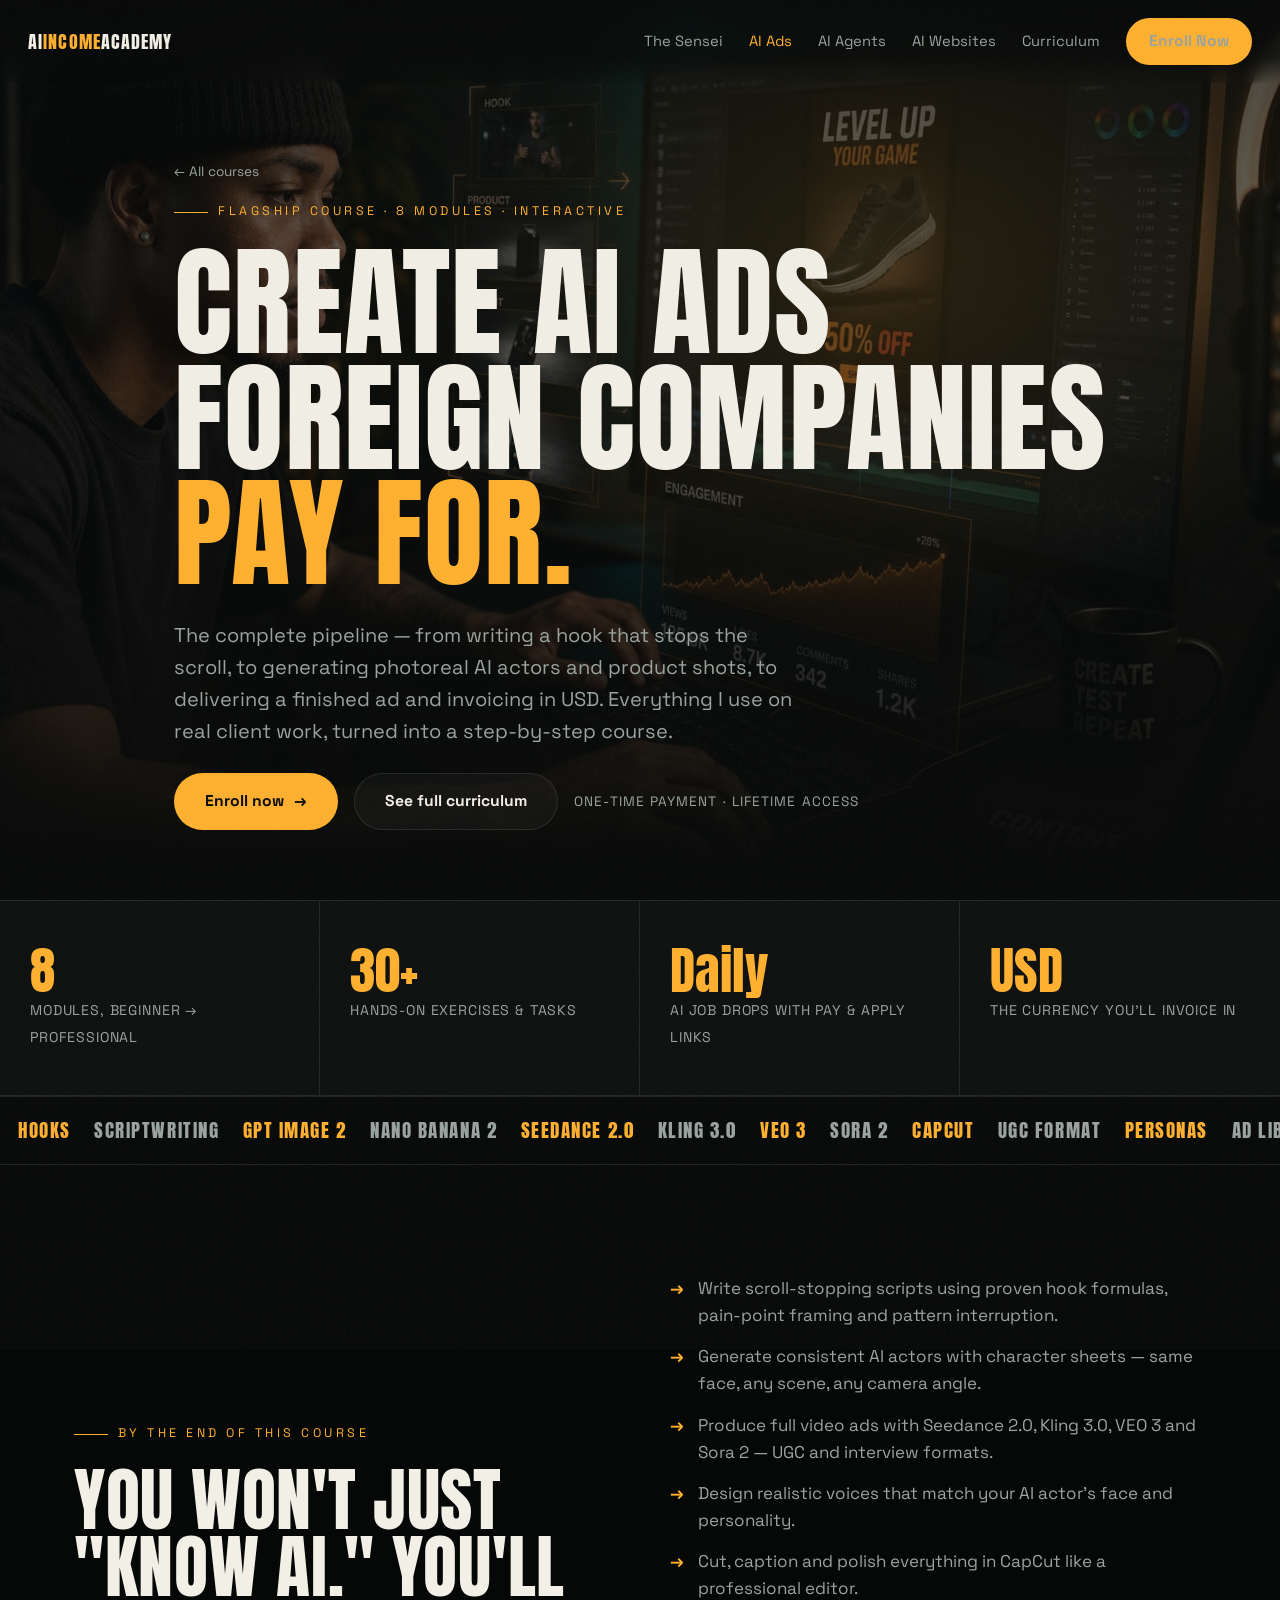
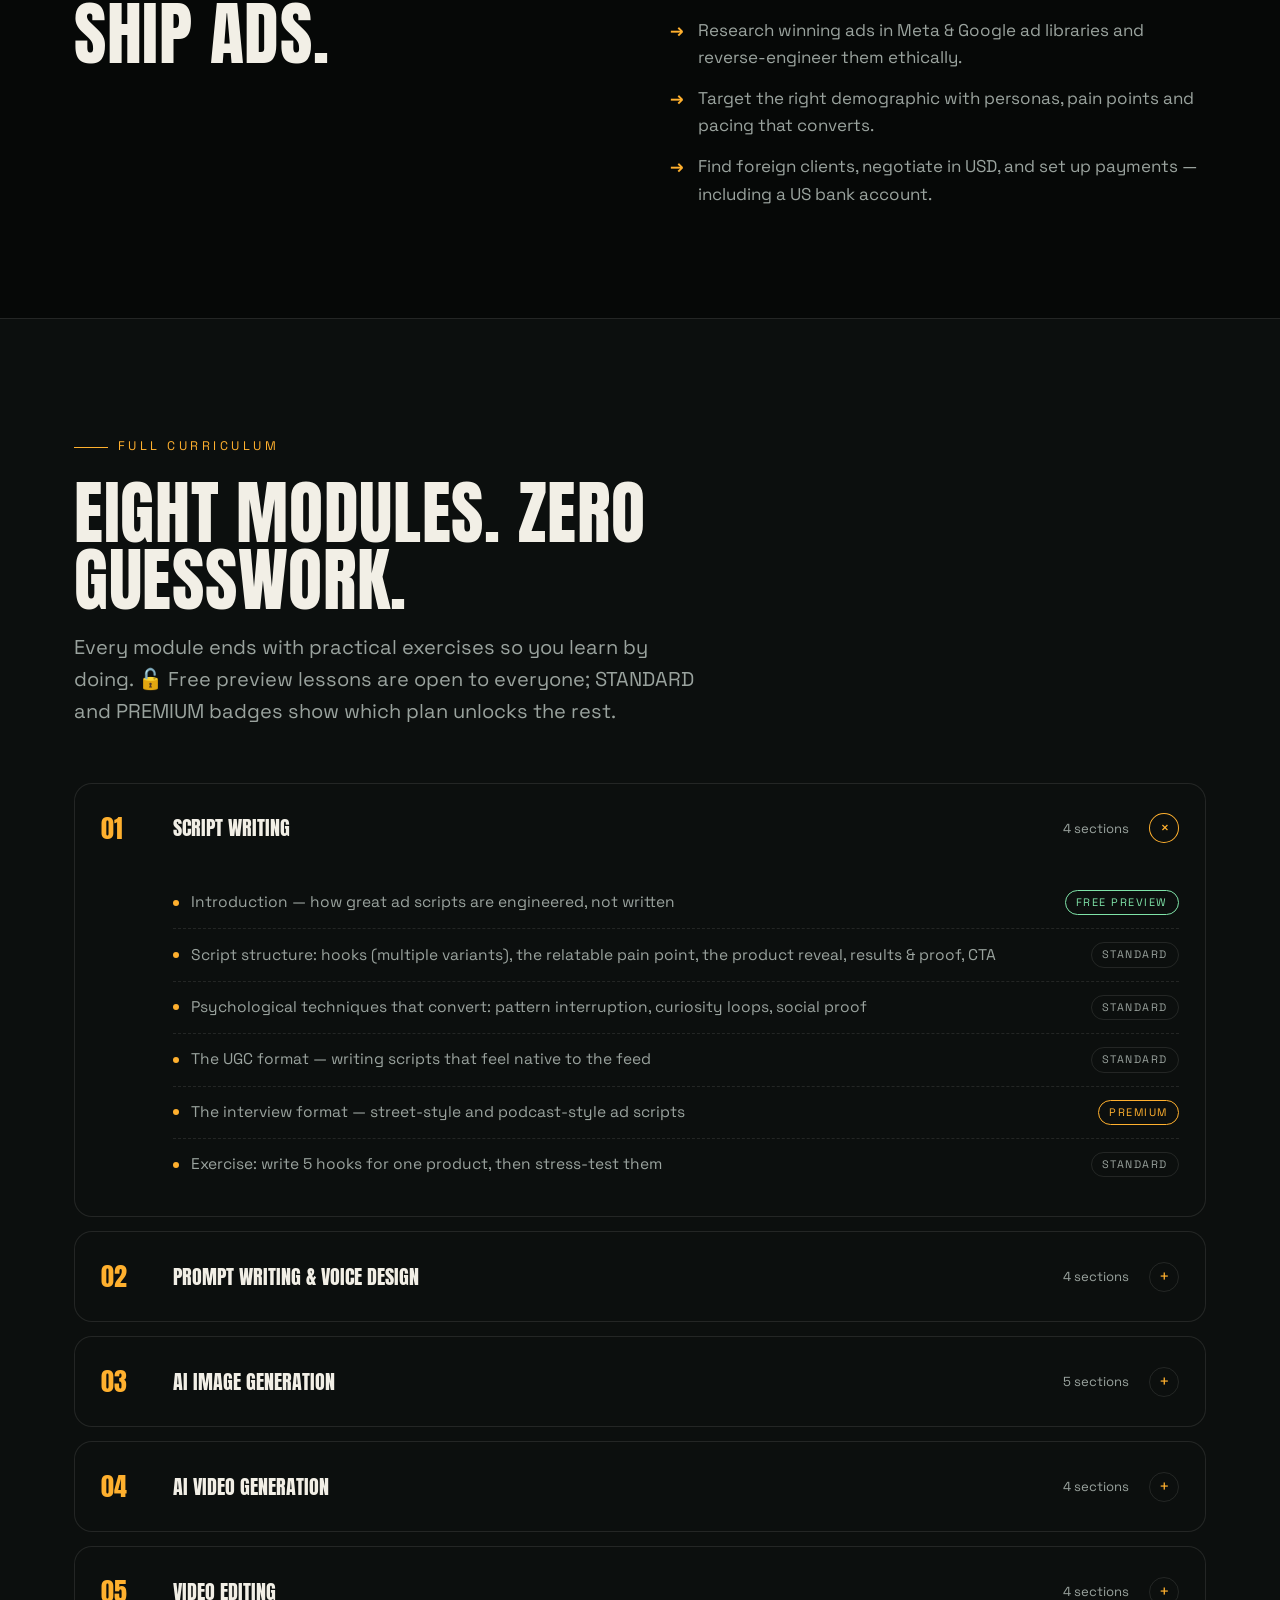
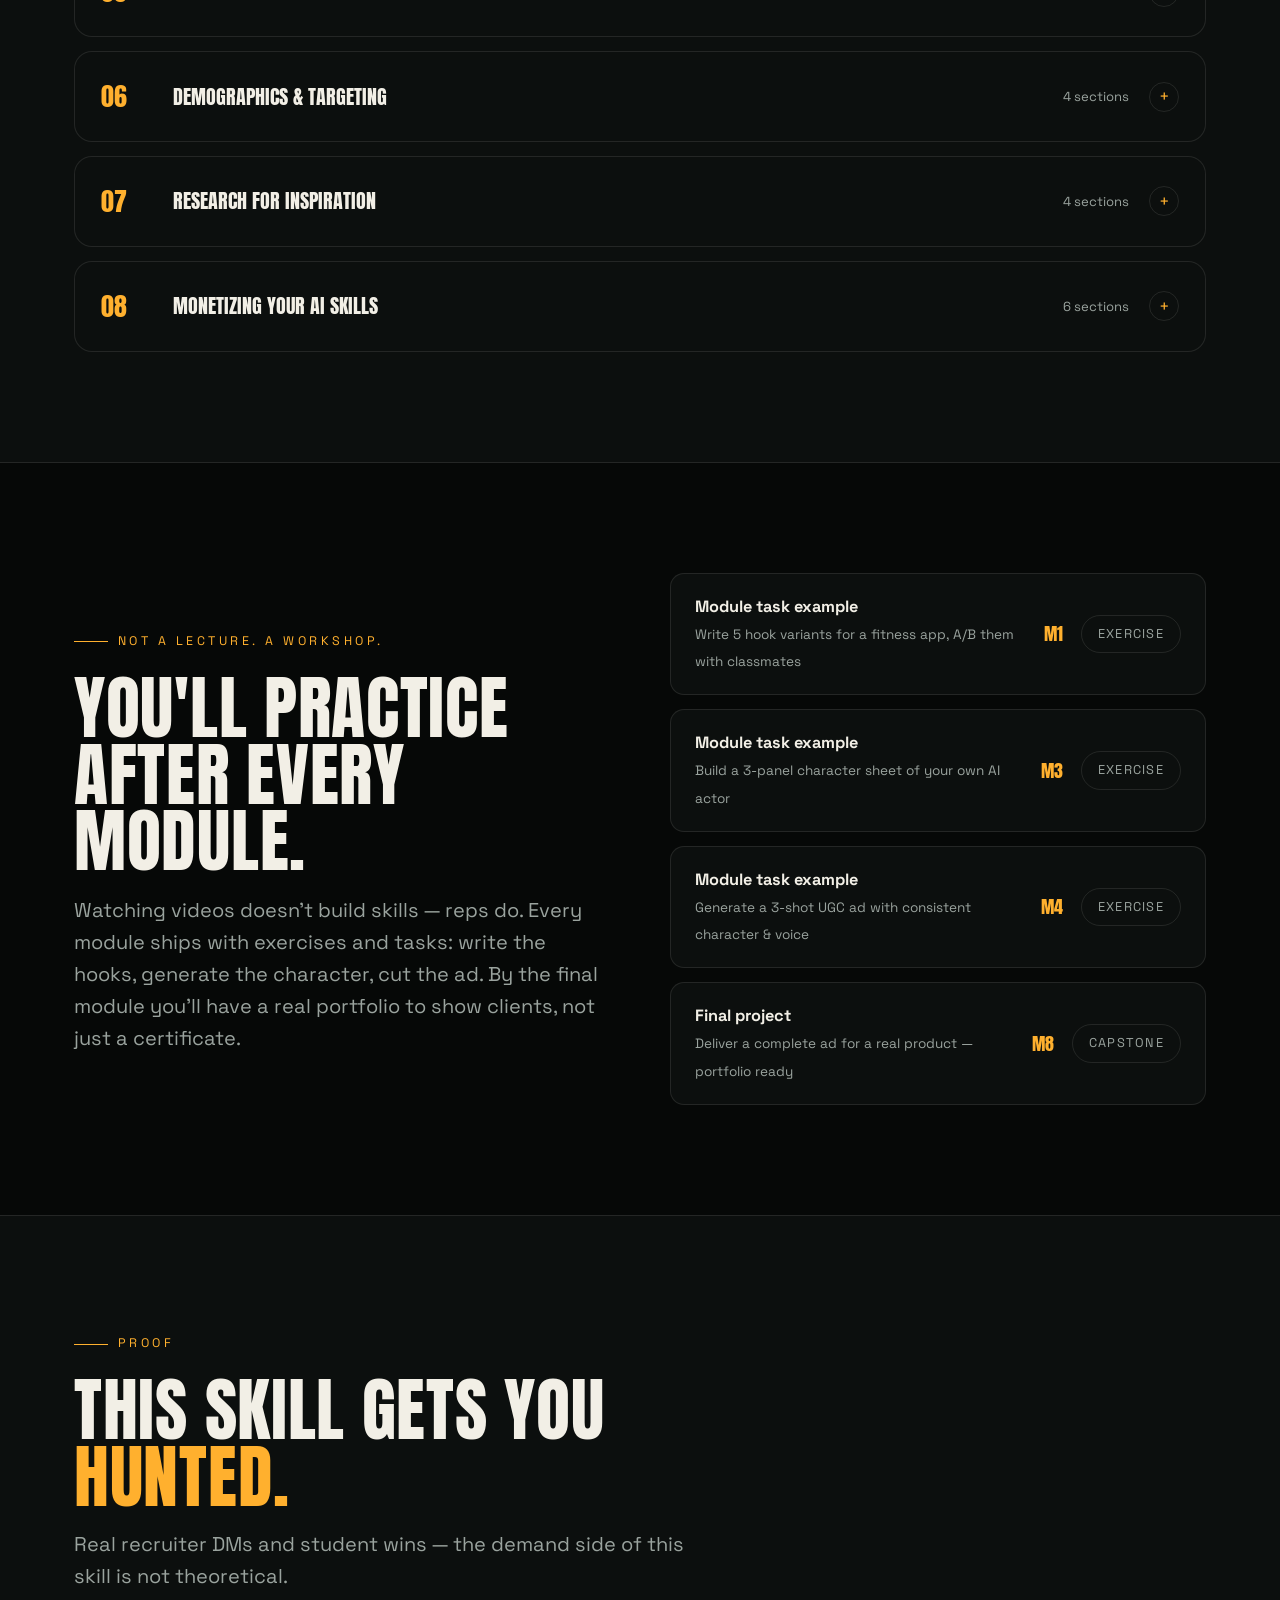
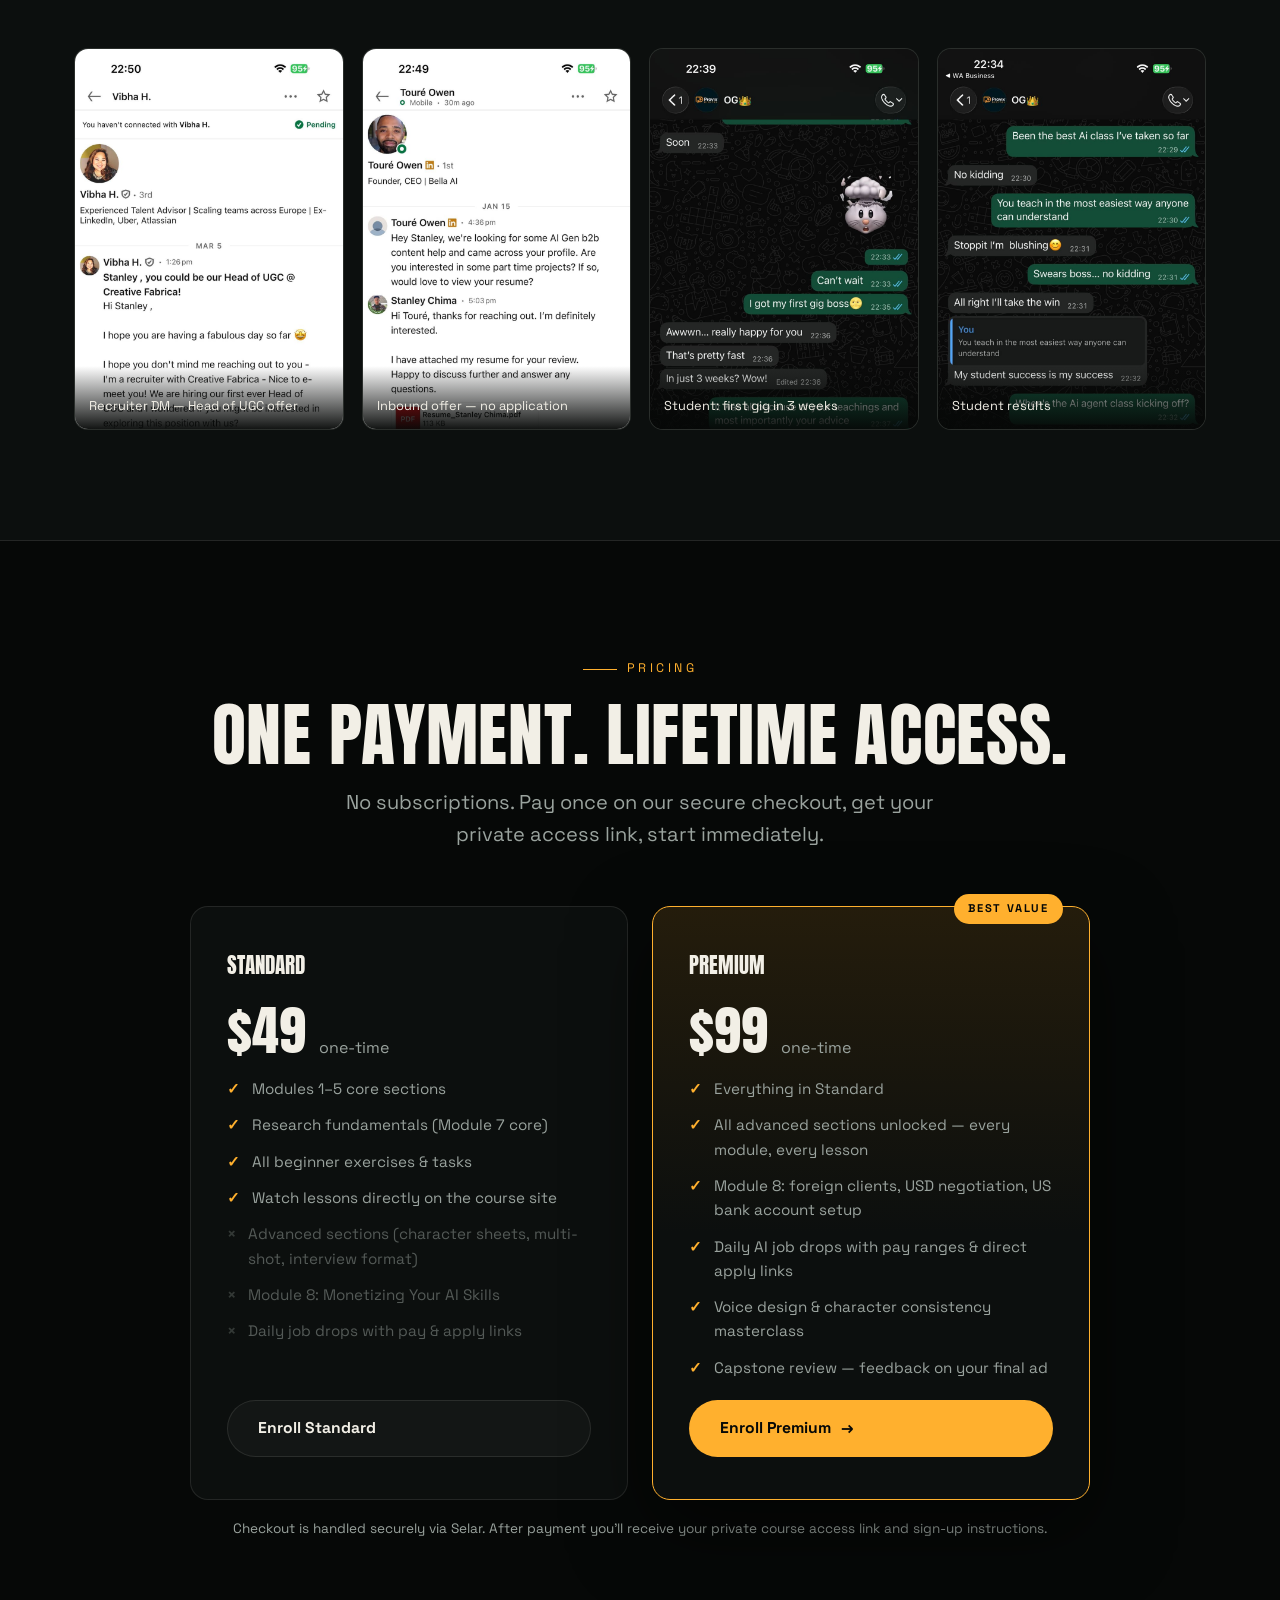
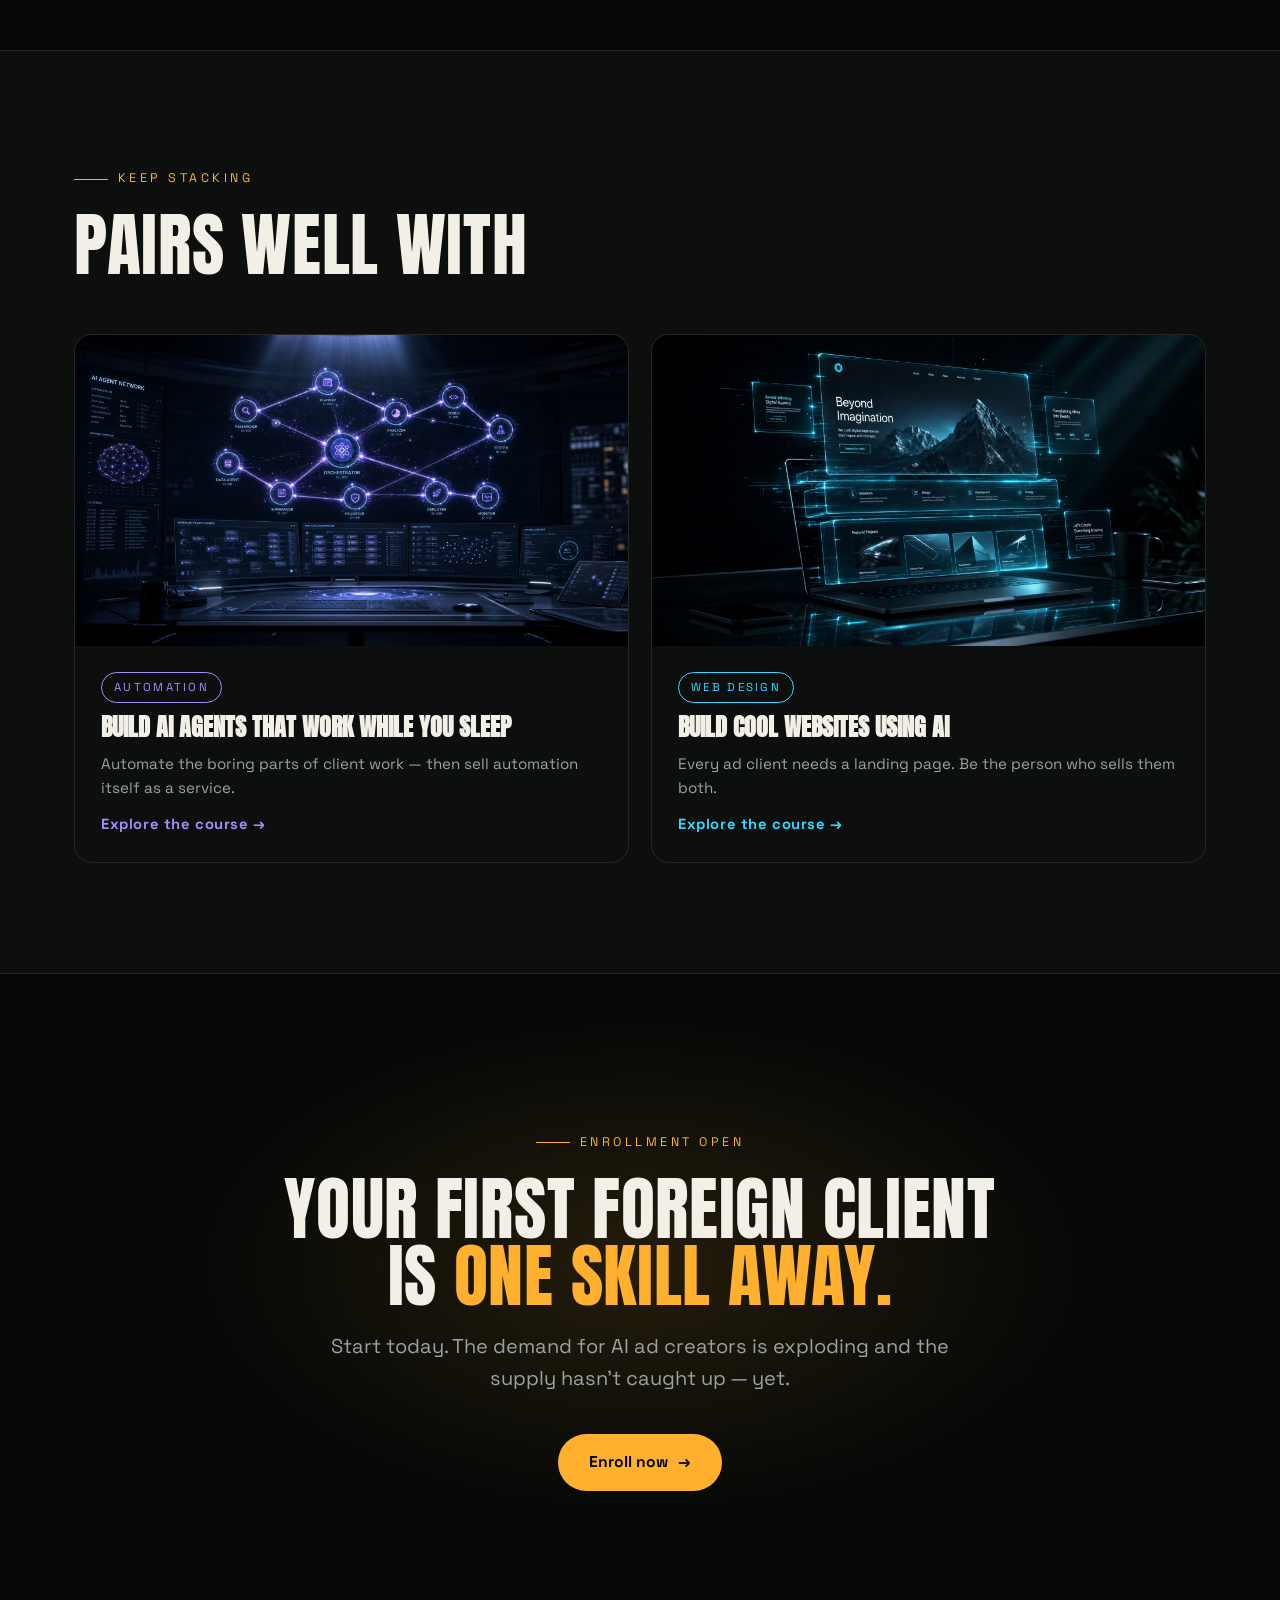
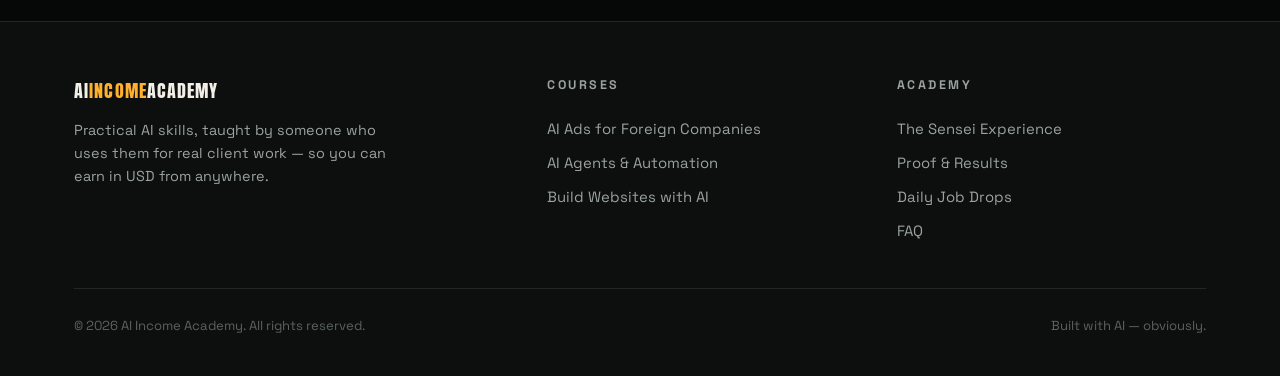
<file: courses/ai-ads.html>
<!doctype html>
<html lang="en">
<head>
  <meta charset="utf-8" />
  <meta name="viewport" content="width=device-width, initial-scale=1" />
  <title>Create AI Ads for Foreign Companies — AI Income Academy</title>
  <meta name="description" content="The complete system for creating scroll-stopping AI video ads foreign companies pay for in USD: scriptwriting, prompting, AI image & video generation, editing, targeting and monetization." />
  <meta property="og:title" content="Create AI Ads for Foreign Companies" />
  <meta property="og:description" content="8 modules. Zero experience needed. From your first script to your first foreign client." />
  <meta property="og:image" content="/assets/img/hero-ads.jpg" />
  <link rel="preconnect" href="https://fonts.googleapis.com" />
  <link rel="preconnect" href="https://fonts.gstatic.com" crossorigin />
  <link href="https://fonts.googleapis.com/css2?family=Anton&family=Space+Grotesk:wght@400;500;700&display=swap" rel="stylesheet" />
  <script>document.documentElement.classList.add("js")</script>
  <link rel="stylesheet" href="/css/styles.css" />
  <link rel="icon" href="data:image/svg+xml,<svg xmlns='http://www.w3.org/2000/svg' viewBox='0 0 100 100'><text y='.9em' font-size='90'>🎬</text></svg>" />
</head>
<body class="theme-ads">

  <nav class="nav">
    <a class="nav-logo" href="/">AI<b>INCOME</b>ACADEMY</a>
    <div class="nav-links">
      <a href="/sensei">The Sensei</a>
      <a href="/courses/ai-ads" class="active">AI Ads</a>
      <a href="/courses/ai-agents">AI Agents</a>
      <a href="/courses/ai-websites">AI Websites</a>
      <a href="#curriculum">Curriculum</a>
      <a class="btn btn-primary" href="#pricing" style="padding:10px 22px">Enroll Now</a>
    </div>
  </nav>

  <!-- HERO -->
  <header class="hero">
    <div class="hero-media"><img src="/assets/img/hero-ads.jpg" alt="Creator editing an AI video ad at a dark desk surrounded by holographic storyboards" /></div>
    <div class="wrap">
      <a class="crumb" href="/">← All courses</a>
      <span class="kicker" style="display:flex">Flagship course · 8 modules · Interactive</span>
      <h1 class="display h-hero">
        <span class="title-line"><span>Create AI ads</span></span>
        <span class="title-line"><span>foreign companies</span></span>
        <span class="title-line"><span><span class="accent">pay for.</span></span></span>
      </h1>
      <p class="lead" style="margin-top:28px">
        The complete pipeline — from writing a hook that stops the scroll, to generating photoreal AI
        actors and product shots, to delivering a finished ad and invoicing in USD. Everything I use on
        real client work, turned into a step-by-step course.
      </p>
      <div class="hero-sub">
        <a class="btn btn-primary" href="#pricing">Enroll now <span class="arr">→</span></a>
        <a class="btn btn-ghost" href="#curriculum">See full curriculum</a>
        <span class="hero-note">One-time payment · Lifetime access</span>
      </div>
    </div>
  </header>

  <!-- STATS -->
  <section class="stats">
    <div class="stats-grid">
      <div class="stat"><b data-count="8">8</b><span>Modules, beginner → professional</span></div>
      <div class="stat"><b data-count="30" data-suffix="+">30+</b><span>Hands-on exercises &amp; tasks</span></div>
      <div class="stat"><b>Daily</b><span>AI job drops with pay &amp; apply links</span></div>
      <div class="stat"><b>USD</b><span>The currency you'll invoice in</span></div>
    </div>
  </section>

  <div class="marquee" aria-hidden="true">
    <div class="marquee-track">
      <em>HOOKS</em> SCRIPTWRITING <em>GPT IMAGE 2</em> NANO BANANA 2 <em>SEEDANCE 2.0</em> KLING 3.0 <em>VEO 3</em> SORA 2 <em>CAPCUT</em> UGC FORMAT <em>PERSONAS</em> AD LIBRARIES
      <em>HOOKS</em> SCRIPTWRITING <em>GPT IMAGE 2</em> NANO BANANA 2 <em>SEEDANCE 2.0</em> KLING 3.0 <em>VEO 3</em> SORA 2 <em>CAPCUT</em> UGC FORMAT <em>PERSONAS</em> AD LIBRARIES
    </div>
  </div>

  <!-- WHAT YOU'LL BE ABLE TO DO -->
  <section class="section">
    <div class="wrap two-col">
      <div class="reveal">
        <span class="kicker">By the end of this course</span>
        <h2 class="display h-1">You won't just "know AI." You'll ship ads.</h2>
      </div>
      <ul class="checklist reveal">
        <li>Write scroll-stopping scripts using proven hook formulas, pain-point framing and pattern interruption.</li>
        <li>Generate consistent AI actors with character sheets — same face, any scene, any camera angle.</li>
        <li>Produce full video ads with Seedance 2.0, Kling 3.0, VEO 3 and Sora 2 — UGC and interview formats.</li>
        <li>Design realistic voices that match your AI actor's face and personality.</li>
        <li>Cut, caption and polish everything in CapCut like a professional editor.</li>
        <li>Research winning ads in Meta &amp; Google ad libraries and reverse-engineer them ethically.</li>
        <li>Target the right demographic with personas, pain points and pacing that converts.</li>
        <li>Find foreign clients, negotiate in USD, and set up payments — including a US bank account.</li>
      </ul>
    </div>
  </section>

  <!-- CURRICULUM -->
  <section class="section proof-band" id="curriculum">
    <div class="wrap">
      <div class="section-head reveal">
        <span class="kicker">Full curriculum</span>
        <h2 class="display h-1">Eight modules. Zero guesswork.</h2>
        <p class="lead" style="margin-top:18px">
          Every module ends with practical exercises so you learn by doing. 🔓 Free preview lessons are open to everyone;
          STANDARD and PREMIUM badges show which plan unlocks the rest.
        </p>
      </div>

      <div class="modules reveal">
        <details class="module" open>
          <summary>
            <span class="module-num">01</span>
            <span class="module-title">Script Writing</span>
            <span class="module-meta">4 sections</span>
            <span class="module-chev">+</span>
          </summary>
          <div class="module-body">
            <div class="lesson free-tag"><span class="dot"></span>Introduction — how great ad scripts are engineered, not written<span class="lock">Free preview</span></div>
            <div class="lesson"><span class="dot"></span>Script structure: hooks (multiple variants), the relatable pain point, the product reveal, results &amp; proof, CTA<span class="lock">Standard</span></div>
            <div class="lesson"><span class="dot"></span>Psychological techniques that convert: pattern interruption, curiosity loops, social proof<span class="lock">Standard</span></div>
            <div class="lesson"><span class="dot"></span>The UGC format — writing scripts that feel native to the feed<span class="lock">Standard</span></div>
            <div class="lesson"><span class="dot"></span>The interview format — street-style and podcast-style ad scripts<span class="lock premium">Premium</span></div>
            <div class="lesson"><span class="dot"></span>Exercise: write 5 hooks for one product, then stress-test them<span class="lock">Standard</span></div>
          </div>
        </details>

        <details class="module">
          <summary>
            <span class="module-num">02</span>
            <span class="module-title">Prompt Writing &amp; Voice Design</span>
            <span class="module-meta">4 sections</span>
            <span class="module-chev">+</span>
          </summary>
          <div class="module-body">
            <div class="lesson free-tag"><span class="dot"></span>Introduction — why prompting is the new creative direction<span class="lock">Free preview</span></div>
            <div class="lesson"><span class="dot"></span>Prompting techniques for AI images and video — structure, style tokens, negative space<span class="lock">Standard</span></div>
            <div class="lesson"><span class="dot"></span>Iterating like a director: refining outputs with feeling-based notes<span class="lock">Standard</span></div>
            <div class="lesson"><span class="dot"></span>Voice design — generating a realistic, consistent voice that fits your avatar's face and personality<span class="lock premium">Premium</span></div>
            <div class="lesson"><span class="dot"></span>Exercise: one product, three moods — prompt the same scene three ways<span class="lock">Standard</span></div>
          </div>
        </details>

        <details class="module">
          <summary>
            <span class="module-num">03</span>
            <span class="module-title">AI Image Generation</span>
            <span class="module-meta">5 sections</span>
            <span class="module-chev">+</span>
          </summary>
          <div class="module-body">
            <div class="lesson free-tag"><span class="dot"></span>Introduction — where images fit in the ad pipeline<span class="lock">Free preview</span></div>
            <div class="lesson"><span class="dot"></span>SOTA image models — GPT Image 2, Nano Banana 2: strengths, weaknesses, when to use which<span class="lock">Standard</span></div>
            <div class="lesson"><span class="dot"></span>Your first AI image — text-to-image, image-to-image &amp; references, image editing<span class="lock">Standard</span></div>
            <div class="lesson"><span class="dot"></span>Character sheet design — consistent AI actors: front, back and close-up in one grid<span class="lock premium">Premium</span></div>
            <div class="lesson"><span class="dot"></span>Scene &amp; environment sheets — locking your world so every shot matches<span class="lock premium">Premium</span></div>
            <div class="lesson"><span class="dot"></span>Camera angles — directing the lens with words<span class="lock premium">Premium</span></div>
            <div class="lesson"><span class="dot"></span>Optional: storyboarding in Figma — arranging generations into a shot plan<span class="lock premium">Premium</span></div>
          </div>
        </details>

        <details class="module">
          <summary>
            <span class="module-num">04</span>
            <span class="module-title">AI Video Generation</span>
            <span class="module-meta">4 sections</span>
            <span class="module-chev">+</span>
          </summary>
          <div class="module-body">
            <div class="lesson free-tag"><span class="dot"></span>Introduction — from stills to motion<span class="lock">Free preview</span></div>
            <div class="lesson"><span class="dot"></span>SOTA video models — Seedance 2.0, Kling 3.0, VEO 3, Sora 2: capabilities and weaknesses<span class="lock">Standard</span></div>
            <div class="lesson"><span class="dot"></span>Your first AI video — text-to-video and image-to-video: first frame, first-frame → last-frame, images as ingredients<span class="lock">Standard</span></div>
            <div class="lesson"><span class="dot"></span>Multi-shot prompting with Seedance 2.0 &amp; Kling 3.0 — one prompt, a full scene sequence<span class="lock premium">Premium</span></div>
            <div class="lesson"><span class="dot"></span>Exercise: recreate a winning ad's shot list with your own AI actor<span class="lock premium">Premium</span></div>
          </div>
        </details>

        <details class="module">
          <summary>
            <span class="module-num">05</span>
            <span class="module-title">Video Editing</span>
            <span class="module-meta">4 sections</span>
            <span class="module-chev">+</span>
          </summary>
          <div class="module-body">
            <div class="lesson free-tag"><span class="dot"></span>Introduction to CapCut — the editor's mindset<span class="lock">Free preview</span></div>
            <div class="lesson"><span class="dot"></span>Assembly — trimming, sequencing and pacing your generated shots<span class="lock">Standard</span></div>
            <div class="lesson"><span class="dot"></span>Captions, sound and music — making it feel native to TikTok &amp; Reels<span class="lock">Standard</span></div>
            <div class="lesson"><span class="dot"></span>Export settings and deliverables clients expect<span class="lock">Standard</span></div>
          </div>
        </details>

        <details class="module">
          <summary>
            <span class="module-num">06</span>
            <span class="module-title">Demographics &amp; Targeting</span>
            <span class="module-meta">4 sections</span>
            <span class="module-chev">+</span>
          </summary>
          <div class="module-body">
            <div class="lesson free-tag"><span class="dot"></span>Introduction — why the same ad wins with one audience and dies with another<span class="lock">Free preview</span></div>
            <div class="lesson"><span class="dot"></span>Building personas — age, gender, culture, location and what they actually buy<span class="lock premium">Premium</span></div>
            <div class="lesson"><span class="dot"></span>Pain points &amp; solutions — mapping what the product fixes for each persona<span class="lock premium">Premium</span></div>
            <div class="lesson"><span class="dot"></span>Pacing per persona — how fast to cut for Gen Z vs. parents<span class="lock premium">Premium</span></div>
          </div>
        </details>

        <details class="module">
          <summary>
            <span class="module-num">07</span>
            <span class="module-title">Research for Inspiration</span>
            <span class="module-meta">4 sections</span>
            <span class="module-chev">+</span>
          </summary>
          <div class="module-body">
            <div class="lesson free-tag"><span class="dot"></span>Introduction — good artists borrow, great marketers research<span class="lock">Free preview</span></div>
            <div class="lesson"><span class="dot"></span>Meta Ads Library — finding competitors' winning creatives by keyword and brand<span class="lock">Standard</span></div>
            <div class="lesson"><span class="dot"></span>Google Ads Transparency Center — what's running, where, and for how long<span class="lock">Standard</span></div>
            <div class="lesson"><span class="dot"></span>Social platform mining — trends, sounds and formats before they saturate<span class="lock premium">Premium</span></div>
          </div>
        </details>

        <details class="module">
          <summary>
            <span class="module-num">08</span>
            <span class="module-title">Monetizing Your AI Skills</span>
            <span class="module-meta">6 sections</span>
            <span class="module-chev">+</span>
          </summary>
          <div class="module-body">
            <div class="lesson free-tag"><span class="dot"></span>Introduction — from skill to income<span class="lock">Free preview</span></div>
            <div class="lesson"><span class="dot"></span>How to get foreign clients — outreach that doesn't feel desperate<span class="lock premium">Premium</span></div>
            <div class="lesson"><span class="dot"></span>Platforms where clients already hang out — and how to stand out on each<span class="lock premium">Premium</span></div>
            <div class="lesson"><span class="dot"></span>Profile setup that makes recruiters DM <em>you</em> with USD offers<span class="lock premium">Premium</span></div>
            <div class="lesson"><span class="dot"></span>Negotiating pay with foreign clients — rates, scope, retainers<span class="lock premium">Premium</span></div>
            <div class="lesson"><span class="dot"></span>Getting a US bank account to receive client payments<span class="lock premium">Premium</span></div>
          </div>
        </details>
      </div>
    </div>
  </section>

  <!-- INTERACTIVE -->
  <section class="section">
    <div class="wrap two-col">
      <div class="reveal">
        <span class="kicker">Not a lecture. A workshop.</span>
        <h2 class="display h-1">You'll practice after every module.</h2>
        <p class="lead" style="margin-top:20px">
          Watching videos doesn't build skills — reps do. Every module ships with exercises and tasks:
          write the hooks, generate the character, cut the ad. By the final module you'll have a real
          portfolio to show clients, not just a certificate.
        </p>
      </div>
      <div class="jobs reveal">
        <div class="job"><div class="job-role"><b>Module task example</b><span>Write 5 hook variants for a fitness app, A/B them with classmates</span></div><div class="job-pay">M1</div><span class="job-apply">Exercise</span></div>
        <div class="job"><div class="job-role"><b>Module task example</b><span>Build a 3-panel character sheet of your own AI actor</span></div><div class="job-pay">M3</div><span class="job-apply">Exercise</span></div>
        <div class="job"><div class="job-role"><b>Module task example</b><span>Generate a 3-shot UGC ad with consistent character &amp; voice</span></div><div class="job-pay">M4</div><span class="job-apply">Exercise</span></div>
        <div class="job"><div class="job-role"><b>Final project</b><span>Deliver a complete ad for a real product — portfolio ready</span></div><div class="job-pay">M8</div><span class="job-apply">Capstone</span></div>
      </div>
    </div>
  </section>

  <!-- PROOF -->
  <section class="section proof-band">
    <div class="wrap">
      <div class="section-head reveal">
        <span class="kicker">Proof</span>
        <h2 class="display h-1">This skill gets you <span class="accent">hunted.</span></h2>
        <p class="lead" style="margin-top:18px">Real recruiter DMs and student wins — the demand side of this skill is not theoretical.</p>
      </div>
      <div class="proof-grid reveal">
        <figure class="proof-item"><img src="/assets/proof/job-offer-1.jpg" alt="Recruiter DM offering a Head of UGC role" loading="lazy" /><figcaption>Recruiter DM — Head of UGC offer</figcaption></figure>
        <figure class="proof-item"><img src="/assets/proof/job-offer-3.jpg" alt="Recruiter job offer message" loading="lazy" /><figcaption>Inbound offer — no application</figcaption></figure>
        <figure class="proof-item"><img src="/assets/proof/review-1.jpg" alt="Student message about landing their first gig in 3 weeks" loading="lazy" /><figcaption>Student: first gig in 3 weeks</figcaption></figure>
        <figure class="proof-item"><img src="/assets/proof/review-2.jpg" alt="Student review message" loading="lazy" /><figcaption>Student results</figcaption></figure>
      </div>
    </div>
  </section>

  <!-- PRICING -->
  <section class="section" id="pricing">
    <div class="wrap">
      <div class="section-head reveal" style="text-align:center;max-width:none">
        <span class="kicker" style="justify-content:center">Pricing</span>
        <h2 class="display h-1">One payment. Lifetime access.</h2>
        <p class="lead" style="margin:18px auto 0">No subscriptions. Pay once on our secure checkout, get your private access link, start immediately.</p>
      </div>
      <div class="pricing reveal">
        <div class="price-card">
          <div class="price-name">Standard</div>
          <div class="price-amount">$49 <small>one-time</small></div>
          <ul class="price-list">
            <li>Modules 1–5 core sections</li>
            <li>Research fundamentals (Module 7 core)</li>
            <li>All beginner exercises &amp; tasks</li>
            <li>Watch lessons directly on the course site</li>
            <li class="no">Advanced sections (character sheets, multi-shot, interview format)</li>
            <li class="no">Module 8: Monetizing Your AI Skills</li>
            <li class="no">Daily job drops with pay &amp; apply links</li>
          </ul>
          <!-- TODO: replace with your real Selar checkout link -->
          <a class="btn btn-ghost" href="https://selar.co/" target="_blank" rel="noopener">Enroll Standard</a>
        </div>
        <div class="price-card featured">
          <span class="price-badge">Best value</span>
          <div class="price-name">Premium</div>
          <div class="price-amount">$99 <small>one-time</small></div>
          <ul class="price-list">
            <li>Everything in Standard</li>
            <li>All advanced sections unlocked — every module, every lesson</li>
            <li>Module 8: foreign clients, USD negotiation, US bank account setup</li>
            <li>Daily AI job drops with pay ranges &amp; direct apply links</li>
            <li>Voice design &amp; character consistency masterclass</li>
            <li>Capstone review — feedback on your final ad</li>
          </ul>
          <!-- TODO: replace with your real Selar checkout link -->
          <a class="btn btn-primary" href="https://selar.co/" target="_blank" rel="noopener">Enroll Premium <span class="arr">→</span></a>
        </div>
      </div>
      <p class="jobs-note reveal" style="text-align:center">Checkout is handled securely via Selar. After payment you'll receive your private course access link and sign-up instructions.</p>
    </div>
  </section>

  <!-- OTHER COURSES -->
  <section class="section proof-band">
    <div class="wrap">
      <div class="section-head reveal">
        <span class="kicker">Keep stacking</span>
        <h2 class="display h-1">Pairs well with</h2>
      </div>
      <div class="cards">
        <a class="card reveal" href="/courses/ai-agents" style="--card-accent:#a78bfa">
          <div class="card-media"><img src="/assets/img/hero-agents.jpg" alt="AI agents course" loading="lazy" /></div>
          <div class="card-body">
            <span class="card-tag">Automation</span>
            <h3 class="card-title">Build AI Agents that Work While You Sleep</h3>
            <p class="card-text">Automate the boring parts of client work — then sell automation itself as a service.</p>
            <span class="card-cta">Explore the course →</span>
          </div>
        </a>
        <a class="card reveal" href="/courses/ai-websites" style="--card-accent:#36d6ff">
          <div class="card-media"><img src="/assets/img/hero-web.jpg" alt="AI websites course" loading="lazy" /></div>
          <div class="card-body">
            <span class="card-tag">Web design</span>
            <h3 class="card-title">Build Cool Websites Using AI</h3>
            <p class="card-text">Every ad client needs a landing page. Be the person who sells them both.</p>
            <span class="card-cta">Explore the course →</span>
          </div>
        </a>
      </div>
    </div>
  </section>

  <!-- FINALE -->
  <section class="finale">
    <span class="kicker" style="justify-content:center">Enrollment open</span>
    <h2 class="display h-1">Your first foreign client<br />is <span class="accent">one skill away.</span></h2>
    <p class="lead">Start today. The demand for AI ad creators is exploding and the supply hasn't caught up — yet.</p>
    <a class="btn btn-primary" href="#pricing">Enroll now <span class="arr">→</span></a>
  </section>

  <footer class="footer">
    <div class="wrap">
      <div class="footer-grid">
        <div class="footer-brand">
          <span class="nav-logo">AI<b>INCOME</b>ACADEMY</span>
          <p>Practical AI skills, taught by someone who uses them for real client work — so you can earn in USD from anywhere.</p>
        </div>
        <div>
          <h4>Courses</h4>
          <a href="/courses/ai-ads">AI Ads for Foreign Companies</a>
          <a href="/courses/ai-agents">AI Agents &amp; Automation</a>
          <a href="/courses/ai-websites">Build Websites with AI</a>
        </div>
        <div>
          <h4>Academy</h4>
          <a href="/sensei">The Sensei Experience</a>
          <a href="/#proof">Proof &amp; Results</a>
          <a href="/#jobs">Daily Job Drops</a>
          <a href="/#faq">FAQ</a>
        </div>
      </div>
      <div class="footer-bottom">
        <span>© 2026 AI Income Academy. All rights reserved.</span>
        <span>Built with AI — obviously.</span>
      </div>
    </div>
  </footer>

  <script src="/js/app.js"></script>
</body>
</html>
</file>
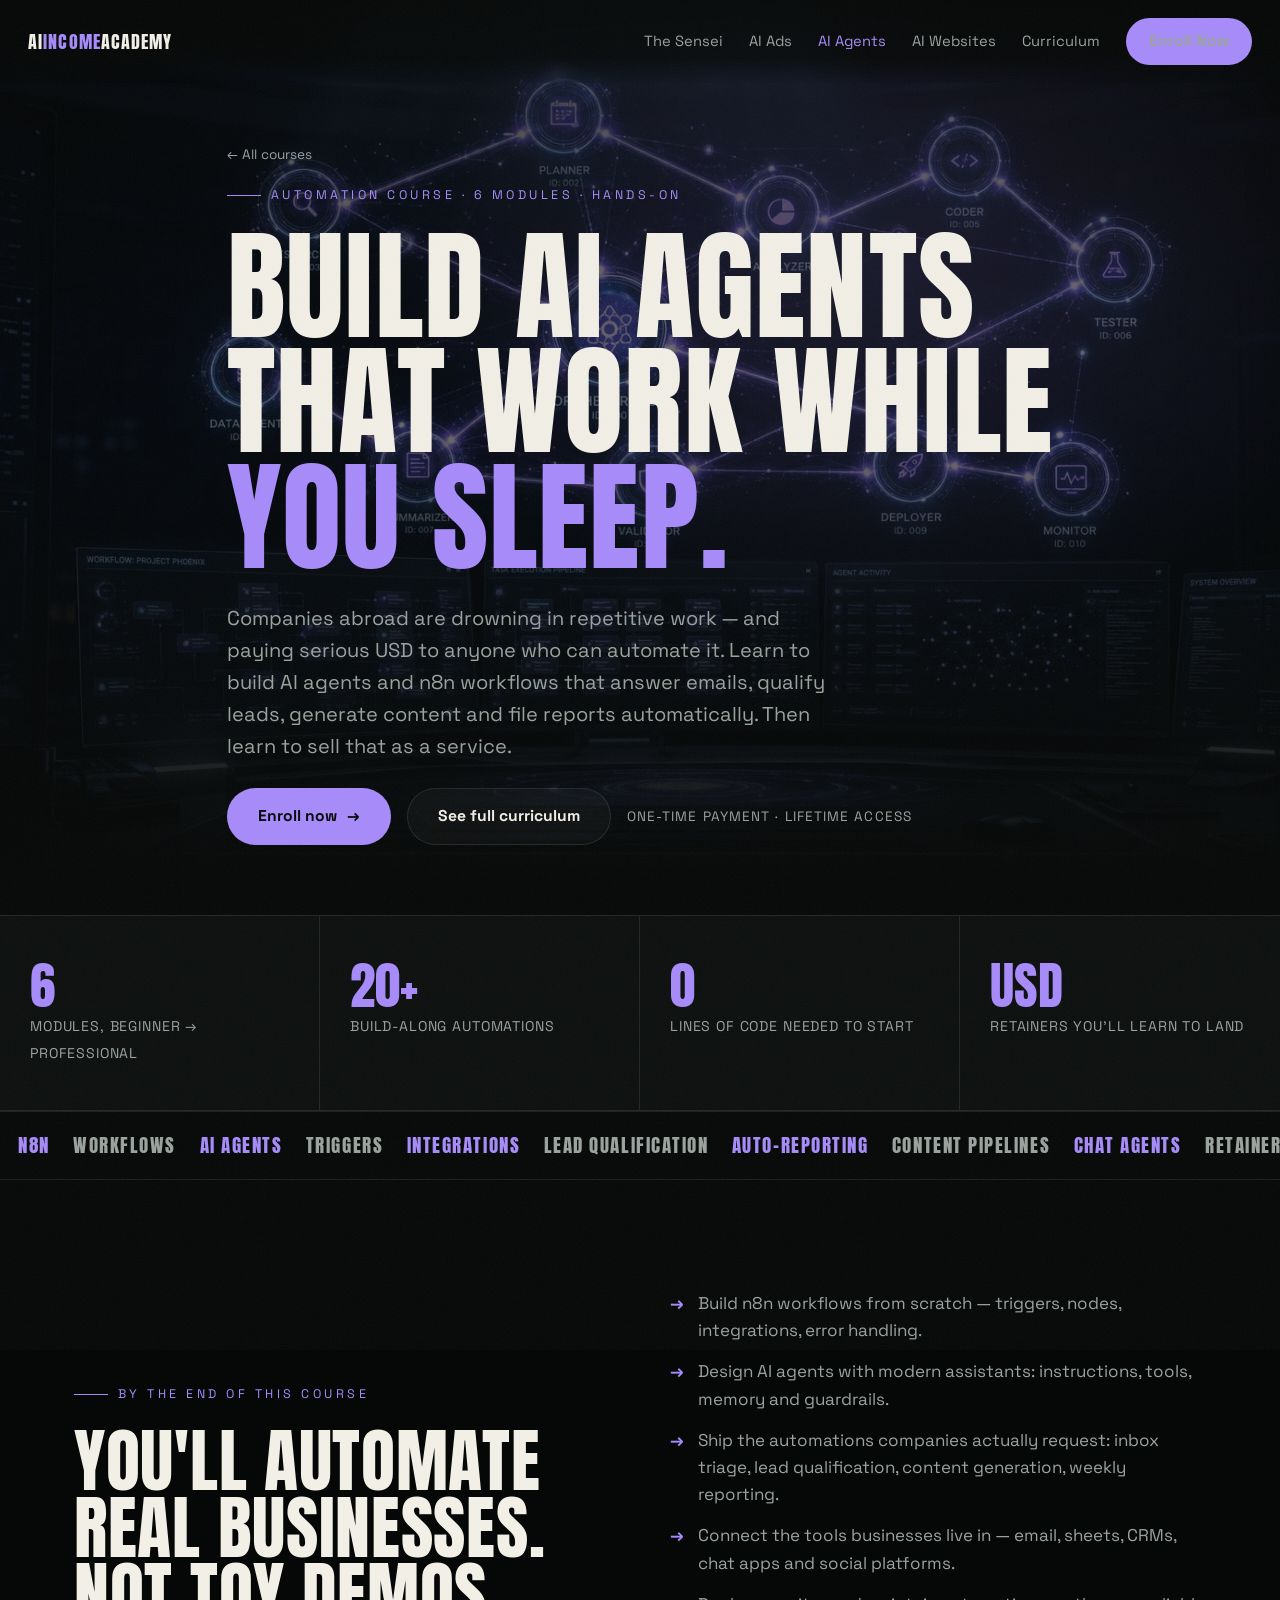
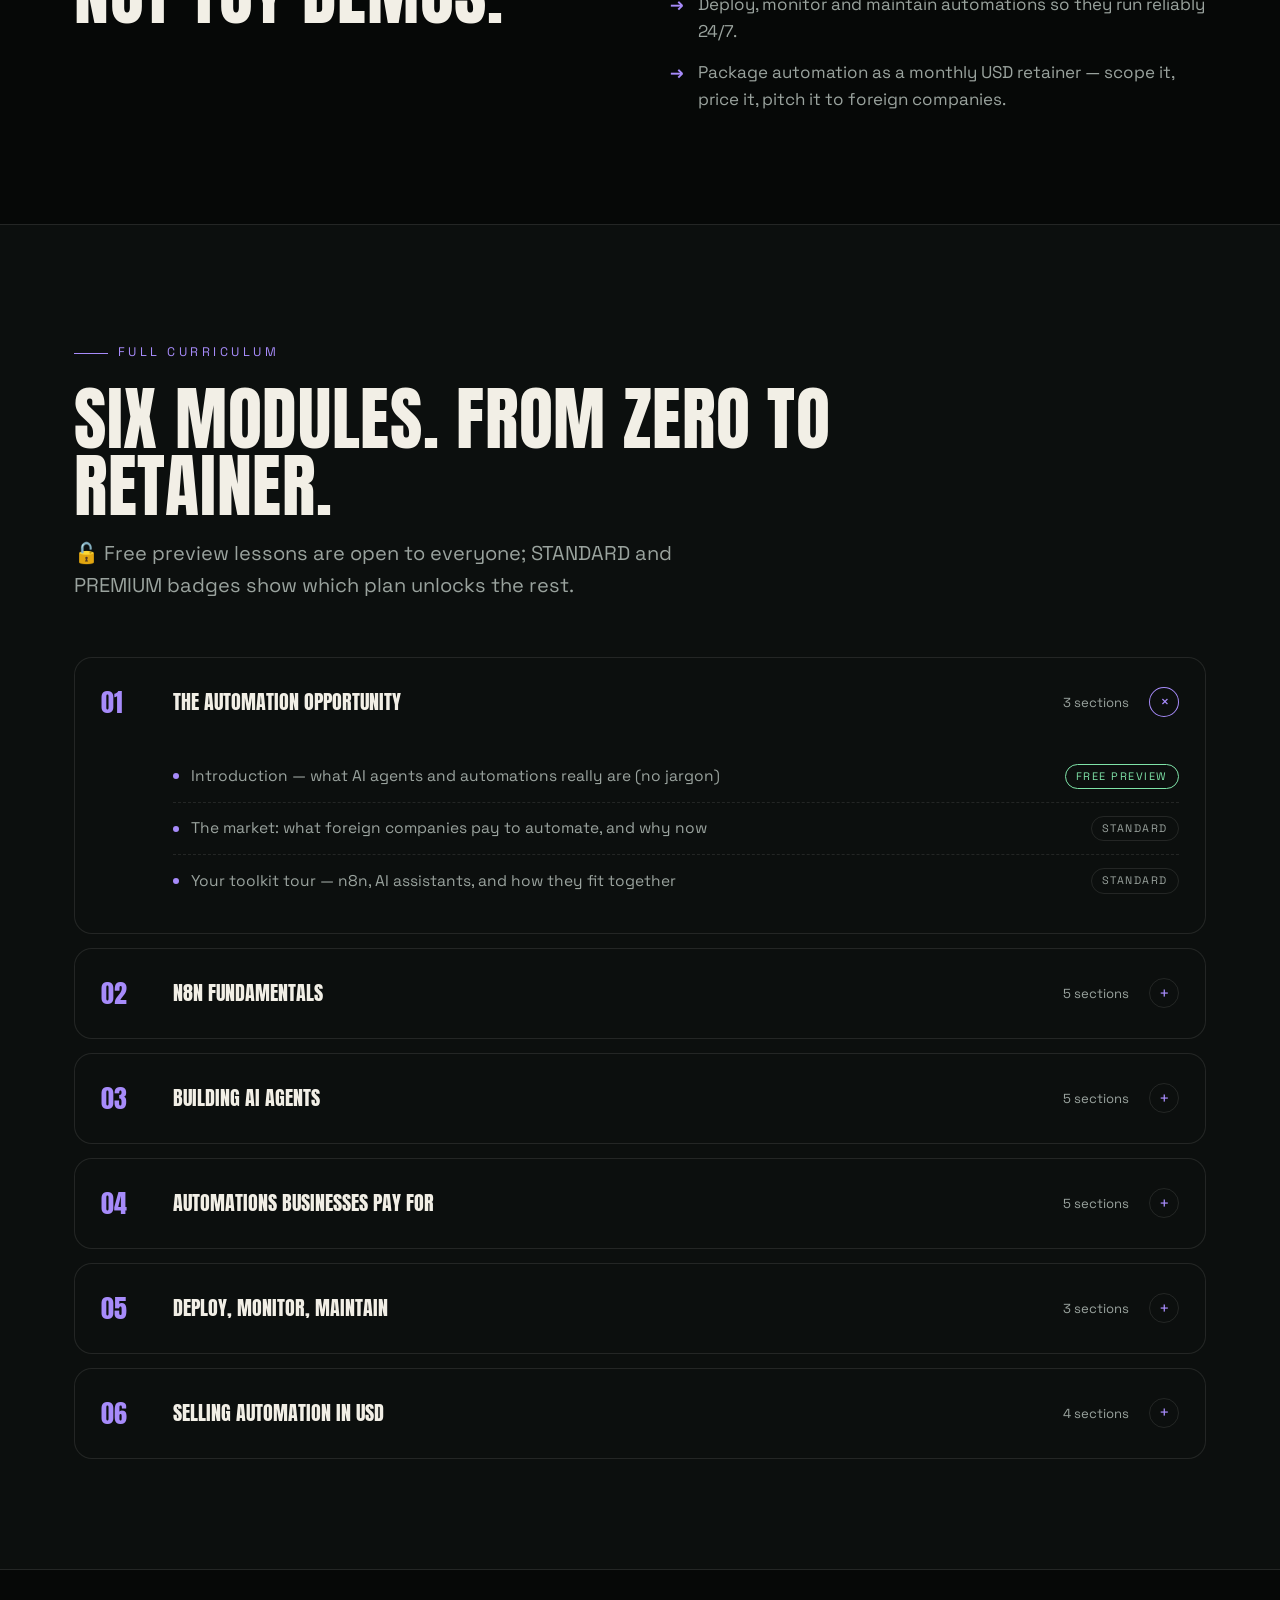
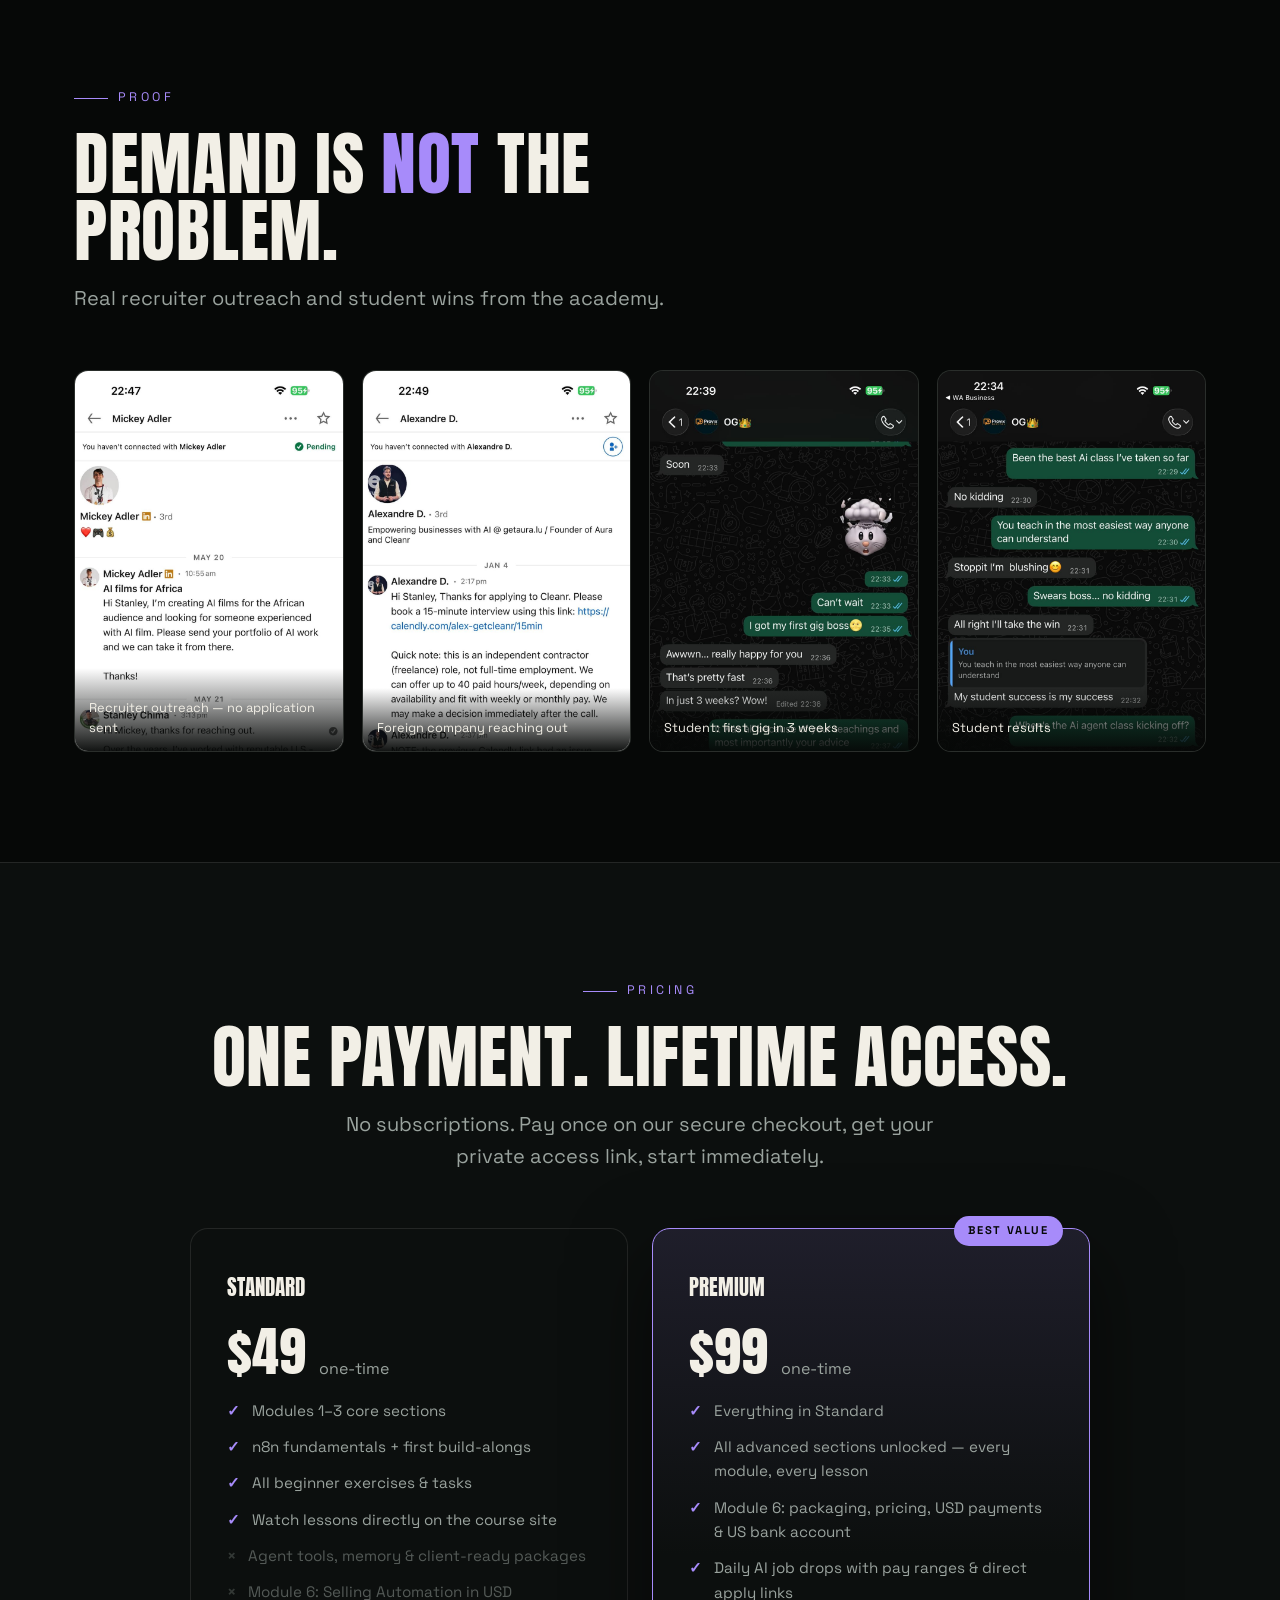
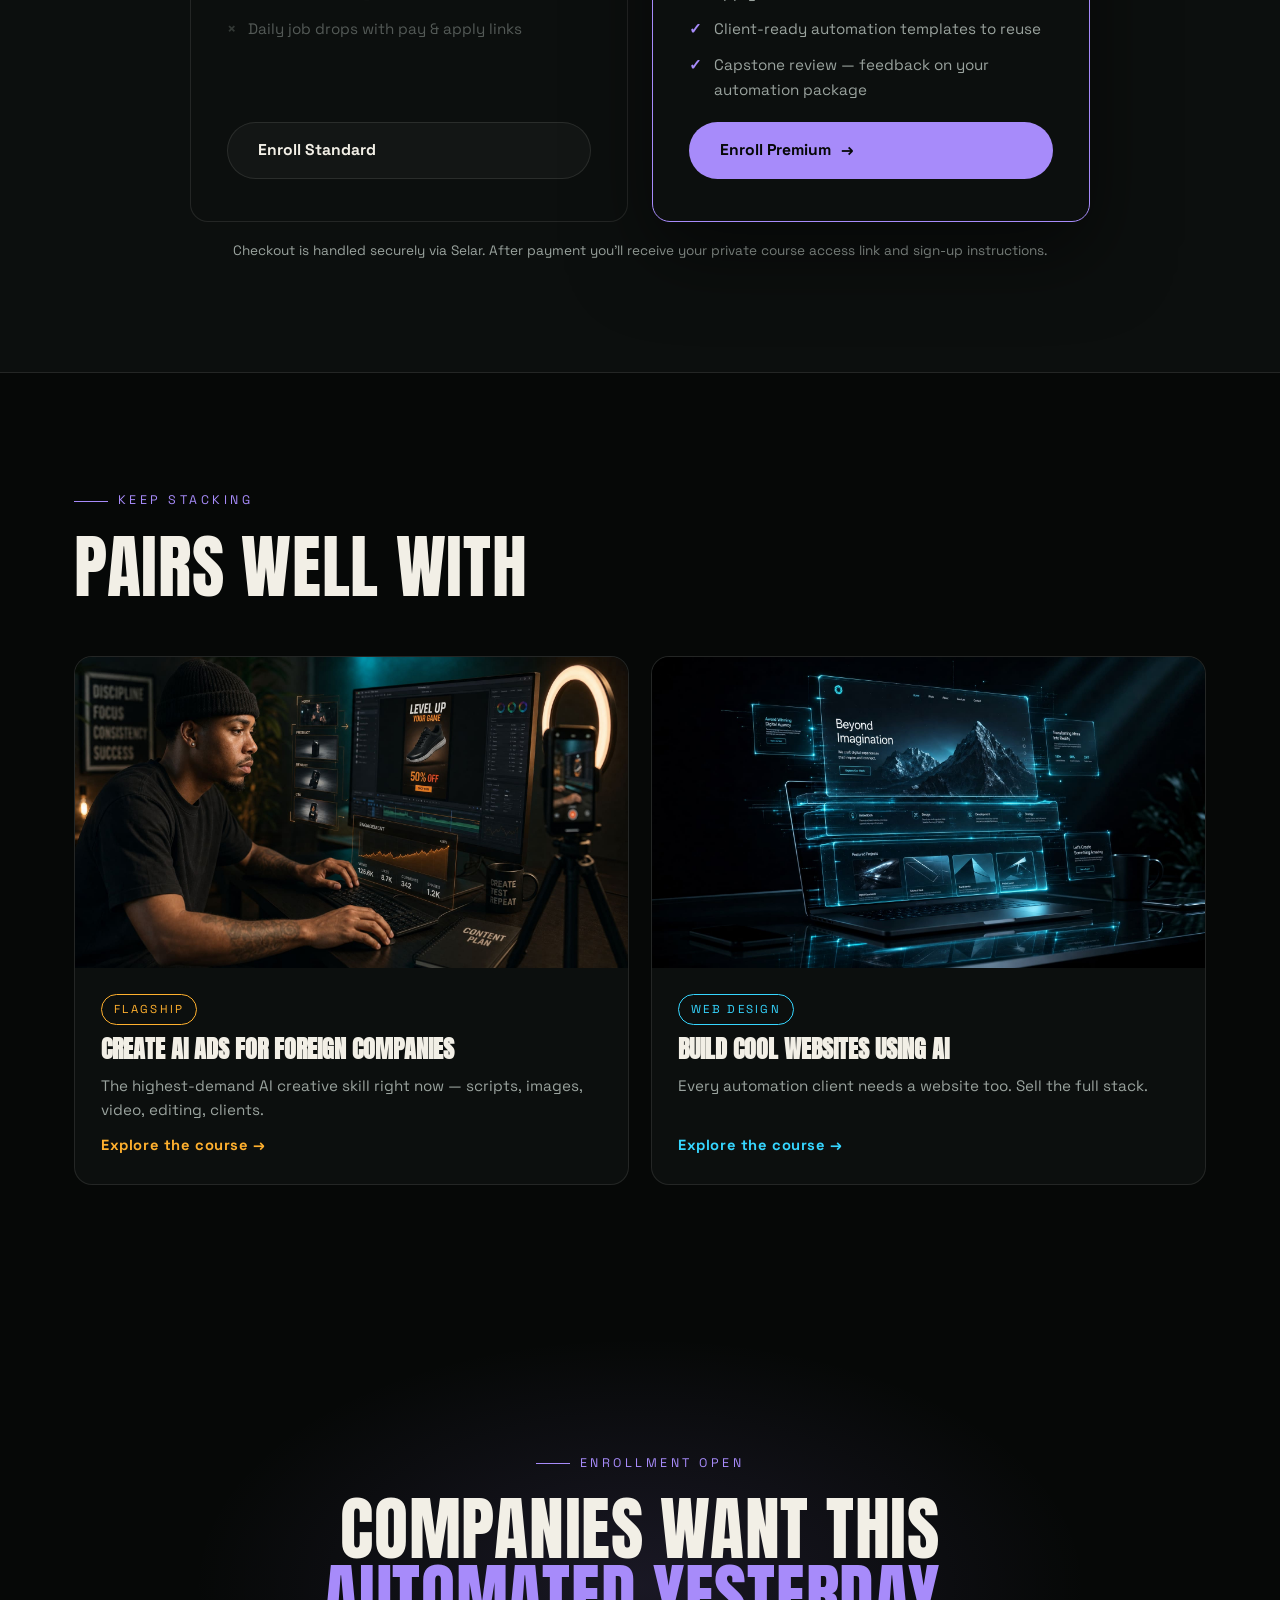
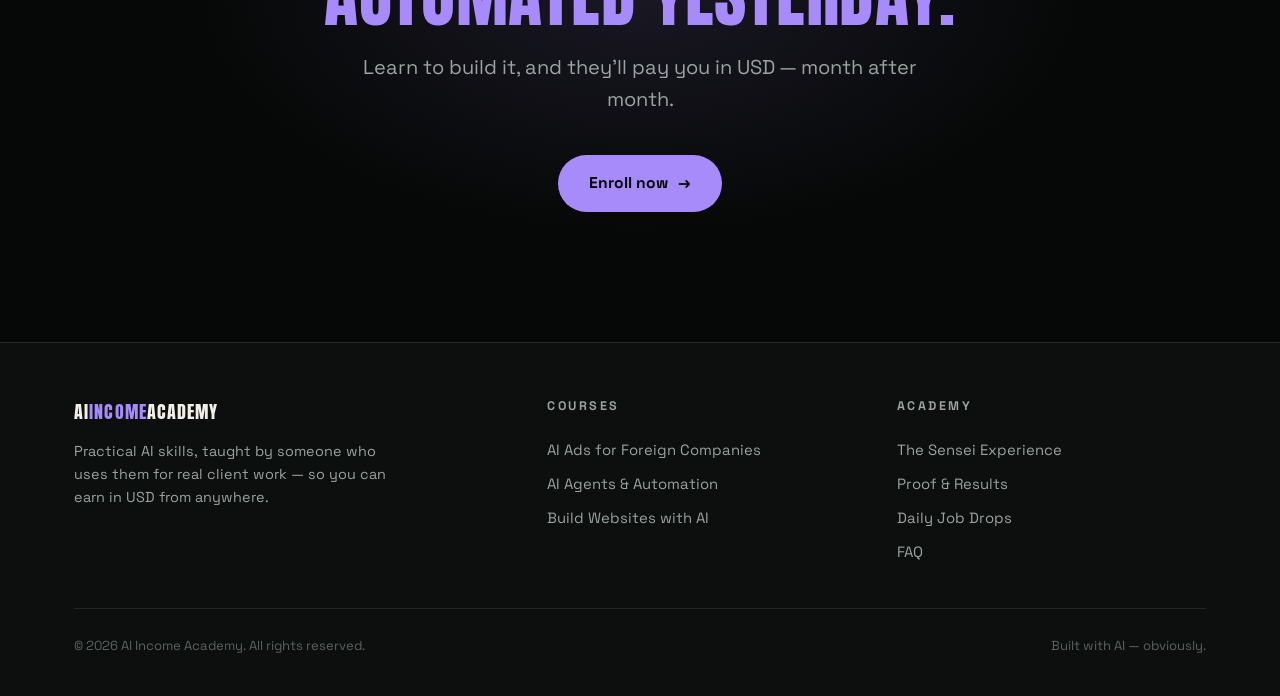
<file: courses/ai-agents.html>
<!doctype html>
<html lang="en">
<head>
  <meta charset="utf-8" />
  <meta name="viewport" content="width=device-width, initial-scale=1" />
  <title>Build AI Agents that Work While You Sleep — AI Income Academy</title>
  <meta name="description" content="Learn to build AI agents and n8n automations that save foreign companies hours every day — and get paid in USD for it. Beginner friendly, hands-on." />
  <meta property="og:title" content="Build AI Agents that Work While You Sleep" />
  <meta property="og:description" content="From your first n8n workflow to selling automation as a service." />
  <meta property="og:image" content="/assets/img/hero-agents.jpg" />
  <link rel="preconnect" href="https://fonts.googleapis.com" />
  <link rel="preconnect" href="https://fonts.gstatic.com" crossorigin />
  <link href="https://fonts.googleapis.com/css2?family=Anton&family=Space+Grotesk:wght@400;500;700&display=swap" rel="stylesheet" />
  <script>document.documentElement.classList.add("js")</script>
  <link rel="stylesheet" href="/css/styles.css" />
  <link rel="icon" href="data:image/svg+xml,<svg xmlns='http://www.w3.org/2000/svg' viewBox='0 0 100 100'><text y='.9em' font-size='90'>🤖</text></svg>" />
</head>
<body class="theme-agents">

  <nav class="nav">
    <a class="nav-logo" href="/">AI<b>INCOME</b>ACADEMY</a>
    <div class="nav-links">
      <a href="/sensei">The Sensei</a>
      <a href="/courses/ai-ads">AI Ads</a>
      <a href="/courses/ai-agents" class="active">AI Agents</a>
      <a href="/courses/ai-websites">AI Websites</a>
      <a href="#curriculum">Curriculum</a>
      <a class="btn btn-primary" href="#pricing" style="padding:10px 22px">Enroll Now</a>
    </div>
  </nav>

  <!-- HERO -->
  <header class="hero">
    <div class="hero-media"><img src="/assets/img/hero-agents.jpg" alt="Glowing network of AI agent nodes above a desk of automation dashboards" /></div>
    <div class="wrap">
      <a class="crumb" href="/">← All courses</a>
      <span class="kicker" style="display:flex">Automation course · 6 modules · Hands-on</span>
      <h1 class="display h-hero">
        <span class="title-line"><span>Build AI agents</span></span>
        <span class="title-line"><span>that work while</span></span>
        <span class="title-line"><span><span class="accent">you sleep.</span></span></span>
      </h1>
      <p class="lead" style="margin-top:28px">
        Companies abroad are drowning in repetitive work — and paying serious USD to anyone who can automate it.
        Learn to build AI agents and n8n workflows that answer emails, qualify leads, generate content and file
        reports automatically. Then learn to sell that as a service.
      </p>
      <div class="hero-sub">
        <a class="btn btn-primary" href="#pricing">Enroll now <span class="arr">→</span></a>
        <a class="btn btn-ghost" href="#curriculum">See full curriculum</a>
        <span class="hero-note">One-time payment · Lifetime access</span>
      </div>
    </div>
  </header>

  <!-- STATS -->
  <section class="stats">
    <div class="stats-grid">
      <div class="stat"><b data-count="6">6</b><span>Modules, beginner → professional</span></div>
      <div class="stat"><b data-count="20" data-suffix="+">20+</b><span>Build-along automations</span></div>
      <div class="stat"><b>0</b><span>Lines of code needed to start</span></div>
      <div class="stat"><b>USD</b><span>Retainers you'll learn to land</span></div>
    </div>
  </section>

  <div class="marquee" aria-hidden="true">
    <div class="marquee-track">
      <em>N8N</em> WORKFLOWS <em>AI AGENTS</em> TRIGGERS <em>INTEGRATIONS</em> LEAD QUALIFICATION <em>AUTO-REPORTING</em> CONTENT PIPELINES <em>CHAT AGENTS</em> RETAINERS
      <em>N8N</em> WORKFLOWS <em>AI AGENTS</em> TRIGGERS <em>INTEGRATIONS</em> LEAD QUALIFICATION <em>AUTO-REPORTING</em> CONTENT PIPELINES <em>CHAT AGENTS</em> RETAINERS
    </div>
  </div>

  <!-- OUTCOMES -->
  <section class="section">
    <div class="wrap two-col">
      <div class="reveal">
        <span class="kicker">By the end of this course</span>
        <h2 class="display h-1">You'll automate real businesses. Not toy demos.</h2>
      </div>
      <ul class="checklist reveal">
        <li>Build n8n workflows from scratch — triggers, nodes, integrations, error handling.</li>
        <li>Design AI agents with modern assistants: instructions, tools, memory and guardrails.</li>
        <li>Ship the automations companies actually request: inbox triage, lead qualification, content generation, weekly reporting.</li>
        <li>Connect the tools businesses live in — email, sheets, CRMs, chat apps and social platforms.</li>
        <li>Deploy, monitor and maintain automations so they run reliably 24/7.</li>
        <li>Package automation as a monthly USD retainer — scope it, price it, pitch it to foreign companies.</li>
      </ul>
    </div>
  </section>

  <!-- CURRICULUM -->
  <section class="section proof-band" id="curriculum">
    <div class="wrap">
      <div class="section-head reveal">
        <span class="kicker">Full curriculum</span>
        <h2 class="display h-1">Six modules. From zero to retainer.</h2>
        <p class="lead" style="margin-top:18px">🔓 Free preview lessons are open to everyone; STANDARD and PREMIUM badges show which plan unlocks the rest.</p>
      </div>

      <div class="modules reveal">
        <details class="module" open>
          <summary>
            <span class="module-num">01</span>
            <span class="module-title">The Automation Opportunity</span>
            <span class="module-meta">3 sections</span>
            <span class="module-chev">+</span>
          </summary>
          <div class="module-body">
            <div class="lesson free-tag"><span class="dot"></span>Introduction — what AI agents and automations really are (no jargon)<span class="lock">Free preview</span></div>
            <div class="lesson"><span class="dot"></span>The market: what foreign companies pay to automate, and why now<span class="lock">Standard</span></div>
            <div class="lesson"><span class="dot"></span>Your toolkit tour — n8n, AI assistants, and how they fit together<span class="lock">Standard</span></div>
          </div>
        </details>

        <details class="module">
          <summary>
            <span class="module-num">02</span>
            <span class="module-title">n8n Fundamentals</span>
            <span class="module-meta">5 sections</span>
            <span class="module-chev">+</span>
          </summary>
          <div class="module-body">
            <div class="lesson free-tag"><span class="dot"></span>Setting up n8n — cloud vs. self-hosted, your first canvas<span class="lock">Free preview</span></div>
            <div class="lesson"><span class="dot"></span>Triggers — schedules, webhooks, app events<span class="lock">Standard</span></div>
            <div class="lesson"><span class="dot"></span>Nodes &amp; data — passing, transforming and filtering information<span class="lock">Standard</span></div>
            <div class="lesson"><span class="dot"></span>Integrations — connecting email, sheets, chat and CRMs<span class="lock">Standard</span></div>
            <div class="lesson"><span class="dot"></span>Build-along: your first end-to-end automation<span class="lock">Standard</span></div>
          </div>
        </details>

        <details class="module">
          <summary>
            <span class="module-num">03</span>
            <span class="module-title">Building AI Agents</span>
            <span class="module-meta">5 sections</span>
            <span class="module-chev">+</span>
          </summary>
          <div class="module-body">
            <div class="lesson free-tag"><span class="dot"></span>Introduction — from workflow to agent: when automation needs a brain<span class="lock">Free preview</span></div>
            <div class="lesson"><span class="dot"></span>Working with modern AI assistants — instructions, context, tone<span class="lock">Standard</span></div>
            <div class="lesson"><span class="dot"></span>Giving agents tools — search, files, APIs and actions<span class="lock premium">Premium</span></div>
            <div class="lesson"><span class="dot"></span>Memory &amp; guardrails — keeping agents reliable and safe<span class="lock premium">Premium</span></div>
            <div class="lesson"><span class="dot"></span>Build-along: a customer-facing chat agent that never sleeps<span class="lock premium">Premium</span></div>
          </div>
        </details>

        <details class="module">
          <summary>
            <span class="module-num">04</span>
            <span class="module-title">Automations Businesses Pay For</span>
            <span class="module-meta">5 sections</span>
            <span class="module-chev">+</span>
          </summary>
          <div class="module-body">
            <div class="lesson"><span class="dot"></span>Inbox triage &amp; smart replies — the automation every company wants first<span class="lock">Standard</span></div>
            <div class="lesson"><span class="dot"></span>Lead capture &amp; qualification — from form to CRM to follow-up, hands-free<span class="lock premium">Premium</span></div>
            <div class="lesson"><span class="dot"></span>Content pipelines — auto-drafting posts, captions and newsletters<span class="lock premium">Premium</span></div>
            <div class="lesson"><span class="dot"></span>Reporting agents — weekly numbers, summarized and delivered automatically<span class="lock premium">Premium</span></div>
            <div class="lesson"><span class="dot"></span>Build-along: assemble a full client-ready automation package<span class="lock premium">Premium</span></div>
          </div>
        </details>

        <details class="module">
          <summary>
            <span class="module-num">05</span>
            <span class="module-title">Deploy, Monitor, Maintain</span>
            <span class="module-meta">3 sections</span>
            <span class="module-chev">+</span>
          </summary>
          <div class="module-body">
            <div class="lesson"><span class="dot"></span>Going live — environments, credentials and client access done right<span class="lock premium">Premium</span></div>
            <div class="lesson"><span class="dot"></span>Monitoring &amp; alerts — know it broke before the client does<span class="lock premium">Premium</span></div>
            <div class="lesson"><span class="dot"></span>Maintenance retainers — the recurring-revenue secret of automation work<span class="lock premium">Premium</span></div>
          </div>
        </details>

        <details class="module">
          <summary>
            <span class="module-num">06</span>
            <span class="module-title">Selling Automation in USD</span>
            <span class="module-meta">4 sections</span>
            <span class="module-chev">+</span>
          </summary>
          <div class="module-body">
            <div class="lesson"><span class="dot"></span>Packaging — turning workflows into productized offers<span class="lock premium">Premium</span></div>
            <div class="lesson"><span class="dot"></span>Finding foreign clients — where automation buyers hang out<span class="lock premium">Premium</span></div>
            <div class="lesson"><span class="dot"></span>Pricing &amp; negotiation — setup fees, retainers, scope creep defense<span class="lock premium">Premium</span></div>
            <div class="lesson"><span class="dot"></span>Getting paid — invoicing and receiving USD, including a US bank account<span class="lock premium">Premium</span></div>
          </div>
        </details>
      </div>
    </div>
  </section>

  <!-- PROOF -->
  <section class="section">
    <div class="wrap">
      <div class="section-head reveal">
        <span class="kicker">Proof</span>
        <h2 class="display h-1">Demand is <span class="accent">not</span> the problem.</h2>
        <p class="lead" style="margin-top:18px">Real recruiter outreach and student wins from the academy.</p>
      </div>
      <div class="proof-grid reveal">
        <figure class="proof-item"><img src="/assets/proof/job-offer-2.jpg" alt="Recruiter job offer message" loading="lazy" /><figcaption>Recruiter outreach — no application sent</figcaption></figure>
        <figure class="proof-item"><img src="/assets/proof/job-offer-4.jpg" alt="Recruiter job offer message" loading="lazy" /><figcaption>Foreign company reaching out</figcaption></figure>
        <figure class="proof-item"><img src="/assets/proof/review-1.jpg" alt="Student message about landing their first gig in 3 weeks" loading="lazy" /><figcaption>Student: first gig in 3 weeks</figcaption></figure>
        <figure class="proof-item"><img src="/assets/proof/review-2.jpg" alt="Student review message" loading="lazy" /><figcaption>Student results</figcaption></figure>
      </div>
    </div>
  </section>

  <!-- PRICING -->
  <section class="section proof-band" id="pricing">
    <div class="wrap">
      <div class="section-head reveal" style="text-align:center;max-width:none">
        <span class="kicker" style="justify-content:center">Pricing</span>
        <h2 class="display h-1">One payment. Lifetime access.</h2>
        <p class="lead" style="margin:18px auto 0">No subscriptions. Pay once on our secure checkout, get your private access link, start immediately.</p>
      </div>
      <div class="pricing reveal">
        <div class="price-card">
          <div class="price-name">Standard</div>
          <div class="price-amount">$49 <small>one-time</small></div>
          <ul class="price-list">
            <li>Modules 1–3 core sections</li>
            <li>n8n fundamentals + first build-alongs</li>
            <li>All beginner exercises &amp; tasks</li>
            <li>Watch lessons directly on the course site</li>
            <li class="no">Agent tools, memory &amp; client-ready packages</li>
            <li class="no">Module 6: Selling Automation in USD</li>
            <li class="no">Daily job drops with pay &amp; apply links</li>
          </ul>
          <!-- TODO: replace with your real Selar checkout link -->
          <a class="btn btn-ghost" href="https://selar.co/" target="_blank" rel="noopener">Enroll Standard</a>
        </div>
        <div class="price-card featured">
          <span class="price-badge">Best value</span>
          <div class="price-name">Premium</div>
          <div class="price-amount">$99 <small>one-time</small></div>
          <ul class="price-list">
            <li>Everything in Standard</li>
            <li>All advanced sections unlocked — every module, every lesson</li>
            <li>Module 6: packaging, pricing, USD payments &amp; US bank account</li>
            <li>Daily AI job drops with pay ranges &amp; direct apply links</li>
            <li>Client-ready automation templates to reuse</li>
            <li>Capstone review — feedback on your automation package</li>
          </ul>
          <!-- TODO: replace with your real Selar checkout link -->
          <a class="btn btn-primary" href="https://selar.co/" target="_blank" rel="noopener">Enroll Premium <span class="arr">→</span></a>
        </div>
      </div>
      <p class="jobs-note reveal" style="text-align:center">Checkout is handled securely via Selar. After payment you'll receive your private course access link and sign-up instructions.</p>
    </div>
  </section>

  <!-- OTHER COURSES -->
  <section class="section">
    <div class="wrap">
      <div class="section-head reveal">
        <span class="kicker">Keep stacking</span>
        <h2 class="display h-1">Pairs well with</h2>
      </div>
      <div class="cards">
        <a class="card reveal" href="/courses/ai-ads" style="--card-accent:#ffb02e">
          <div class="card-media"><img src="/assets/img/hero-ads.jpg" alt="AI ads course" loading="lazy" /></div>
          <div class="card-body">
            <span class="card-tag">Flagship</span>
            <h3 class="card-title">Create AI Ads for Foreign Companies</h3>
            <p class="card-text">The highest-demand AI creative skill right now — scripts, images, video, editing, clients.</p>
            <span class="card-cta">Explore the course →</span>
          </div>
        </a>
        <a class="card reveal" href="/courses/ai-websites" style="--card-accent:#36d6ff">
          <div class="card-media"><img src="/assets/img/hero-web.jpg" alt="AI websites course" loading="lazy" /></div>
          <div class="card-body">
            <span class="card-tag">Web design</span>
            <h3 class="card-title">Build Cool Websites Using AI</h3>
            <p class="card-text">Every automation client needs a website too. Sell the full stack.</p>
            <span class="card-cta">Explore the course →</span>
          </div>
        </a>
      </div>
    </div>
  </section>

  <!-- FINALE -->
  <section class="finale">
    <span class="kicker" style="justify-content:center">Enrollment open</span>
    <h2 class="display h-1">Companies want this<br /><span class="accent">automated yesterday.</span></h2>
    <p class="lead">Learn to build it, and they'll pay you in USD — month after month.</p>
    <a class="btn btn-primary" href="#pricing">Enroll now <span class="arr">→</span></a>
  </section>

  <footer class="footer">
    <div class="wrap">
      <div class="footer-grid">
        <div class="footer-brand">
          <span class="nav-logo">AI<b>INCOME</b>ACADEMY</span>
          <p>Practical AI skills, taught by someone who uses them for real client work — so you can earn in USD from anywhere.</p>
        </div>
        <div>
          <h4>Courses</h4>
          <a href="/courses/ai-ads">AI Ads for Foreign Companies</a>
          <a href="/courses/ai-agents">AI Agents &amp; Automation</a>
          <a href="/courses/ai-websites">Build Websites with AI</a>
        </div>
        <div>
          <h4>Academy</h4>
          <a href="/sensei">The Sensei Experience</a>
          <a href="/#proof">Proof &amp; Results</a>
          <a href="/#jobs">Daily Job Drops</a>
          <a href="/#faq">FAQ</a>
        </div>
      </div>
      <div class="footer-bottom">
        <span>© 2026 AI Income Academy. All rights reserved.</span>
        <span>Built with AI — obviously.</span>
      </div>
    </div>
  </footer>

  <script src="/js/app.js"></script>
</body>
</html>
</file>
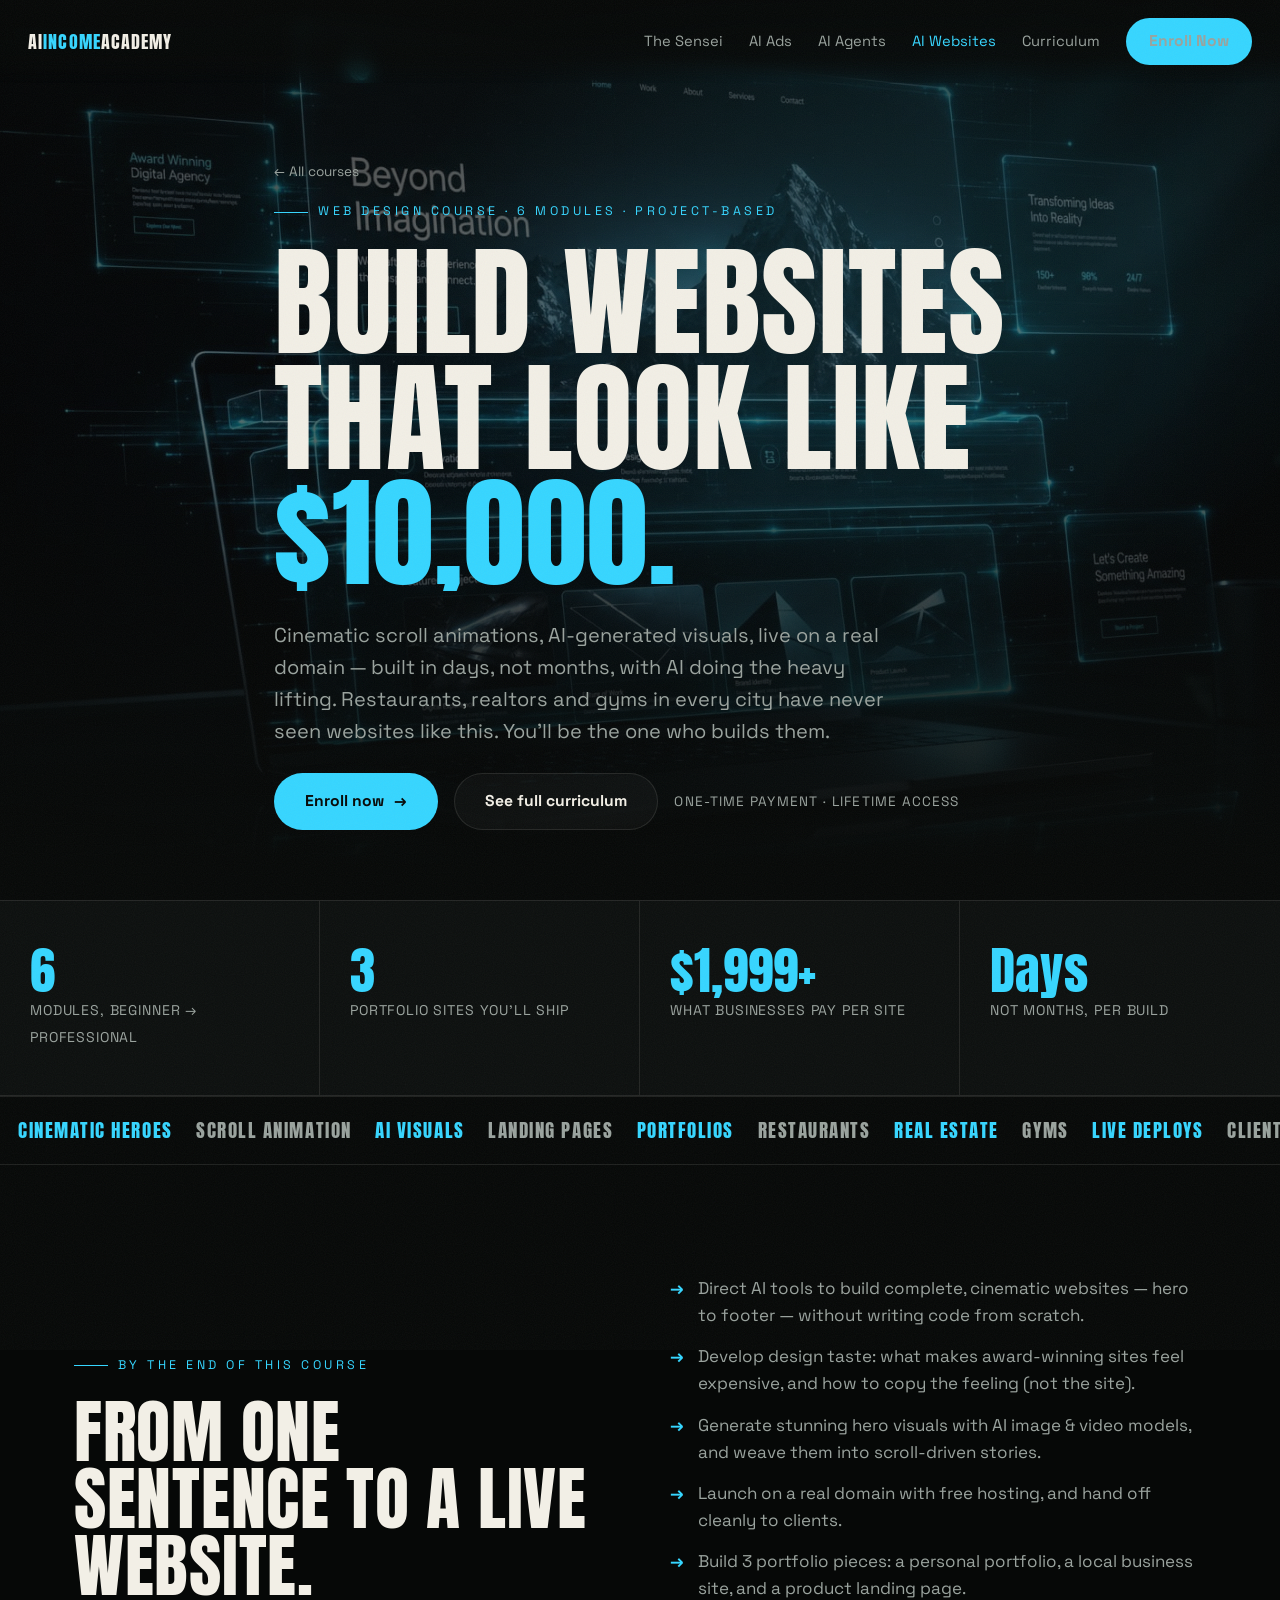
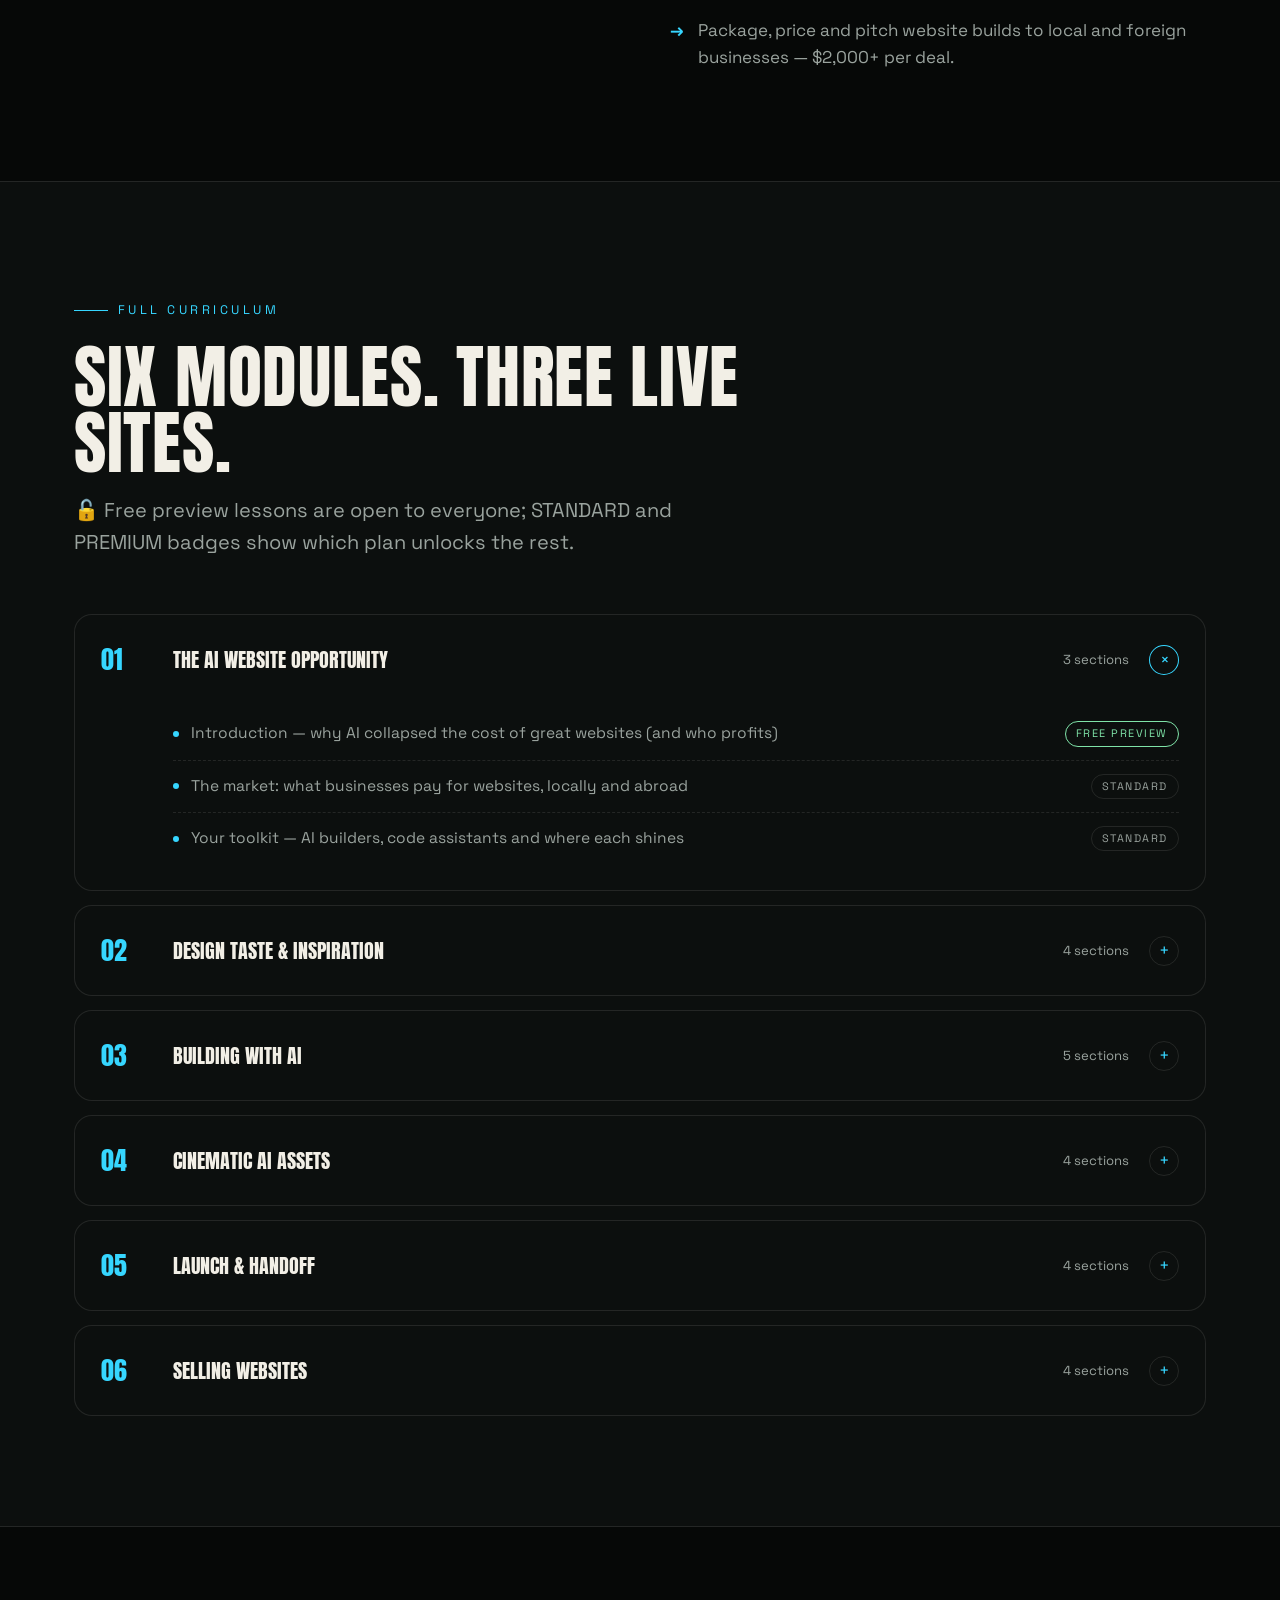
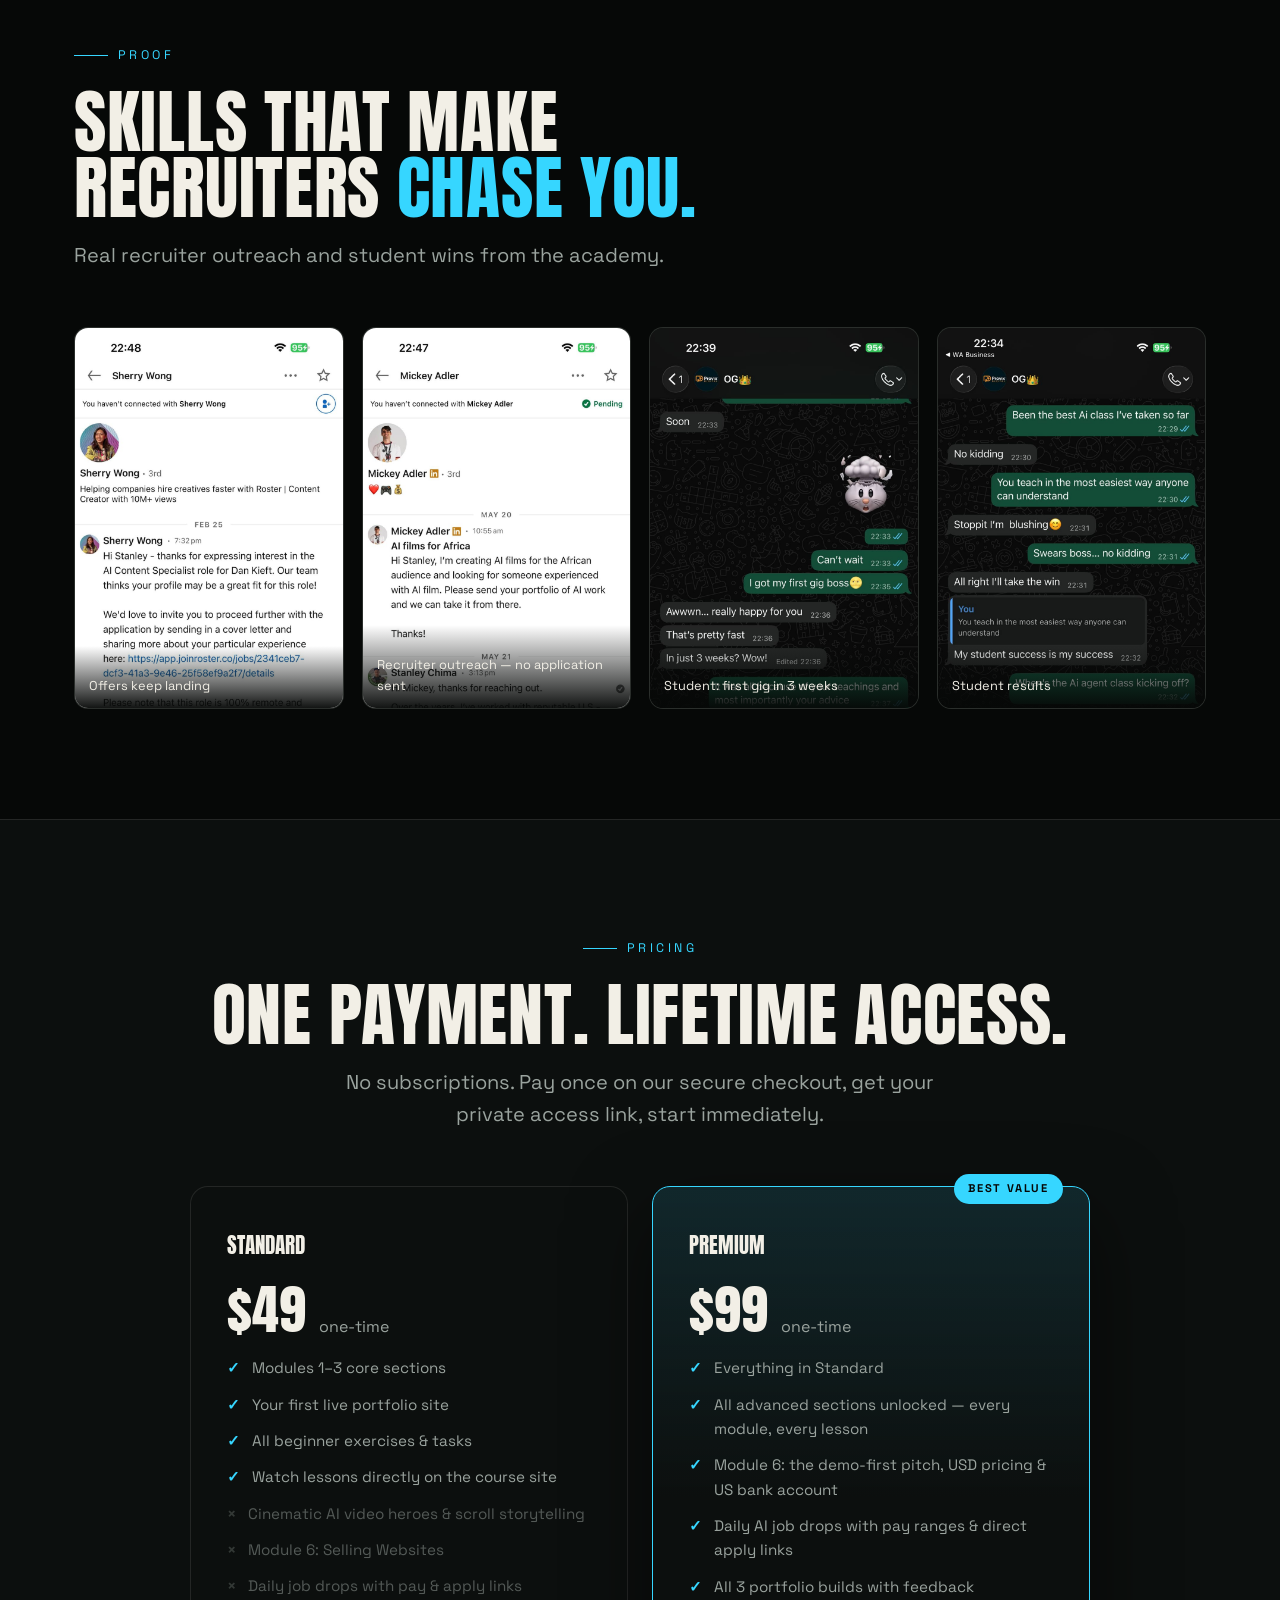
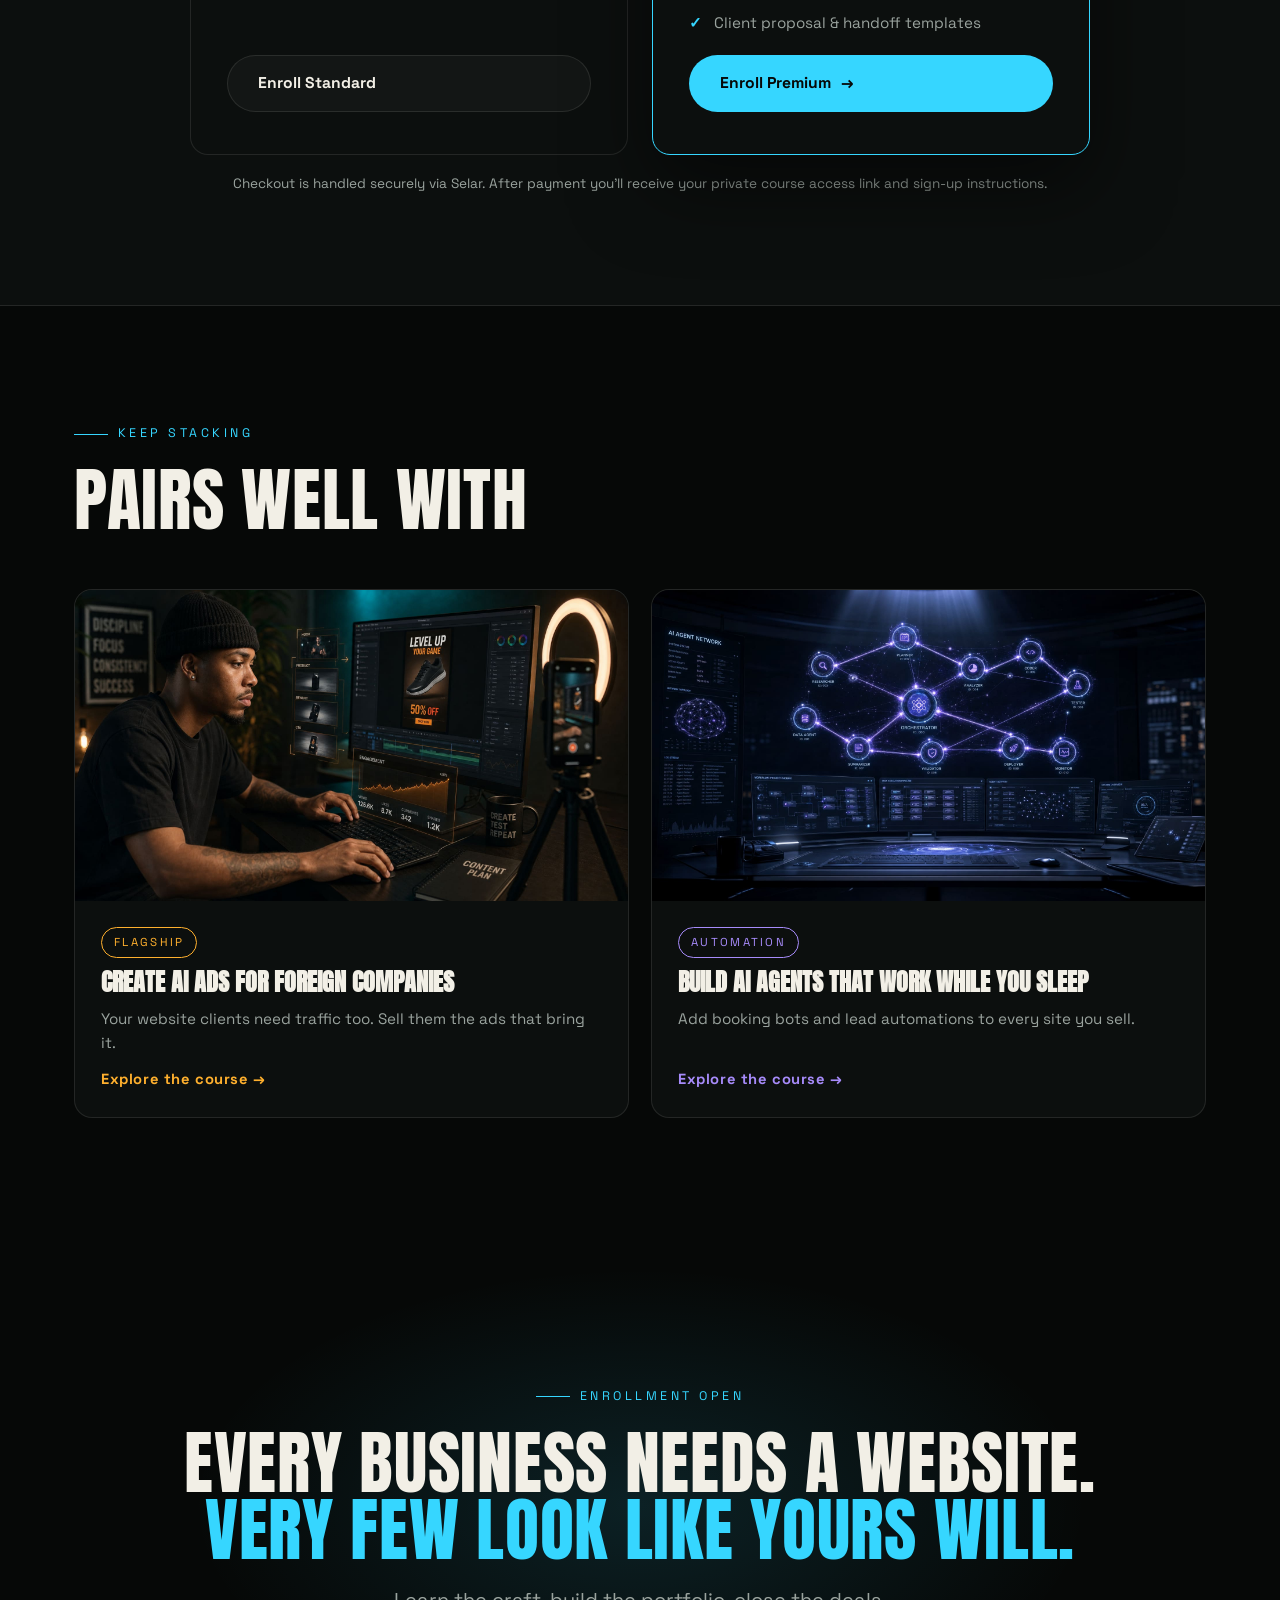
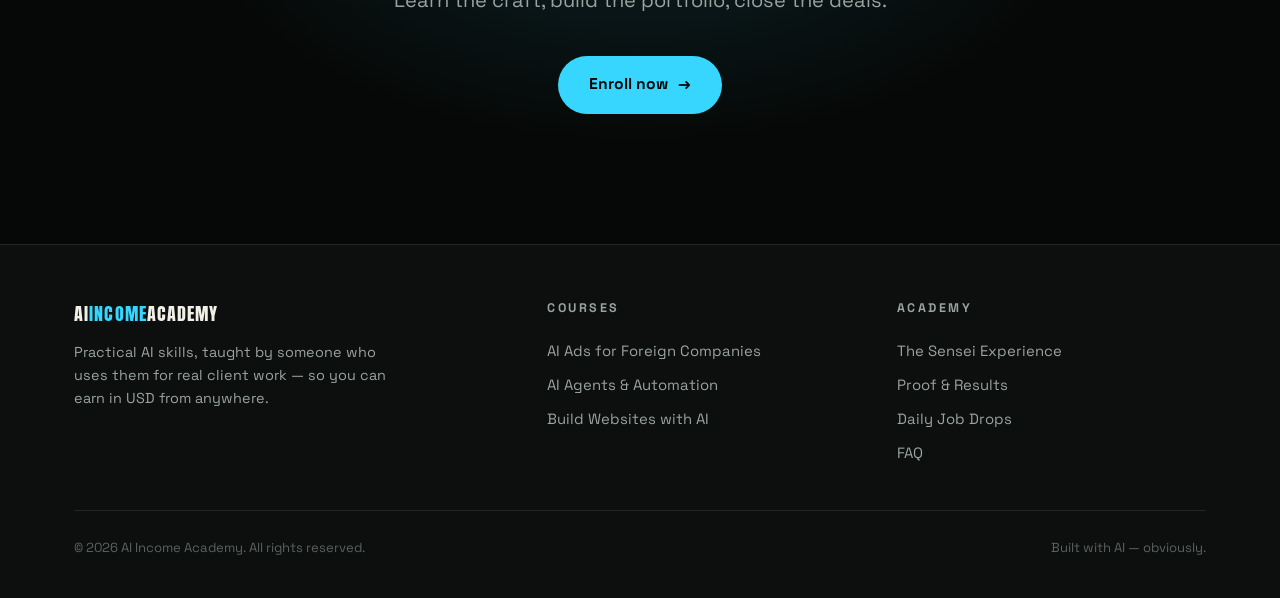
<file: courses/ai-websites.html>
<!doctype html>
<html lang="en">
<head>
  <meta charset="utf-8" />
  <meta name="viewport" content="width=device-width, initial-scale=1" />
  <title>Build Cool Websites Using AI — AI Income Academy</title>
  <meta name="description" content="Ship cinematic, award-style websites in days using AI — no computer-science degree — and sell them to businesses for $2,000+ each." />
  <meta property="og:title" content="Build Cool Websites Using AI" />
  <meta property="og:description" content="From one sentence to a live, cinematic website — then to a paying client." />
  <meta property="og:image" content="/assets/img/hero-web.jpg" />
  <link rel="preconnect" href="https://fonts.googleapis.com" />
  <link rel="preconnect" href="https://fonts.gstatic.com" crossorigin />
  <link href="https://fonts.googleapis.com/css2?family=Anton&family=Space+Grotesk:wght@400;500;700&display=swap" rel="stylesheet" />
  <script>document.documentElement.classList.add("js")</script>
  <link rel="stylesheet" href="/css/styles.css" />
  <link rel="icon" href="data:image/svg+xml,<svg xmlns='http://www.w3.org/2000/svg' viewBox='0 0 100 100'><text y='.9em' font-size='90'>🌐</text></svg>" />
</head>
<body class="theme-web">

  <nav class="nav">
    <a class="nav-logo" href="/">AI<b>INCOME</b>ACADEMY</a>
    <div class="nav-links">
      <a href="/sensei">The Sensei</a>
      <a href="/courses/ai-ads">AI Ads</a>
      <a href="/courses/ai-agents">AI Agents</a>
      <a href="/courses/ai-websites" class="active">AI Websites</a>
      <a href="#curriculum">Curriculum</a>
      <a class="btn btn-primary" href="#pricing" style="padding:10px 22px">Enroll Now</a>
    </div>
  </nav>

  <!-- HERO -->
  <header class="hero">
    <div class="hero-media"><img src="/assets/img/hero-web.jpg" alt="Holographic cinematic website floating above a laptop in a dark studio" /></div>
    <div class="wrap">
      <a class="crumb" href="/">← All courses</a>
      <span class="kicker" style="display:flex">Web design course · 6 modules · Project-based</span>
      <h1 class="display h-hero">
        <span class="title-line"><span>Build websites</span></span>
        <span class="title-line"><span>that look like</span></span>
        <span class="title-line"><span><span class="accent">$10,000.</span></span></span>
      </h1>
      <p class="lead" style="margin-top:28px">
        Cinematic scroll animations, AI-generated visuals, live on a real domain — built in days, not months,
        with AI doing the heavy lifting. Restaurants, realtors and gyms in every city have never seen websites
        like this. You'll be the one who builds them.
      </p>
      <div class="hero-sub">
        <a class="btn btn-primary" href="#pricing">Enroll now <span class="arr">→</span></a>
        <a class="btn btn-ghost" href="#curriculum">See full curriculum</a>
        <span class="hero-note">One-time payment · Lifetime access</span>
      </div>
    </div>
  </header>

  <!-- STATS -->
  <section class="stats">
    <div class="stats-grid">
      <div class="stat"><b data-count="6">6</b><span>Modules, beginner → professional</span></div>
      <div class="stat"><b data-count="3">3</b><span>Portfolio sites you'll ship</span></div>
      <div class="stat"><b data-prefix="$" data-count="2000" data-suffix="+">$2,000+</b><span>What businesses pay per site</span></div>
      <div class="stat"><b>Days</b><span>Not months, per build</span></div>
    </div>
  </section>

  <div class="marquee" aria-hidden="true">
    <div class="marquee-track">
      <em>CINEMATIC HEROES</em> SCROLL ANIMATION <em>AI VISUALS</em> LANDING PAGES <em>PORTFOLIOS</em> RESTAURANTS <em>REAL ESTATE</em> GYMS <em>LIVE DEPLOYS</em> CLIENT HANDOFF
      <em>CINEMATIC HEROES</em> SCROLL ANIMATION <em>AI VISUALS</em> LANDING PAGES <em>PORTFOLIOS</em> RESTAURANTS <em>REAL ESTATE</em> GYMS <em>LIVE DEPLOYS</em> CLIENT HANDOFF
    </div>
  </div>

  <!-- OUTCOMES -->
  <section class="section">
    <div class="wrap two-col">
      <div class="reveal">
        <span class="kicker">By the end of this course</span>
        <h2 class="display h-1">From one sentence to a live website.</h2>
      </div>
      <ul class="checklist reveal">
        <li>Direct AI tools to build complete, cinematic websites — hero to footer — without writing code from scratch.</li>
        <li>Develop design taste: what makes award-winning sites feel expensive, and how to copy the feeling (not the site).</li>
        <li>Generate stunning hero visuals with AI image &amp; video models, and weave them into scroll-driven stories.</li>
        <li>Launch on a real domain with free hosting, and hand off cleanly to clients.</li>
        <li>Build 3 portfolio pieces: a personal portfolio, a local business site, and a product landing page.</li>
        <li>Package, price and pitch website builds to local and foreign businesses — $2,000+ per deal.</li>
      </ul>
    </div>
  </section>

  <!-- CURRICULUM -->
  <section class="section proof-band" id="curriculum">
    <div class="wrap">
      <div class="section-head reveal">
        <span class="kicker">Full curriculum</span>
        <h2 class="display h-1">Six modules. Three live sites.</h2>
        <p class="lead" style="margin-top:18px">🔓 Free preview lessons are open to everyone; STANDARD and PREMIUM badges show which plan unlocks the rest.</p>
      </div>

      <div class="modules reveal">
        <details class="module" open>
          <summary>
            <span class="module-num">01</span>
            <span class="module-title">The AI Website Opportunity</span>
            <span class="module-meta">3 sections</span>
            <span class="module-chev">+</span>
          </summary>
          <div class="module-body">
            <div class="lesson free-tag"><span class="dot"></span>Introduction — why AI collapsed the cost of great websites (and who profits)<span class="lock">Free preview</span></div>
            <div class="lesson"><span class="dot"></span>The market: what businesses pay for websites, locally and abroad<span class="lock">Standard</span></div>
            <div class="lesson"><span class="dot"></span>Your toolkit — AI builders, code assistants and where each shines<span class="lock">Standard</span></div>
          </div>
        </details>

        <details class="module">
          <summary>
            <span class="module-num">02</span>
            <span class="module-title">Design Taste &amp; Inspiration</span>
            <span class="module-meta">4 sections</span>
            <span class="module-chev">+</span>
          </summary>
          <div class="module-body">
            <div class="lesson free-tag"><span class="dot"></span>Anatomy of an award-winning website — heroes, type, motion, whitespace<span class="lock">Free preview</span></div>
            <div class="lesson"><span class="dot"></span>Where to find inspiration — award galleries and how to study them<span class="lock">Standard</span></div>
            <div class="lesson"><span class="dot"></span>Color, typography and layout rules that make sites feel expensive<span class="lock">Standard</span></div>
            <div class="lesson"><span class="dot"></span>Exercise: break down 3 award sites into reusable patterns<span class="lock">Standard</span></div>
          </div>
        </details>

        <details class="module">
          <summary>
            <span class="module-num">03</span>
            <span class="module-title">Building with AI</span>
            <span class="module-meta">5 sections</span>
            <span class="module-chev">+</span>
          </summary>
          <div class="module-body">
            <div class="lesson free-tag"><span class="dot"></span>Your first AI-built page — one sentence to a working site<span class="lock">Free preview</span></div>
            <div class="lesson"><span class="dot"></span>The brief formula — how to describe a website so AI nails it first try<span class="lock">Standard</span></div>
            <div class="lesson"><span class="dot"></span>Iterating like a director — feeling-based notes that fix design, not break it<span class="lock">Standard</span></div>
            <div class="lesson"><span class="dot"></span>Scroll-driven storytelling — pinned sections, reveals, counters, marquees<span class="lock premium">Premium</span></div>
            <div class="lesson"><span class="dot"></span>Build-along: your personal portfolio, live by the end of the module<span class="lock">Standard</span></div>
          </div>
        </details>

        <details class="module">
          <summary>
            <span class="module-num">04</span>
            <span class="module-title">Cinematic AI Assets</span>
            <span class="module-meta">4 sections</span>
            <span class="module-chev">+</span>
          </summary>
          <div class="module-body">
            <div class="lesson"><span class="dot"></span>Hero images that sell — prompting product, place and person shots<span class="lock">Standard</span></div>
            <div class="lesson"><span class="dot"></span>AI video heroes — generating and embedding motion that feels premium<span class="lock premium">Premium</span></div>
            <div class="lesson"><span class="dot"></span>Consistency tricks — one reference image across every visual<span class="lock premium">Premium</span></div>
            <div class="lesson"><span class="dot"></span>Compression &amp; performance — cinematic without the lag<span class="lock premium">Premium</span></div>
          </div>
        </details>

        <details class="module">
          <summary>
            <span class="module-num">05</span>
            <span class="module-title">Launch &amp; Handoff</span>
            <span class="module-meta">4 sections</span>
            <span class="module-chev">+</span>
          </summary>
          <div class="module-body">
            <div class="lesson"><span class="dot"></span>Free hosting that scales — deploying your builds properly<span class="lock">Standard</span></div>
            <div class="lesson"><span class="dot"></span>Custom domains — buying, connecting, going live<span class="lock premium">Premium</span></div>
            <div class="lesson"><span class="dot"></span>Forms, bookings &amp; basics clients always ask for<span class="lock premium">Premium</span></div>
            <div class="lesson"><span class="dot"></span>Clean handoff — access, edits and "who owns what"<span class="lock premium">Premium</span></div>
          </div>
        </details>

        <details class="module">
          <summary>
            <span class="module-num">06</span>
            <span class="module-title">Selling Websites</span>
            <span class="module-meta">4 sections</span>
            <span class="module-chev">+</span>
          </summary>
          <div class="module-body">
            <div class="lesson"><span class="dot"></span>The demo-first pitch — build a sample, show five businesses, close one<span class="lock premium">Premium</span></div>
            <div class="lesson"><span class="dot"></span>Local goldmines — restaurants, realtors and gyms who've never seen sites like yours<span class="lock premium">Premium</span></div>
            <div class="lesson"><span class="dot"></span>Foreign clients — platforms, profiles and USD pricing<span class="lock premium">Premium</span></div>
            <div class="lesson"><span class="dot"></span>Getting paid — deposits, invoices and receiving USD, including a US bank account<span class="lock premium">Premium</span></div>
          </div>
        </details>
      </div>
    </div>
  </section>

  <!-- PROOF -->
  <section class="section">
    <div class="wrap">
      <div class="section-head reveal">
        <span class="kicker">Proof</span>
        <h2 class="display h-1">Skills that make recruiters <span class="accent">chase you.</span></h2>
        <p class="lead" style="margin-top:18px">Real recruiter outreach and student wins from the academy.</p>
      </div>
      <div class="proof-grid reveal">
        <figure class="proof-item"><img src="/assets/proof/job-offer-5.jpg" alt="Recruiter job offer message" loading="lazy" /><figcaption>Offers keep landing</figcaption></figure>
        <figure class="proof-item"><img src="/assets/proof/job-offer-2.jpg" alt="Recruiter job offer message" loading="lazy" /><figcaption>Recruiter outreach — no application sent</figcaption></figure>
        <figure class="proof-item"><img src="/assets/proof/review-1.jpg" alt="Student message about landing their first gig in 3 weeks" loading="lazy" /><figcaption>Student: first gig in 3 weeks</figcaption></figure>
        <figure class="proof-item"><img src="/assets/proof/review-2.jpg" alt="Student review message" loading="lazy" /><figcaption>Student results</figcaption></figure>
      </div>
    </div>
  </section>

  <!-- PRICING -->
  <section class="section proof-band" id="pricing">
    <div class="wrap">
      <div class="section-head reveal" style="text-align:center;max-width:none">
        <span class="kicker" style="justify-content:center">Pricing</span>
        <h2 class="display h-1">One payment. Lifetime access.</h2>
        <p class="lead" style="margin:18px auto 0">No subscriptions. Pay once on our secure checkout, get your private access link, start immediately.</p>
      </div>
      <div class="pricing reveal">
        <div class="price-card">
          <div class="price-name">Standard</div>
          <div class="price-amount">$49 <small>one-time</small></div>
          <ul class="price-list">
            <li>Modules 1–3 core sections</li>
            <li>Your first live portfolio site</li>
            <li>All beginner exercises &amp; tasks</li>
            <li>Watch lessons directly on the course site</li>
            <li class="no">Cinematic AI video heroes &amp; scroll storytelling</li>
            <li class="no">Module 6: Selling Websites</li>
            <li class="no">Daily job drops with pay &amp; apply links</li>
          </ul>
          <!-- TODO: replace with your real Selar checkout link -->
          <a class="btn btn-ghost" href="https://selar.co/" target="_blank" rel="noopener">Enroll Standard</a>
        </div>
        <div class="price-card featured">
          <span class="price-badge">Best value</span>
          <div class="price-name">Premium</div>
          <div class="price-amount">$99 <small>one-time</small></div>
          <ul class="price-list">
            <li>Everything in Standard</li>
            <li>All advanced sections unlocked — every module, every lesson</li>
            <li>Module 6: the demo-first pitch, USD pricing &amp; US bank account</li>
            <li>Daily AI job drops with pay ranges &amp; direct apply links</li>
            <li>All 3 portfolio builds with feedback</li>
            <li>Client proposal &amp; handoff templates</li>
          </ul>
          <!-- TODO: replace with your real Selar checkout link -->
          <a class="btn btn-primary" href="https://selar.co/" target="_blank" rel="noopener">Enroll Premium <span class="arr">→</span></a>
        </div>
      </div>
      <p class="jobs-note reveal" style="text-align:center">Checkout is handled securely via Selar. After payment you'll receive your private course access link and sign-up instructions.</p>
    </div>
  </section>

  <!-- OTHER COURSES -->
  <section class="section">
    <div class="wrap">
      <div class="section-head reveal">
        <span class="kicker">Keep stacking</span>
        <h2 class="display h-1">Pairs well with</h2>
      </div>
      <div class="cards">
        <a class="card reveal" href="/courses/ai-ads" style="--card-accent:#ffb02e">
          <div class="card-media"><img src="/assets/img/hero-ads.jpg" alt="AI ads course" loading="lazy" /></div>
          <div class="card-body">
            <span class="card-tag">Flagship</span>
            <h3 class="card-title">Create AI Ads for Foreign Companies</h3>
            <p class="card-text">Your website clients need traffic too. Sell them the ads that bring it.</p>
            <span class="card-cta">Explore the course →</span>
          </div>
        </a>
        <a class="card reveal" href="/courses/ai-agents" style="--card-accent:#a78bfa">
          <div class="card-media"><img src="/assets/img/hero-agents.jpg" alt="AI agents course" loading="lazy" /></div>
          <div class="card-body">
            <span class="card-tag">Automation</span>
            <h3 class="card-title">Build AI Agents that Work While You Sleep</h3>
            <p class="card-text">Add booking bots and lead automations to every site you sell.</p>
            <span class="card-cta">Explore the course →</span>
          </div>
        </a>
      </div>
    </div>
  </section>

  <!-- FINALE -->
  <section class="finale">
    <span class="kicker" style="justify-content:center">Enrollment open</span>
    <h2 class="display h-1">Every business needs a website.<br /><span class="accent">Very few look like yours will.</span></h2>
    <p class="lead">Learn the craft, build the portfolio, close the deals.</p>
    <a class="btn btn-primary" href="#pricing">Enroll now <span class="arr">→</span></a>
  </section>

  <footer class="footer">
    <div class="wrap">
      <div class="footer-grid">
        <div class="footer-brand">
          <span class="nav-logo">AI<b>INCOME</b>ACADEMY</span>
          <p>Practical AI skills, taught by someone who uses them for real client work — so you can earn in USD from anywhere.</p>
        </div>
        <div>
          <h4>Courses</h4>
          <a href="/courses/ai-ads">AI Ads for Foreign Companies</a>
          <a href="/courses/ai-agents">AI Agents &amp; Automation</a>
          <a href="/courses/ai-websites">Build Websites with AI</a>
        </div>
        <div>
          <h4>Academy</h4>
          <a href="/sensei">The Sensei Experience</a>
          <a href="/#proof">Proof &amp; Results</a>
          <a href="/#jobs">Daily Job Drops</a>
          <a href="/#faq">FAQ</a>
        </div>
      </div>
      <div class="footer-bottom">
        <span>© 2026 AI Income Academy. All rights reserved.</span>
        <span>Built with AI — obviously.</span>
      </div>
    </div>
  </footer>

  <script src="/js/app.js"></script>
</body>
</html>
</file>
<file: css/styles.css>
/* ============================================================
   AI INCOME ACADEMY — cinematic dark design system
   Accent themes: hub = emerald · ads = amber · agents = violet · web = cyan
   ============================================================ */

:root {
  --ink: #060807;
  --ink-2: #0c0f0e;
  --ink-3: #131715;
  --bone: #f2efe6;
  --muted: #9aa39e;
  --line: rgba(242, 239, 230, 0.1);
  --accent: #2fe38e;          /* emerald default (hub) */
  --accent-soft: rgba(47, 227, 142, 0.12);
  --accent-glow: rgba(47, 227, 142, 0.35);
  --font-display: "Anton", "Arial Narrow", sans-serif;
  --font-body: "Space Grotesk", "Segoe UI", sans-serif;
  --radius: 18px;
}

.theme-ads {
  --accent: #ffb02e;
  --accent-soft: rgba(255, 176, 46, 0.12);
  --accent-glow: rgba(255, 176, 46, 0.35);
}
.theme-agents {
  --accent: #a78bfa;
  --accent-soft: rgba(167, 139, 250, 0.12);
  --accent-glow: rgba(167, 139, 250, 0.35);
}
.theme-web {
  --accent: #36d6ff;
  --accent-soft: rgba(54, 214, 255, 0.12);
  --accent-glow: rgba(54, 214, 255, 0.35);
}

* { margin: 0; padding: 0; box-sizing: border-box; }

html { scroll-behavior: smooth; }

body {
  background: var(--ink);
  color: var(--bone);
  font-family: var(--font-body);
  font-size: 17px;
  line-height: 1.6;
  overflow-x: hidden;
  -webkit-font-smoothing: antialiased;
}

/* film grain */
body::after {
  content: "";
  position: fixed;
  inset: -50%;
  pointer-events: none;
  z-index: 9999;
  opacity: 0.05;
  background-image: url("data:image/svg+xml,%3Csvg xmlns='http://www.w3.org/2000/svg' width='300' height='300'%3E%3Cfilter id='n'%3E%3CfeTurbulence type='fractalNoise' baseFrequency='0.9' numOctaves='2'/%3E%3C/filter%3E%3Crect width='300' height='300' filter='url(%23n)'/%3E%3C/svg%3E");
  animation: grain 8s steps(10) infinite;
}
@keyframes grain {
  0%, 100% { transform: translate(0, 0); }
  20% { transform: translate(-3%, 2%); }
  40% { transform: translate(2%, -3%); }
  60% { transform: translate(-2%, -2%); }
  80% { transform: translate(3%, 3%); }
}

::selection { background: var(--accent); color: var(--ink); }

img { max-width: 100%; display: block; }
a { color: inherit; text-decoration: none; }

.wrap { max-width: 1180px; margin: 0 auto; padding: 0 24px; }

/* ---------- typography ---------- */
.display {
  font-family: var(--font-display);
  font-weight: 400;
  text-transform: uppercase;
  line-height: 0.95;
  letter-spacing: 0.01em;
}
.h-hero { font-size: clamp(3rem, 9.5vw, 8.5rem); }
.h-1 { font-size: clamp(2.2rem, 5.5vw, 4.5rem); }
.h-2 { font-size: clamp(1.5rem, 3.4vw, 2.6rem); }

.kicker {
  display: inline-flex;
  align-items: center;
  gap: 10px;
  font-size: 0.78rem;
  letter-spacing: 0.28em;
  text-transform: uppercase;
  color: var(--accent);
  margin-bottom: 22px;
}
.kicker::before {
  content: "";
  width: 34px;
  height: 1px;
  background: var(--accent);
}

.lead { color: var(--muted); font-size: clamp(1rem, 1.6vw, 1.25rem); max-width: 620px; }
.accent { color: var(--accent); }

/* ---------- nav ---------- */
.nav {
  position: fixed;
  top: 0; left: 0; right: 0;
  z-index: 100;
  display: flex;
  align-items: center;
  justify-content: space-between;
  padding: 18px 28px;
  background: linear-gradient(rgba(6, 8, 7, 0.92), rgba(6, 8, 7, 0.75) 70%, transparent);
  backdrop-filter: blur(8px);
}
.nav-logo {
  font-family: var(--font-display);
  font-size: 1.15rem;
  letter-spacing: 0.06em;
  text-transform: uppercase;
}
.nav-logo b { color: var(--accent); font-weight: 400; }
.nav-links { display: flex; gap: 26px; align-items: center; font-size: 0.92rem; }
.nav-links a { color: var(--muted); transition: color 0.25s; }
.nav-links a:hover { color: var(--bone); }
.nav-links a.active { color: var(--accent); }

/* ---------- buttons ---------- */
.btn {
  display: inline-flex;
  align-items: center;
  gap: 10px;
  padding: 15px 30px;
  border-radius: 999px;
  font-weight: 700;
  font-size: 0.98rem;
  border: 1px solid transparent;
  cursor: pointer;
  transition: transform 0.25s, box-shadow 0.25s, background 0.25s, color 0.25s;
}
.btn-primary {
  background: var(--accent);
  color: var(--ink);
  box-shadow: 0 0 0 rgba(0,0,0,0);
}
.btn-primary:hover {
  transform: translateY(-3px);
  box-shadow: 0 14px 40px var(--accent-glow);
}
.btn-ghost {
  border-color: var(--line);
  color: var(--bone);
  background: rgba(242, 239, 230, 0.03);
}
.btn-ghost:hover { border-color: var(--accent); color: var(--accent); }
.btn .arr { transition: transform 0.25s; }
.btn:hover .arr { transform: translateX(4px); }

/* ---------- hero ---------- */
.hero {
  position: relative;
  min-height: 100svh;
  display: flex;
  align-items: flex-end;
  padding: 140px 0 70px;
  isolation: isolate;
}
.hero-media {
  position: absolute;
  inset: 0;
  z-index: -2;
  overflow: hidden;
}
.hero-media img {
  width: 100%;
  height: 100%;
  object-fit: cover;
  opacity: 0.55;
  transform: scale(1.08);
  animation: heroDrift 18s ease-in-out infinite alternate;
}
@keyframes heroDrift {
  from { transform: scale(1.08) translateY(0); }
  to { transform: scale(1.16) translateY(-2.5%); }
}
.hero::before {
  content: "";
  position: absolute;
  inset: 0;
  z-index: -1;
  background:
    radial-gradient(60% 60% at 70% 30%, var(--accent-soft), transparent 65%),
    linear-gradient(180deg, rgba(6,8,7,0.55) 0%, rgba(6,8,7,0.25) 45%, var(--ink) 96%);
}
.hero-sub {
  margin-top: 26px;
  display: flex;
  gap: 16px;
  flex-wrap: wrap;
  align-items: center;
}
.hero-note { color: var(--muted); font-size: 0.85rem; letter-spacing: 0.08em; text-transform: uppercase; }

/* title reveal */
.title-line { display: block; overflow: hidden; }
.title-line span {
  display: inline-block;
  transform: translateY(110%);
  animation: riseIn 0.9s cubic-bezier(0.16, 1, 0.3, 1) forwards;
}
.title-line:nth-child(2) span { animation-delay: 0.12s; }
.title-line:nth-child(3) span { animation-delay: 0.24s; }
@keyframes riseIn { to { transform: translateY(0); } }

/* ---------- stats strip ---------- */
.stats {
  border-top: 1px solid var(--line);
  border-bottom: 1px solid var(--line);
  background: var(--ink-2);
}
.stats-grid {
  display: grid;
  grid-template-columns: repeat(auto-fit, minmax(200px, 1fr));
}
.stat {
  padding: 44px 30px;
  border-right: 1px solid var(--line);
}
.stat:last-child { border-right: none; }
.stat b {
  font-family: var(--font-display);
  font-weight: 400;
  font-size: clamp(2rem, 4vw, 3.2rem);
  color: var(--accent);
  display: block;
  line-height: 1;
}
.stat span { color: var(--muted); font-size: 0.88rem; letter-spacing: 0.06em; text-transform: uppercase; }

/* ---------- marquee ---------- */
.marquee {
  overflow: hidden;
  border-top: 1px solid var(--line);
  border-bottom: 1px solid var(--line);
  padding: 18px 0;
  white-space: nowrap;
}
.marquee-track {
  display: inline-block;
  animation: marquee 30s linear infinite;
  font-family: var(--font-display);
  text-transform: uppercase;
  font-size: 1.2rem;
  letter-spacing: 0.08em;
  color: var(--muted);
}
.marquee-track em { color: var(--accent); font-style: normal; margin: 0 18px; }
@keyframes marquee { to { transform: translateX(-50%); } }

/* ---------- sections ---------- */
.section { padding: 110px 0; position: relative; }
.section-tight { padding: 70px 0; }
.section-head { margin-bottom: 56px; max-width: 760px; }

/* scroll reveal — hidden state only when JS is running (html.js) */
html.js .reveal {
  opacity: 0;
  transform: translateY(36px);
  transition: opacity 0.8s cubic-bezier(0.16, 1, 0.3, 1), transform 0.8s cubic-bezier(0.16, 1, 0.3, 1);
}
html.js .reveal.in { opacity: 1; transform: none; }

/* ---------- course cards ---------- */
.cards {
  display: grid;
  grid-template-columns: repeat(auto-fit, minmax(300px, 1fr));
  gap: 22px;
}
.card {
  position: relative;
  border: 1px solid var(--line);
  border-radius: var(--radius);
  overflow: hidden;
  background: var(--ink-2);
  transition: transform 0.35s cubic-bezier(0.16, 1, 0.3, 1), border-color 0.35s, box-shadow 0.35s;
  display: flex;
  flex-direction: column;
}
.card:hover {
  transform: translateY(-8px);
  border-color: var(--card-accent, var(--accent));
  box-shadow: 0 24px 60px rgba(0, 0, 0, 0.55);
}
.card-media { aspect-ratio: 16/9; overflow: hidden; background: var(--ink-3); }
.card-media img {
  width: 100%; height: 100%; object-fit: cover;
  transition: transform 0.6s cubic-bezier(0.16, 1, 0.3, 1);
}
.card:hover .card-media img { transform: scale(1.06); }
.card-body { padding: 26px; display: flex; flex-direction: column; gap: 12px; flex: 1; }
.card-tag {
  align-self: flex-start;
  font-size: 0.72rem;
  letter-spacing: 0.2em;
  text-transform: uppercase;
  color: var(--card-accent, var(--accent));
  border: 1px solid currentColor;
  border-radius: 999px;
  padding: 5px 12px;
}
.card-title { font-family: var(--font-display); font-size: 1.5rem; text-transform: uppercase; line-height: 1.05; }
.card-text { color: var(--muted); font-size: 0.95rem; flex: 1; }
.card-cta {
  color: var(--card-accent, var(--accent));
  font-weight: 700;
  font-size: 0.92rem;
  letter-spacing: 0.04em;
}

/* ---------- proof wall ---------- */
.proof-band { background: var(--ink-2); border-top: 1px solid var(--line); border-bottom: 1px solid var(--line); }
.proof-grid {
  display: grid;
  grid-template-columns: repeat(auto-fill, minmax(220px, 1fr));
  gap: 18px;
}
.proof-item {
  border: 1px solid var(--line);
  border-radius: 14px;
  overflow: hidden;
  background: var(--ink-3);
  position: relative;
  transition: transform 0.3s, border-color 0.3s;
}
.proof-item:hover { transform: translateY(-5px) rotate(-0.5deg); border-color: var(--accent); }
.proof-item img { width: 100%; height: 380px; object-fit: cover; object-position: top; }
.proof-item figcaption {
  position: absolute;
  left: 0; right: 0; bottom: 0;
  padding: 30px 14px 12px;
  font-size: 0.8rem;
  color: var(--bone);
  background: linear-gradient(transparent, rgba(6, 8, 7, 0.95));
}

/* ---------- curriculum accordion ---------- */
.modules { display: flex; flex-direction: column; gap: 14px; }
.module {
  border: 1px solid var(--line);
  border-radius: var(--radius);
  background: var(--ink-2);
  overflow: hidden;
}
.module summary {
  list-style: none;
  cursor: pointer;
  display: flex;
  align-items: center;
  gap: 20px;
  padding: 24px 26px;
  transition: background 0.25s;
}
.module summary::-webkit-details-marker { display: none; }
.module summary:hover { background: var(--ink-3); }
.module-num {
  font-family: var(--font-display);
  font-size: 1.6rem;
  color: var(--accent);
  min-width: 52px;
}
.module-title { font-family: var(--font-display); text-transform: uppercase; font-size: 1.25rem; flex: 1; }
.module-meta { color: var(--muted); font-size: 0.82rem; white-space: nowrap; }
.module-chev {
  width: 30px; height: 30px;
  border: 1px solid var(--line);
  border-radius: 50%;
  display: grid;
  place-items: center;
  color: var(--accent);
  transition: transform 0.3s;
  flex-shrink: 0;
}
.module[open] .module-chev { transform: rotate(45deg); border-color: var(--accent); }
.module-body { padding: 4px 26px 26px 98px; }
.lesson {
  display: flex;
  align-items: center;
  gap: 12px;
  padding: 13px 0;
  border-top: 1px dashed var(--line);
  color: var(--muted);
  font-size: 0.97rem;
}
.lesson:first-child { border-top: none; }
.lesson .dot { width: 6px; height: 6px; border-radius: 50%; background: var(--accent); flex-shrink: 0; }
.lesson .lock {
  margin-left: auto;
  font-size: 0.68rem;
  letter-spacing: 0.14em;
  text-transform: uppercase;
  padding: 3px 10px;
  border-radius: 999px;
  border: 1px solid var(--line);
  color: var(--muted);
  white-space: nowrap;
}
.lesson .lock.premium { color: var(--accent); border-color: var(--accent); }
.lesson.free-tag .lock { color: #7fe3a8; border-color: #7fe3a8; }

/* ---------- pricing ---------- */
.pricing {
  display: grid;
  grid-template-columns: repeat(auto-fit, minmax(300px, 1fr));
  gap: 24px;
  max-width: 900px;
  margin: 0 auto;
}
.price-card {
  border: 1px solid var(--line);
  border-radius: var(--radius);
  padding: 42px 36px;
  background: var(--ink-2);
  position: relative;
  display: flex;
  flex-direction: column;
  gap: 20px;
}
.price-card.featured {
  border-color: var(--accent);
  background: linear-gradient(180deg, var(--accent-soft), var(--ink-2) 55%);
  box-shadow: 0 30px 80px rgba(0, 0, 0, 0.5);
}
.price-badge {
  position: absolute;
  top: -13px; right: 26px;
  background: var(--accent);
  color: var(--ink);
  font-size: 0.7rem;
  font-weight: 700;
  letter-spacing: 0.16em;
  text-transform: uppercase;
  padding: 6px 14px;
  border-radius: 999px;
}
.price-name { font-family: var(--font-display); text-transform: uppercase; font-size: 1.3rem; }
.price-amount { font-family: var(--font-display); font-size: 3.4rem; line-height: 1; }
.price-amount small { font-size: 1rem; color: var(--muted); font-family: var(--font-body); }
.price-list { list-style: none; display: flex; flex-direction: column; gap: 12px; flex: 1; }
.price-list li { display: flex; gap: 12px; color: var(--muted); font-size: 0.95rem; align-items: flex-start; }
.price-list li::before { content: "✓"; color: var(--accent); font-weight: 700; }
.price-list li.no::before { content: "×"; color: #5a625d; }
.price-list li.no { opacity: 0.5; }

/* ---------- hooks / demographics ---------- */
.hooks { display: grid; grid-template-columns: repeat(auto-fit, minmax(260px, 1fr)); gap: 20px; }
.hook {
  border: 1px solid var(--line);
  border-radius: var(--radius);
  padding: 30px 26px;
  background: var(--ink-2);
  transition: border-color 0.3s, transform 0.3s;
}
.hook:hover { border-color: var(--accent); transform: translateY(-6px); }
.hook-age { font-size: 0.72rem; letter-spacing: 0.2em; text-transform: uppercase; color: var(--accent); }
.hook h3 { font-family: var(--font-display); text-transform: uppercase; font-size: 1.25rem; margin: 10px 0 12px; }
.hook p { color: var(--muted); font-size: 0.94rem; }

/* ---------- job drops ---------- */
.jobs { display: flex; flex-direction: column; gap: 14px; }
.job {
  display: grid;
  grid-template-columns: 1fr auto auto;
  gap: 18px;
  align-items: center;
  border: 1px solid var(--line);
  border-radius: 14px;
  padding: 20px 24px;
  background: var(--ink-2);
  transition: border-color 0.3s;
}
.job:hover { border-color: var(--accent); }
.job-role b { display: block; font-size: 1.02rem; }
.job-role span { color: var(--muted); font-size: 0.85rem; }
.job-pay { font-family: var(--font-display); color: var(--accent); font-size: 1.15rem; white-space: nowrap; }
.job-apply {
  font-size: 0.8rem;
  letter-spacing: 0.1em;
  text-transform: uppercase;
  color: var(--muted);
  border: 1px solid var(--line);
  padding: 8px 16px;
  border-radius: 999px;
  transition: all 0.25s;
}
.job:hover .job-apply { color: var(--ink); background: var(--accent); border-color: var(--accent); }
.jobs-note { color: var(--muted); font-size: 0.85rem; margin-top: 18px; }
.jobs-note b { color: var(--accent); }

/* ---------- kinetic words ---------- */
.kinetic {
  text-align: center;
  padding: 130px 24px;
}
.kinetic .word {
  font-family: var(--font-display);
  font-size: clamp(2.6rem, 8vw, 6.5rem);
  text-transform: uppercase;
  display: block;
  line-height: 1.02;
  color: var(--bone);
  transition: opacity 0.5s, color 0.5s;
}
html.js .kinetic .word { opacity: 0.14; }
html.js .kinetic .word.lit { opacity: 1; }
.kinetic .word.lit:nth-child(even) { color: var(--accent); }

/* ---------- tutor ---------- */
.tutor {
  display: grid;
  grid-template-columns: 380px 1fr;
  gap: 56px;
  align-items: center;
}
.tutor-photo {
  border-radius: var(--radius);
  overflow: hidden;
  border: 1px solid var(--line);
  aspect-ratio: 4/5;
  position: relative;
}
.tutor-photo img {
  width: 100%; height: 100%;
  object-fit: cover;
  object-position: center top;
}
.tutor-photo::after {
  content: "";
  position: absolute; inset: 0;
  background: linear-gradient(transparent 65%, rgba(6,8,7,0.8));
}
.tutor-quote {
  border-left: 3px solid var(--accent);
  padding-left: 22px;
  margin-top: 26px;
  color: var(--muted);
  font-style: italic;
}

/* ---------- FAQ ---------- */
.faq { max-width: 800px; }
.faq details { border-bottom: 1px solid var(--line); }
.faq summary {
  list-style: none;
  cursor: pointer;
  padding: 24px 40px 24px 0;
  font-weight: 700;
  font-size: 1.05rem;
  position: relative;
}
.faq summary::-webkit-details-marker { display: none; }
.faq summary::after {
  content: "+";
  position: absolute;
  right: 4px; top: 50%;
  transform: translateY(-50%);
  color: var(--accent);
  font-size: 1.5rem;
  transition: transform 0.3s;
}
.faq details[open] summary::after { transform: translateY(-50%) rotate(45deg); }
.faq details p { color: var(--muted); padding: 0 0 24px; max-width: 90%; }

/* ---------- final CTA ---------- */
.finale {
  text-align: center;
  padding: 150px 24px 130px;
  position: relative;
  isolation: isolate;
}
.finale::before {
  content: "";
  position: absolute; inset: 0;
  z-index: -1;
  background: radial-gradient(50% 55% at 50% 45%, var(--accent-soft), transparent 70%);
}
.finale .lead { margin: 22px auto 40px; }

/* ---------- footer ---------- */
.footer {
  border-top: 1px solid var(--line);
  padding: 54px 0 40px;
  background: var(--ink-2);
}
.footer-grid {
  display: grid;
  grid-template-columns: 1.4fr 1fr 1fr;
  gap: 40px;
  margin-bottom: 40px;
}
.footer h4 { font-size: 0.78rem; letter-spacing: 0.2em; text-transform: uppercase; color: var(--muted); margin-bottom: 16px; }
.footer a { display: block; color: var(--muted); padding: 5px 0; font-size: 0.93rem; transition: color 0.2s; }
.footer a:hover { color: var(--accent); }
.footer-brand p { color: var(--muted); font-size: 0.9rem; max-width: 320px; margin-top: 12px; }
.footer-bottom {
  border-top: 1px solid var(--line);
  padding-top: 26px;
  display: flex;
  justify-content: space-between;
  gap: 16px;
  flex-wrap: wrap;
  color: #5a625d;
  font-size: 0.82rem;
}

/* ---------- upsell strip ---------- */
.upsells { display: grid; grid-template-columns: repeat(auto-fill, minmax(240px, 1fr)); gap: 16px; }
.upsell {
  border: 1px solid var(--line);
  border-radius: 14px;
  padding: 22px;
  background: var(--ink-2);
  transition: border-color 0.3s, transform 0.3s;
  display: flex;
  flex-direction: column;
  gap: 8px;
}
.upsell:hover { border-color: var(--accent); transform: translateY(-4px); }
.upsell .u-icon { font-size: 1.5rem; }
.upsell b { font-size: 0.98rem; }
.upsell span { color: var(--muted); font-size: 0.85rem; }
.upsell .u-soon {
  align-self: flex-start;
  margin-top: 6px;
  font-size: 0.66rem;
  letter-spacing: 0.16em;
  text-transform: uppercase;
  color: var(--accent);
  border: 1px solid var(--accent);
  border-radius: 999px;
  padding: 3px 10px;
}

/* ---------- misc ---------- */
.two-col { display: grid; grid-template-columns: 1fr 1fr; gap: 60px; align-items: center; }
.checklist { list-style: none; display: flex; flex-direction: column; gap: 14px; }
.checklist li { display: flex; gap: 14px; align-items: flex-start; color: var(--muted); }
.checklist li::before { content: "→"; color: var(--accent); font-weight: 700; }
.img-frame { border-radius: var(--radius); overflow: hidden; border: 1px solid var(--line); }

.crumb { color: var(--muted); font-size: 0.85rem; margin-bottom: 20px; display: inline-block; }
.crumb:hover { color: var(--accent); }

@media (max-width: 900px) {
  .nav-links { display: none; }
  .tutor { grid-template-columns: 1fr; }
  .two-col { grid-template-columns: 1fr; gap: 36px; }
  .module-body { padding-left: 26px; }
  .footer-grid { grid-template-columns: 1fr; }
  .job { grid-template-columns: 1fr; gap: 10px; }
  .proof-item img { height: 320px; }
}
</file>
<file: css/portfolio.css>
/* ============================================================
   THE SENSEI EXPERIENCE — scroll-scrubbed cinematic portfolio
   ============================================================ */

/* ---------- scrub hero ---------- */
.scrub-track { position: relative; height: 420vh; }
.scrub-stage {
  position: sticky;
  top: 0;
  height: 100svh;
  overflow: hidden;
  isolation: isolate;
}
.scrub-stage video,
.scrub-stage .stage-fallback {
  position: absolute;
  inset: 0;
  width: 100%;
  height: 100%;
  object-fit: cover;
  z-index: -2;
}
.scrub-stage::before {
  content: "";
  position: absolute;
  inset: 0;
  z-index: -1;
  background:
    radial-gradient(65% 60% at 50% 40%, transparent 40%, rgba(6, 8, 7, 0.55) 100%),
    linear-gradient(180deg, rgba(6,8,7,0.5), transparent 30%, transparent 70%, rgba(6,8,7,0.9));
}

.stage-content {
  position: relative;
  height: 100%;
  display: flex;
  flex-direction: column;
  justify-content: flex-end;
  padding: 0 0 9vh;
}

/* giant letter-by-letter name */
.mega-name {
  font-family: var(--font-display);
  text-transform: uppercase;
  line-height: 0.88;
  font-size: clamp(3.4rem, 13vw, 12rem);
  letter-spacing: 0.01em;
  display: block;
}
.mega-name .ln { display: block; overflow: hidden; }
.mega-name .ch {
  display: inline-block;
  transform: translateY(115%) rotate(4deg);
  animation: chIn 0.9s cubic-bezier(0.16, 1, 0.3, 1) forwards;
  animation-delay: calc(0.35s + var(--i) * 0.045s);
}
@keyframes chIn { to { transform: translateY(0) rotate(0); } }
html:not(.js) .mega-name .ch { transform: none; animation: none; }

.stage-sub {
  margin-top: 22px;
  display: flex;
  flex-wrap: wrap;
  align-items: center;
  gap: 14px 26px;
}
.stage-sub .lead { max-width: 560px; }

/* orbit HUD */
.hud {
  position: absolute;
  top: 96px;
  right: 28px;
  text-align: right;
  font-size: 0.72rem;
  letter-spacing: 0.22em;
  text-transform: uppercase;
  color: var(--muted);
  z-index: 2;
}
.hud b {
  display: block;
  font-family: var(--font-display);
  font-size: clamp(1.6rem, 3.4vw, 2.6rem);
  color: var(--accent);
  letter-spacing: 0.04em;
}
.hud .hud-bar {
  width: 140px;
  height: 2px;
  background: var(--line);
  margin: 10px 0 0 auto;
  overflow: hidden;
}
.hud .hud-bar i {
  display: block;
  height: 100%;
  width: 0%;
  background: var(--accent);
}

/* scroll cue */
.scroll-cue {
  position: absolute;
  bottom: 30px;
  left: 50%;
  translate: -50% 0;
  font-size: 0.68rem;
  letter-spacing: 0.34em;
  text-transform: uppercase;
  color: var(--muted);
  display: flex;
  flex-direction: column;
  align-items: center;
  gap: 10px;
  z-index: 2;
}
.scroll-cue::after {
  content: "";
  width: 1px;
  height: 44px;
  background: linear-gradient(var(--accent), transparent);
  animation: cueDrop 1.8s ease-in-out infinite;
}
@keyframes cueDrop {
  0% { transform: scaleY(0); transform-origin: top; opacity: 1; }
  60% { transform: scaleY(1); transform-origin: top; }
  100% { transform: scaleY(1); opacity: 0; }
}

/* ---------- pinned video chapters (pillars / work) ---------- */
.chapter-track { position: relative; height: 380vh; }
.chapter-stage {
  position: sticky;
  top: 0;
  height: 100svh;
  overflow: hidden;
  isolation: isolate;
  display: flex;
  align-items: center;
}
.chapter-stage video {
  position: absolute;
  inset: 0;
  width: 100%;
  height: 100%;
  object-fit: cover;
  z-index: -2;
}
.chapter-stage::before {
  content: "";
  position: absolute;
  inset: 0;
  z-index: -1;
  background: linear-gradient(90deg, rgba(6,8,7,0.92) 0%, rgba(6,8,7,0.65) 45%, rgba(6,8,7,0.25) 100%);
}
.chapter-stage.right::before {
  background: linear-gradient(270deg, rgba(6,8,7,0.92) 0%, rgba(6,8,7,0.65) 45%, rgba(6,8,7,0.25) 100%);
}

.pillars-box { max-width: 620px; }
.pillar {
  padding: 26px 0;
  border-top: 1px solid var(--line);
  opacity: 0.12;
  transform: translateX(-16px);
  transition: opacity 0.6s cubic-bezier(0.16,1,0.3,1), transform 0.6s cubic-bezier(0.16,1,0.3,1);
}
html:not(.js) .pillar { opacity: 1; transform: none; }
.pillar.on { opacity: 1; transform: none; }
.pillar .p-num {
  font-size: 0.72rem;
  letter-spacing: 0.26em;
  color: var(--accent);
  text-transform: uppercase;
}
.pillar h3 {
  font-family: var(--font-display);
  text-transform: uppercase;
  font-size: clamp(1.5rem, 3.6vw, 2.6rem);
  line-height: 1;
  margin: 10px 0 10px;
}
.pillar p { color: var(--muted); max-width: 480px; }
.pillar a { color: var(--accent); font-weight: 700; font-size: 0.9rem; }

/* chapter progress dots */
.chapter-dots {
  position: absolute;
  right: 28px;
  top: 50%;
  translate: 0 -50%;
  display: flex;
  flex-direction: column;
  gap: 12px;
  z-index: 2;
}
.chapter-stage.right .chapter-dots { right: auto; left: 28px; }
.chapter-dots i {
  width: 8px; height: 8px;
  border-radius: 50%;
  border: 1px solid var(--muted);
  transition: background 0.3s, border-color 0.3s, transform 0.3s;
}
.chapter-dots i.on { background: var(--accent); border-color: var(--accent); transform: scale(1.3); }

/* ---------- work cards over video ---------- */
.work-box { width: 100%; }
.work-box .cards { margin-top: 40px; }
.work-box .card { background: rgba(12, 15, 14, 0.82); backdrop-filter: blur(6px); }

/* ---------- socials ---------- */
.socials { display: flex; gap: 14px; justify-content: center; margin-top: 34px; flex-wrap: wrap; }
.socials a {
  border: 1px solid var(--line);
  border-radius: 999px;
  padding: 10px 22px;
  font-size: 0.85rem;
  letter-spacing: 0.08em;
  text-transform: uppercase;
  color: var(--muted);
  transition: all 0.25s;
}
.socials a:hover { color: var(--ink); background: var(--accent); border-color: var(--accent); }

@media (max-width: 720px) {
  .scrub-track { height: 300vh; }
  .chapter-track { height: 300vh; }
  .hud { top: 84px; right: 18px; }
  .chapter-dots { display: none; }
}

@media (prefers-reduced-motion: reduce) {
  .mega-name .ch { animation-duration: 0.01s; }
  .scroll-cue::after { animation: none; }
}
</file>
